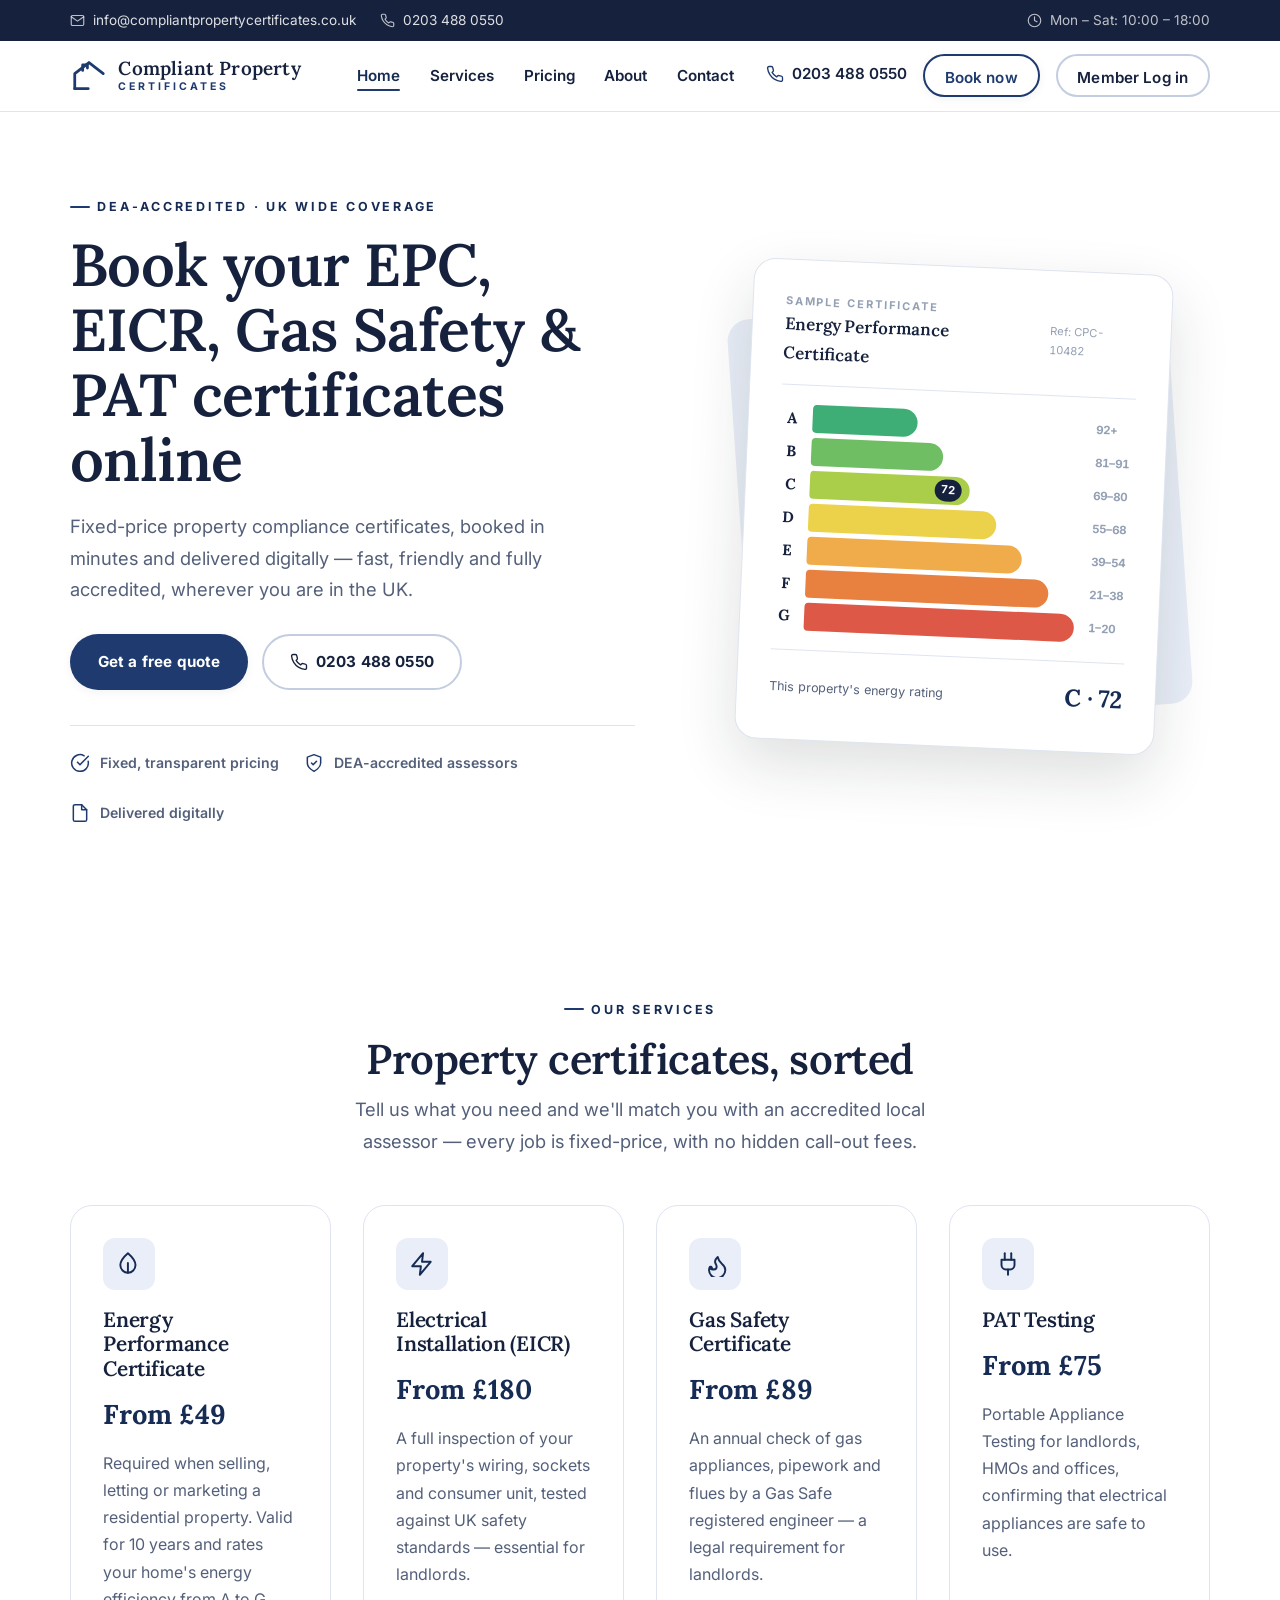
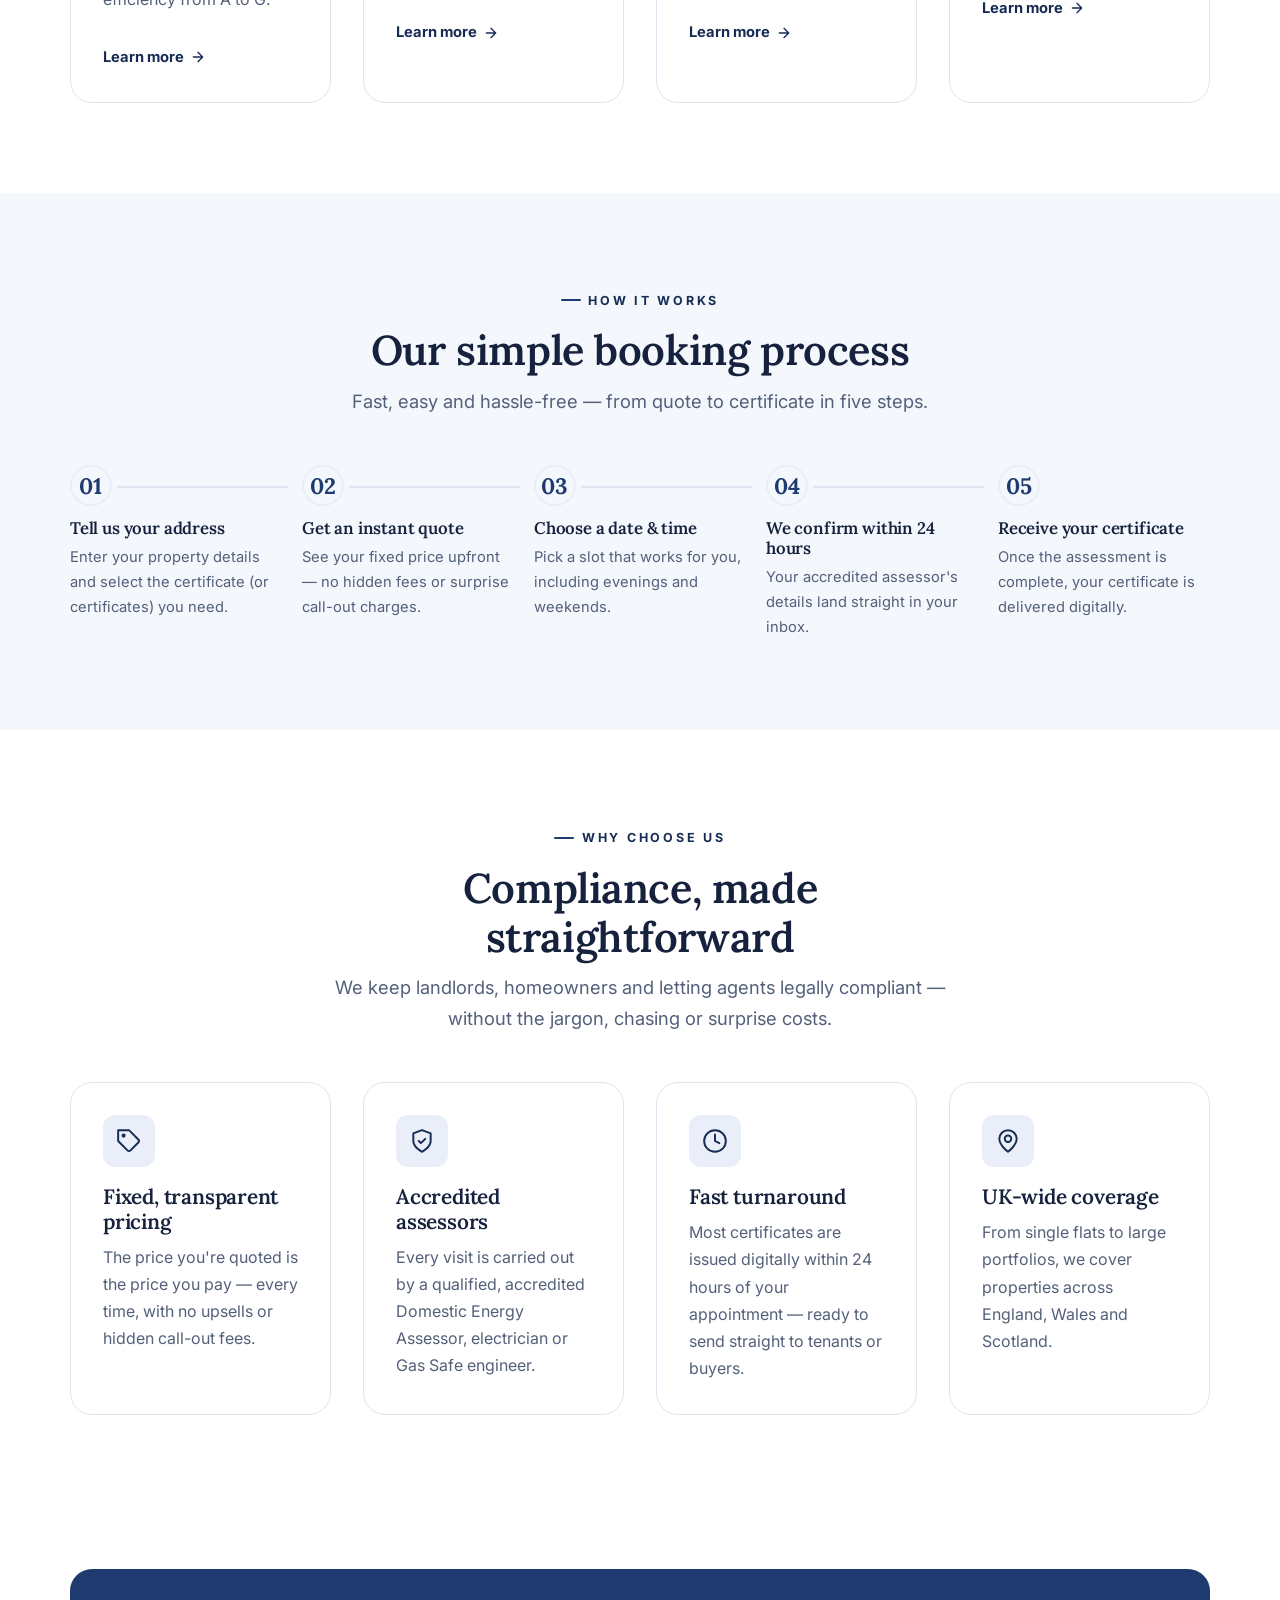
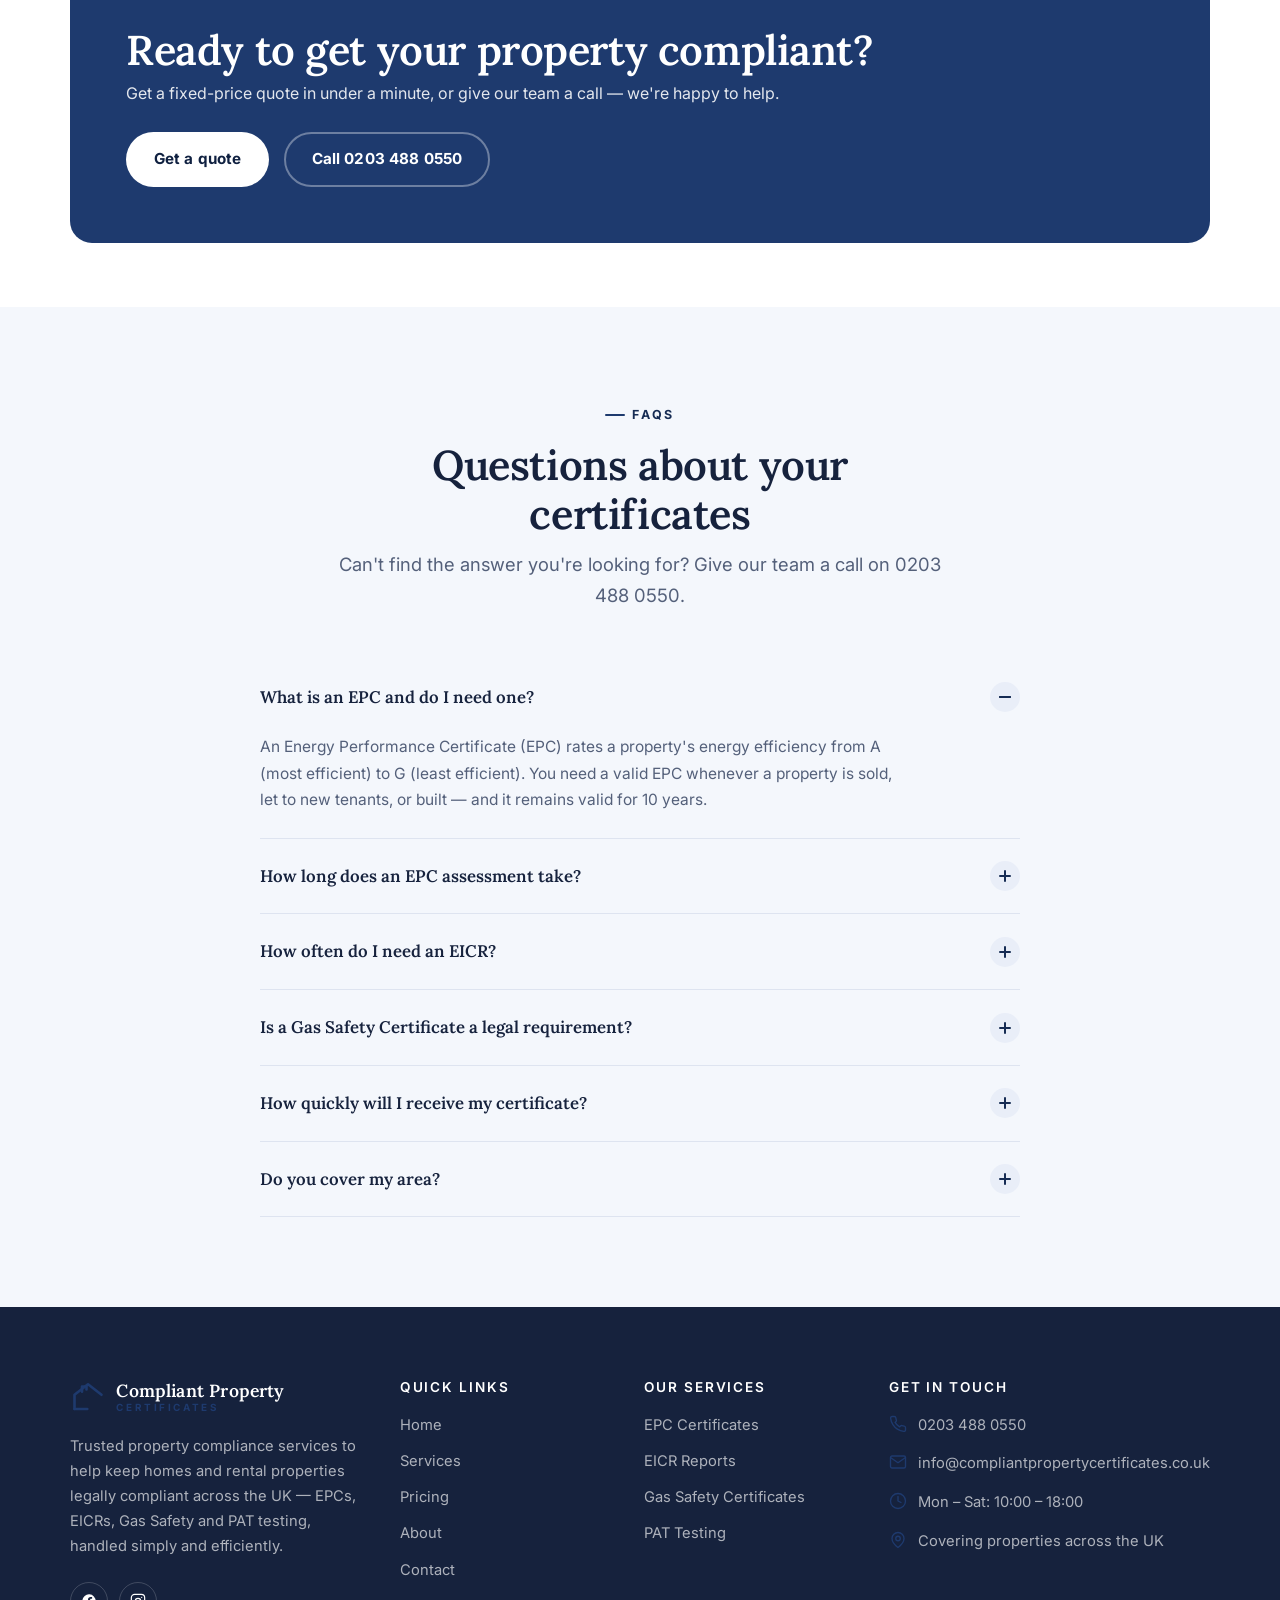
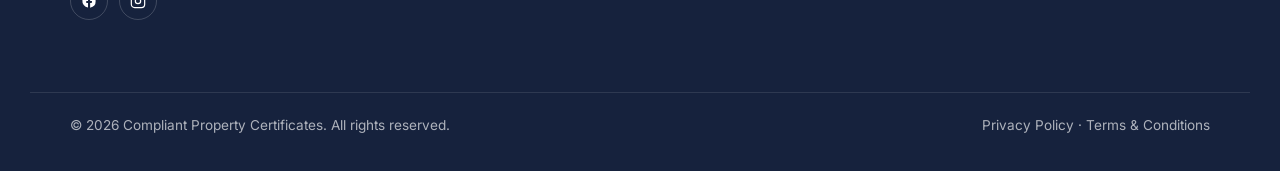
<file: index.html>
<!DOCTYPE html>
<html lang="en">
<head>
  <meta charset="UTF-8">
  <meta name="viewport" content="width=device-width, initial-scale=1.0">
  <title>Compliant Property Certificates | EPC, EICR, Gas Safety & PAT — UK</title>
  <meta name="description" content="Book fixed-price EPC, EICR, Gas Safety (CP12) and PAT testing certificates online. DEA-accredited assessors, fast digital delivery, covering properties across the UK.">

  <link rel="icon" type="image/svg+xml" href="data:image/svg+xml,%3Csvg xmlns='http://www.w3.org/2000/svg' viewBox='0 0 48 48'%3E%3Cpath d='M6 40V21L24 7l18 14' stroke='%231E3A6E' stroke-width='4' fill='none' stroke-linecap='round' stroke-linejoin='round'/%3E%3Cpath d='M16 17v-7h6v4' stroke='%231E3A6E' stroke-width='4' fill='none' stroke-linecap='round' stroke-linejoin='round'/%3E%3Cpath d='M6 40h17' stroke='%231E3A6E' stroke-width='4' fill='none' stroke-linecap='round' stroke-linejoin='round'/%3E%3C/svg%3E">

  <link rel="preconnect" href="https://fonts.googleapis.com">
  <link rel="preconnect" href="https://fonts.gstatic.com" crossorigin>
  <link href="https://fonts.googleapis.com/css2?family=Inter:wght@400;500;600;700;800&family=Lora:ital,wght@0,500;0,600;0,700;1,500&display=swap" rel="stylesheet">

  <link rel="stylesheet" href="css/style.css">
</head>
<body>

  <!-- ============ TOP BAR ============ -->
  <div class="topbar">
    <div class="container">
      <ul class="topbar-links">
        <li>
          <svg viewBox="0 0 24 24" fill="none" stroke="currentColor" stroke-width="1.8" stroke-linecap="round" stroke-linejoin="round" width="15" height="15" aria-hidden="true"><rect x="2" y="4" width="20" height="16" rx="2"/><path d="m22 6-10 7L2 6"/></svg>
          <a href="mailto:info@compliantpropertycertificates.co.uk">info@compliantpropertycertificates.co.uk</a>
        </li>
        <li>
          <svg viewBox="0 0 24 24" fill="none" stroke="currentColor" stroke-width="1.8" stroke-linecap="round" stroke-linejoin="round" width="15" height="15" aria-hidden="true"><path d="M22 16.92v3a2 2 0 0 1-2.18 2 19.79 19.79 0 0 1-8.63-3.07 19.5 19.5 0 0 1-6-6 19.79 19.79 0 0 1-3.07-8.67A2 2 0 0 1 4.11 2h3a2 2 0 0 1 2 1.72c.127.96.361 1.903.7 2.81a2 2 0 0 1-.45 2.11L8.09 9.91a16 16 0 0 0 6 6l1.27-1.27a2 2 0 0 1 2.11-.45c.907.339 1.85.573 2.81.7A2 2 0 0 1 22 16.92Z"/></svg>
          <a href="tel:02034880550">0203 488 0550</a>
        </li>
      </ul>
      <div class="topbar-schedule">
        <svg viewBox="0 0 24 24" fill="none" stroke="currentColor" stroke-width="1.8" stroke-linecap="round" stroke-linejoin="round" width="15" height="15" aria-hidden="true"><circle cx="12" cy="12" r="10"/><path d="M12 6v6l4 2"/></svg>
        Mon – Sat: 10:00 – 18:00
      </div>
    </div>
  </div>

  <!-- ============ HEADER ============ -->
  <header class="site-header">
    <div class="container">
      <a href="index.html" class="logo">
        <svg viewBox="0 0 48 48" fill="none" xmlns="http://www.w3.org/2000/svg" aria-hidden="true">
          <path d="M6 40V21L24 7l18 14" stroke="#1E3A6E" stroke-width="3.5" stroke-linecap="round" stroke-linejoin="round"/>
          <path d="M16 17v-7h6v4" stroke="#1E3A6E" stroke-width="3.5" stroke-linecap="round" stroke-linejoin="round"/>
          <path d="M6 40h17" stroke="#1E3A6E" stroke-width="3.5" stroke-linecap="round" stroke-linejoin="round"/>
        </svg>
        <span class="logo-text">
          <span class="l1">Compliant Property</span>
          <span class="l2">Certificates</span>
        </span>
      </a>

      <nav class="main-nav" id="main-nav">
        <ul>
          <li><a href="index.html" class="active">Home</a></li>
          <li><a href="services.html">Services</a></li>
          <li><a href="pricing.html">Pricing</a></li>
          <li><a href="about.html">About</a></li>
          <li><a href="contact.html">Contact</a></li>
        </ul>
        <div class="header-cta">
          <a href="tel:02034880550" class="header-phone">
            <svg viewBox="0 0 24 24" fill="none" stroke="currentColor" stroke-width="1.8" stroke-linecap="round" stroke-linejoin="round" aria-hidden="true"><path d="M22 16.92v3a2 2 0 0 1-2.18 2 19.79 19.79 0 0 1-8.63-3.07 19.5 19.5 0 0 1-6-6 19.79 19.79 0 0 1-3.07-8.67A2 2 0 0 1 4.11 2h3a2 2 0 0 1 2 1.72c.127.96.361 1.903.7 2.81a2 2 0 0 1-.45 2.11L8.09 9.91a16 16 0 0 0 6 6l1.27-1.27a2 2 0 0 1 2.11-.45c.907.339 1.85.573 2.81.7A2 2 0 0 1 22 16.92Z"/></svg>
            0203 488 0550
          </a>
          <a href="contact.html#book" class="btn btn-primary btn-sm">Book now</a>
          <a href="login.html" class="btn btn-outline btn-sm">Member Log in</a>
        </div>
      </nav>

      <button class="nav-toggle" aria-label="Toggle navigation" aria-expanded="false" aria-controls="main-nav">
        <svg class="icon-menu" viewBox="0 0 24 24" fill="none" stroke="currentColor" stroke-width="2" stroke-linecap="round" stroke-linejoin="round" aria-hidden="true"><path d="M3 12h18M3 6h18M3 18h18"/></svg>
        <svg class="icon-close" viewBox="0 0 24 24" fill="none" stroke="currentColor" stroke-width="2" stroke-linecap="round" stroke-linejoin="round" aria-hidden="true"><path d="M18 6 6 18M6 6l12 12"/></svg>
      </button>
    </div>
  </header>

  <main>
    <!-- ============ HERO ============ -->
    <section class="hero">
      <div class="container">
        <div class="hero-content">
          <p class="eyebrow">DEA-Accredited · UK Wide Coverage</p>
          <h1>Book your EPC, EICR, Gas Safety &amp; PAT certificates online</h1>
          <p class="lede">Fixed-price property compliance certificates, booked in minutes and delivered digitally — fast, friendly and fully accredited, wherever you are in the UK.</p>
          <div class="hero-actions">
            <a href="contact.html" class="btn btn-primary">Get a free quote</a>
            <a href="tel:02034880550" class="btn btn-outline">
              <svg viewBox="0 0 24 24" fill="none" stroke="currentColor" stroke-width="1.8" stroke-linecap="round" stroke-linejoin="round" width="18" height="18" aria-hidden="true"><path d="M22 16.92v3a2 2 0 0 1-2.18 2 19.79 19.79 0 0 1-8.63-3.07 19.5 19.5 0 0 1-6-6 19.79 19.79 0 0 1-3.07-8.67A2 2 0 0 1 4.11 2h3a2 2 0 0 1 2 1.72c.127.96.361 1.903.7 2.81a2 2 0 0 1-.45 2.11L8.09 9.91a16 16 0 0 0 6 6l1.27-1.27a2 2 0 0 1 2.11-.45c.907.339 1.85.573 2.81.7A2 2 0 0 1 22 16.92Z"/></svg>
              0203 488 0550
            </a>
          </div>
          <div class="hero-trust">
            <div class="item">
              <svg viewBox="0 0 24 24" fill="none" stroke="currentColor" stroke-width="1.8" stroke-linecap="round" stroke-linejoin="round" aria-hidden="true"><path d="M21.801 10A10 10 0 1 1 17 3.335"/><path d="m9 11 3 3L22 4"/></svg>
              Fixed, transparent pricing
            </div>
            <div class="item">
              <svg viewBox="0 0 24 24" fill="none" stroke="currentColor" stroke-width="1.8" stroke-linecap="round" stroke-linejoin="round" aria-hidden="true"><path d="M12 22s8-4 8-10V5l-8-3-8 3v7c0 6 8 10 8 10Z"/><path d="m9 12 2 2 4-4"/></svg>
              DEA-accredited assessors
            </div>
            <div class="item">
              <svg viewBox="0 0 24 24" fill="none" stroke="currentColor" stroke-width="1.8" stroke-linecap="round" stroke-linejoin="round" aria-hidden="true"><path d="M14 2H6a2 2 0 0 0-2 2v16a2 2 0 0 0 2 2h12a2 2 0 0 0 2-2V8Z"/><path d="M14 2v6h6"/></svg>
              Delivered digitally
            </div>
          </div>
        </div>

        <div class="epc-card-wrap">
          <div class="epc-card">
            <div class="epc-card-head">
              <div>
                <div class="tag">Sample Certificate</div>
                <div class="title">Energy Performance Certificate</div>
              </div>
              <div class="ref">Ref: CPC-10482</div>
            </div>
            <div class="epc-scale">
              <div class="epc-row" data-band="a"><span class="letter">A</span><span class="bar"></span><span class="range">92+</span></div>
              <div class="epc-row" data-band="b"><span class="letter">B</span><span class="bar"></span><span class="range">81–91</span></div>
              <div class="epc-row current" data-band="c"><span class="letter">C</span><span class="bar" data-value="72"></span><span class="range">69–80</span></div>
              <div class="epc-row" data-band="d"><span class="letter">D</span><span class="bar"></span><span class="range">55–68</span></div>
              <div class="epc-row" data-band="e"><span class="letter">E</span><span class="bar"></span><span class="range">39–54</span></div>
              <div class="epc-row" data-band="f"><span class="letter">F</span><span class="bar"></span><span class="range">21–38</span></div>
              <div class="epc-row" data-band="g"><span class="letter">G</span><span class="bar"></span><span class="range">1–20</span></div>
            </div>
            <div class="epc-card-foot">
              <span class="label">This property's energy rating</span>
              <span class="score">C · 72</span>
            </div>
          </div>
        </div>
      </div>
    </section>

    <!-- ============ SERVICES ============ -->
    <section id="services">
      <div class="container">
        <div class="section-head center">
          <p class="eyebrow">Our Services</p>
          <h2>Property certificates, sorted</h2>
          <p class="lede">Tell us what you need and we'll match you with an accredited local assessor — every job is fixed-price, with no hidden call-out fees.</p>
        </div>

        <div class="grid grid-auto">
          <div class="card reveal">
            <div class="icon-tile">
              <svg viewBox="0 0 24 24" fill="none" stroke="currentColor" stroke-width="1.8" stroke-linecap="round" stroke-linejoin="round" aria-hidden="true"><path d="M11 20A7 7 0 0 1 4 13c0-5 7-11 7-11s7 6 7 11a7 7 0 0 1-7 7Z"/><path d="M11 20v-9"/></svg>
            </div>
            <h3>Energy Performance Certificate</h3>
            <div class="price">From £49</div>
            <p>Required when selling, letting or marketing a residential property. Valid for 10 years and rates your home's energy efficiency from A to G.</p>
            <a href="services.html#epc" class="card-link">
              Learn more
              <svg viewBox="0 0 24 24" fill="none" stroke="currentColor" stroke-width="2" stroke-linecap="round" stroke-linejoin="round" aria-hidden="true"><path d="M5 12h14M12 5l7 7-7 7"/></svg>
            </a>
          </div>

          <div class="card reveal">
            <div class="icon-tile">
              <svg viewBox="0 0 24 24" fill="none" stroke="currentColor" stroke-width="1.8" stroke-linecap="round" stroke-linejoin="round" aria-hidden="true"><path d="M13 2 3 14h8l-1 8 10-12h-8z"/></svg>
            </div>
            <h3>Electrical Installation (EICR)</h3>
            <div class="price">From £180</div>
            <p>A full inspection of your property's wiring, sockets and consumer unit, tested against UK safety standards — essential for landlords.</p>
            <a href="services.html#eicr" class="card-link">
              Learn more
              <svg viewBox="0 0 24 24" fill="none" stroke="currentColor" stroke-width="2" stroke-linecap="round" stroke-linejoin="round" aria-hidden="true"><path d="M5 12h14M12 5l7 7-7 7"/></svg>
            </a>
          </div>

          <div class="card reveal">
            <div class="icon-tile">
              <svg viewBox="0 0 24 24" fill="none" stroke="currentColor" stroke-width="1.8" stroke-linecap="round" stroke-linejoin="round" aria-hidden="true"><path d="M8.5 14.5A2.5 2.5 0 0 0 11 17a2.5 2.5 0 0 0 2.5-2.5c0-1.38-.5-2-1-3-1.072-2.143-.224-4.054 2-6 .5 2.5 2 4.9 4 6.5 2 1.6 3 3.5 3 5.5a7.5 7.5 0 1 1-15 0c0-1.153.433-2.294 1-3a2.5 2.5 0 0 0 2.5 2.5z"/></svg>
            </div>
            <h3>Gas Safety Certificate</h3>
            <div class="price">From £89</div>
            <p>An annual check of gas appliances, pipework and flues by a Gas Safe registered engineer — a legal requirement for landlords.</p>
            <a href="services.html#gas-safety" class="card-link">
              Learn more
              <svg viewBox="0 0 24 24" fill="none" stroke="currentColor" stroke-width="2" stroke-linecap="round" stroke-linejoin="round" aria-hidden="true"><path d="M5 12h14M12 5l7 7-7 7"/></svg>
            </a>
          </div>

          <div class="card reveal">
            <div class="icon-tile">
              <svg viewBox="0 0 24 24" fill="none" stroke="currentColor" stroke-width="1.8" stroke-linecap="round" stroke-linejoin="round" aria-hidden="true"><path d="M12 22v-5"/><path d="M9 8V2"/><path d="M15 8V2"/><path d="M18 8v5a4 4 0 0 1-4 4h-4a4 4 0 0 1-4-4V8Z"/></svg>
            </div>
            <h3>PAT Testing</h3>
            <div class="price">From £75</div>
            <p>Portable Appliance Testing for landlords, HMOs and offices, confirming that electrical appliances are safe to use.</p>
            <a href="services.html#pat" class="card-link">
              Learn more
              <svg viewBox="0 0 24 24" fill="none" stroke="currentColor" stroke-width="2" stroke-linecap="round" stroke-linejoin="round" aria-hidden="true"><path d="M5 12h14M12 5l7 7-7 7"/></svg>
            </a>
          </div>
        </div>
      </div>
    </section>

    <!-- ============ PROCESS ============ -->
    <section class="bg-pale" id="how-it-works">
      <div class="container">
        <div class="section-head center">
          <p class="eyebrow">How It Works</p>
          <h2>Our simple booking process</h2>
          <p class="lede">Fast, easy and hassle-free — from quote to certificate in five steps.</p>
        </div>

        <div class="process-list">
          <div class="process-step reveal">
            <h3>Tell us your address</h3>
            <p>Enter your property details and select the certificate (or certificates) you need.</p>
          </div>
          <div class="process-step reveal">
            <h3>Get an instant quote</h3>
            <p>See your fixed price upfront — no hidden fees or surprise call-out charges.</p>
          </div>
          <div class="process-step reveal">
            <h3>Choose a date &amp; time</h3>
            <p>Pick a slot that works for you, including evenings and weekends.</p>
          </div>
          <div class="process-step reveal">
            <h3>We confirm within 24 hours</h3>
            <p>Your accredited assessor's details land straight in your inbox.</p>
          </div>
          <div class="process-step reveal">
            <h3>Receive your certificate</h3>
            <p>Once the assessment is complete, your certificate is delivered digitally.</p>
          </div>
        </div>
      </div>
    </section>

    <!-- ============ WHY CHOOSE US ============ -->
    <section id="why-us">
      <div class="container">
        <div class="section-head center">
          <p class="eyebrow">Why Choose Us</p>
          <h2>Compliance, made straightforward</h2>
          <p class="lede">We keep landlords, homeowners and letting agents legally compliant — without the jargon, chasing or surprise costs.</p>
        </div>

        <div class="grid grid-auto">
          <div class="card reveal">
            <div class="icon-tile">
              <svg viewBox="0 0 24 24" fill="none" stroke="currentColor" stroke-width="1.8" stroke-linecap="round" stroke-linejoin="round" aria-hidden="true"><path d="M20.59 13.41 13.41 20.6a2 2 0 0 1-2.83 0L2 12V2h10l8.59 8.59a2 2 0 0 1 0 2.82Z"/><circle cx="7" cy="7" r="1"/></svg>
            </div>
            <h3>Fixed, transparent pricing</h3>
            <p>The price you're quoted is the price you pay — every time, with no upsells or hidden call-out fees.</p>
          </div>

          <div class="card reveal">
            <div class="icon-tile">
              <svg viewBox="0 0 24 24" fill="none" stroke="currentColor" stroke-width="1.8" stroke-linecap="round" stroke-linejoin="round" aria-hidden="true"><path d="M12 22s8-4 8-10V5l-8-3-8 3v7c0 6 8 10 8 10Z"/><path d="m9 12 2 2 4-4"/></svg>
            </div>
            <h3>Accredited assessors</h3>
            <p>Every visit is carried out by a qualified, accredited Domestic Energy Assessor, electrician or Gas Safe engineer.</p>
          </div>

          <div class="card reveal">
            <div class="icon-tile">
              <svg viewBox="0 0 24 24" fill="none" stroke="currentColor" stroke-width="1.8" stroke-linecap="round" stroke-linejoin="round" aria-hidden="true"><circle cx="12" cy="12" r="10"/><path d="M12 6v6l4 2"/></svg>
            </div>
            <h3>Fast turnaround</h3>
            <p>Most certificates are issued digitally within 24 hours of your appointment — ready to send straight to tenants or buyers.</p>
          </div>

          <div class="card reveal">
            <div class="icon-tile">
              <svg viewBox="0 0 24 24" fill="none" stroke="currentColor" stroke-width="1.8" stroke-linecap="round" stroke-linejoin="round" aria-hidden="true"><path d="M20 10c0 6-8 12-8 12s-8-6-8-12a8 8 0 0 1 16 0Z"/><circle cx="12" cy="10" r="3"/></svg>
            </div>
            <h3>UK-wide coverage</h3>
            <p>From single flats to large portfolios, we cover properties across England, Wales and Scotland.</p>
          </div>
        </div>
      </div>
    </section>

    <!-- ============ CTA BAND ============ -->
    <section class="section-tight">
      <div class="container">
        <div class="cta-band reveal">
          <div>
            <h2>Ready to get your property compliant?</h2>
            <p>Get a fixed-price quote in under a minute, or give our team a call — we're happy to help.</p>
          </div>
          <div class="cta-actions">
            <a href="contact.html" class="btn btn-light">Get a quote</a>
            <a href="tel:02034880550" class="btn btn-on-dark">Call 0203 488 0550</a>
          </div>
        </div>
      </div>
    </section>

    <!-- ============ FAQ ============ -->
    <section class="bg-pale" id="faq">
      <div class="container">
        <div class="section-head center">
          <p class="eyebrow">FAQs</p>
          <h2>Questions about your certificates</h2>
          <p class="lede">Can't find the answer you're looking for? Give our team a call on 0203 488 0550.</p>
        </div>

        <div class="faq-list">
          <details class="faq-item" open>
            <summary>What is an EPC and do I need one?<span class="icon"></span></summary>
            <div class="faq-body">
              <p>An Energy Performance Certificate (EPC) rates a property's energy efficiency from A (most efficient) to G (least efficient). You need a valid EPC whenever a property is sold, let to new tenants, or built — and it remains valid for 10 years.</p>
            </div>
          </details>

          <details class="faq-item">
            <summary>How long does an EPC assessment take?<span class="icon"></span></summary>
            <div class="faq-body">
              <p>Most domestic assessments take between 30 and 60 minutes, depending on the size and layout of the property. Your assessor will look at insulation, heating, windows and lighting to calculate your rating.</p>
            </div>
          </details>

          <details class="faq-item">
            <summary>How often do I need an EICR?<span class="icon"></span></summary>
            <div class="faq-body">
              <p>Landlords in England are required to have the electrical installation in a rental property inspected at least every 5 years, or sooner if recommended in a previous report. Homeowners aren't legally required to have one, but it's good practice every 10 years.</p>
            </div>
          </details>

          <details class="faq-item">
            <summary>Is a Gas Safety Certificate a legal requirement?<span class="icon"></span></summary>
            <div class="faq-body">
              <p>Yes. If your rental property has gas appliances, pipework or a flue, landlords must have them checked every 12 months by a Gas Safe registered engineer, and provide tenants with a copy of the certificate (also known as a CP12).</p>
            </div>
          </details>

          <details class="faq-item">
            <summary>How quickly will I receive my certificate?<span class="icon"></span></summary>
            <div class="faq-body">
              <p>Once your assessment is complete, most certificates are processed and emailed to you digitally within 24 hours, ready to pass on to tenants, buyers or letting agents.</p>
            </div>
          </details>

          <details class="faq-item">
            <summary>Do you cover my area?<span class="icon"></span></summary>
            <div class="faq-body">
              <p>We work with accredited assessors across England, Wales and Scotland. Enter your postcode when you request a quote and we'll confirm availability for your area straight away.</p>
            </div>
          </details>
        </div>
      </div>
    </section>
  </main>

  <!-- ============ FOOTER ============ -->
  <footer class="site-footer">
    <div class="container footer-top">
      <div class="footer-about">
        <div class="footer-logo">
          <svg viewBox="0 0 48 48" fill="none" xmlns="http://www.w3.org/2000/svg" aria-hidden="true">
            <path d="M6 40V21L24 7l18 14" stroke="#1E3A6E" stroke-width="3.5" stroke-linecap="round" stroke-linejoin="round"/>
            <path d="M16 17v-7h6v4" stroke="#1E3A6E" stroke-width="3.5" stroke-linecap="round" stroke-linejoin="round"/>
            <path d="M6 40h17" stroke="#1E3A6E" stroke-width="3.5" stroke-linecap="round" stroke-linejoin="round"/>
          </svg>
          <span class="logo-text">
            <span class="l1">Compliant Property</span>
            <span class="l2">Certificates</span>
          </span>
        </div>
        <p>Trusted property compliance services to help keep homes and rental properties legally compliant across the UK — EPCs, EICRs, Gas Safety and PAT testing, handled simply and efficiently.</p>
        <div class="footer-social">
          <a href="#" aria-label="Facebook">
            <svg viewBox="0 0 24 24" fill="currentColor" aria-hidden="true"><path d="M22 12a10 10 0 1 0-11.5 9.87v-6.99H7.9v-2.88h2.6V9.84c0-2.57 1.53-3.99 3.87-3.99 1.12 0 2.3.2 2.3.2v2.53h-1.3c-1.27 0-1.67.79-1.67 1.6v1.92h2.85l-.46 2.88h-2.39v6.99A10 10 0 0 0 22 12Z"/></svg>
          </a>
          <a href="#" aria-label="Instagram">
            <svg viewBox="0 0 24 24" fill="none" stroke="currentColor" stroke-width="1.8" aria-hidden="true"><rect x="2" y="2" width="20" height="20" rx="5"/><circle cx="12" cy="12" r="4"/><circle cx="17.5" cy="6.5" r="1" fill="currentColor" stroke="none"/></svg>
          </a>
        </div>
      </div>

      <div>
        <h4>Quick Links</h4>
        <ul>
          <li><a href="index.html">Home</a></li>
          <li><a href="services.html">Services</a></li>
          <li><a href="pricing.html">Pricing</a></li>
          <li><a href="about.html">About</a></li>
          <li><a href="contact.html">Contact</a></li>
        </ul>
      </div>

      <div>
        <h4>Our Services</h4>
        <ul>
          <li><a href="services.html#epc">EPC Certificates</a></li>
          <li><a href="services.html#eicr">EICR Reports</a></li>
          <li><a href="services.html#gas-safety">Gas Safety Certificates</a></li>
          <li><a href="services.html#pat">PAT Testing</a></li>
        </ul>
      </div>

      <div>
        <h4>Get In Touch</h4>
        <div class="contact-line">
          <svg viewBox="0 0 24 24" fill="none" stroke="currentColor" stroke-width="1.8" stroke-linecap="round" stroke-linejoin="round" aria-hidden="true"><path d="M22 16.92v3a2 2 0 0 1-2.18 2 19.79 19.79 0 0 1-8.63-3.07 19.5 19.5 0 0 1-6-6 19.79 19.79 0 0 1-3.07-8.67A2 2 0 0 1 4.11 2h3a2 2 0 0 1 2 1.72c.127.96.361 1.903.7 2.81a2 2 0 0 1-.45 2.11L8.09 9.91a16 16 0 0 0 6 6l1.27-1.27a2 2 0 0 1 2.11-.45c.907.339 1.85.573 2.81.7A2 2 0 0 1 22 16.92Z"/></svg>
          <a href="tel:02034880550">0203 488 0550</a>
        </div>
        <div class="contact-line">
          <svg viewBox="0 0 24 24" fill="none" stroke="currentColor" stroke-width="1.8" stroke-linecap="round" stroke-linejoin="round" aria-hidden="true"><rect x="2" y="4" width="20" height="16" rx="2"/><path d="m22 6-10 7L2 6"/></svg>
          <a href="mailto:info@compliantpropertycertificates.co.uk">info@compliantpropertycertificates.co.uk</a>
        </div>
        <div class="contact-line">
          <svg viewBox="0 0 24 24" fill="none" stroke="currentColor" stroke-width="1.8" stroke-linecap="round" stroke-linejoin="round" aria-hidden="true"><circle cx="12" cy="12" r="10"/><path d="M12 6v6l4 2"/></svg>
          <span>Mon – Sat: 10:00 – 18:00</span>
        </div>
        <div class="contact-line">
          <svg viewBox="0 0 24 24" fill="none" stroke="currentColor" stroke-width="1.8" stroke-linecap="round" stroke-linejoin="round" aria-hidden="true"><path d="M20 10c0 6-8 12-8 12s-8-6-8-12a8 8 0 0 1 16 0Z"/><circle cx="12" cy="10" r="3"/></svg>
          <span>Covering properties across the UK</span>
        </div>
      </div>
    </div>

    <div class="container footer-bottom">
      <p>© <span class="current-year"></span> Compliant Property Certificates. All rights reserved.</p>
      <p><a href="privacy.html">Privacy Policy</a> · <a href="terms.html">Terms &amp; Conditions</a></p>
    </div>
  </footer>

  <script src="js/main.js"></script>
</body>
</html>
</file>
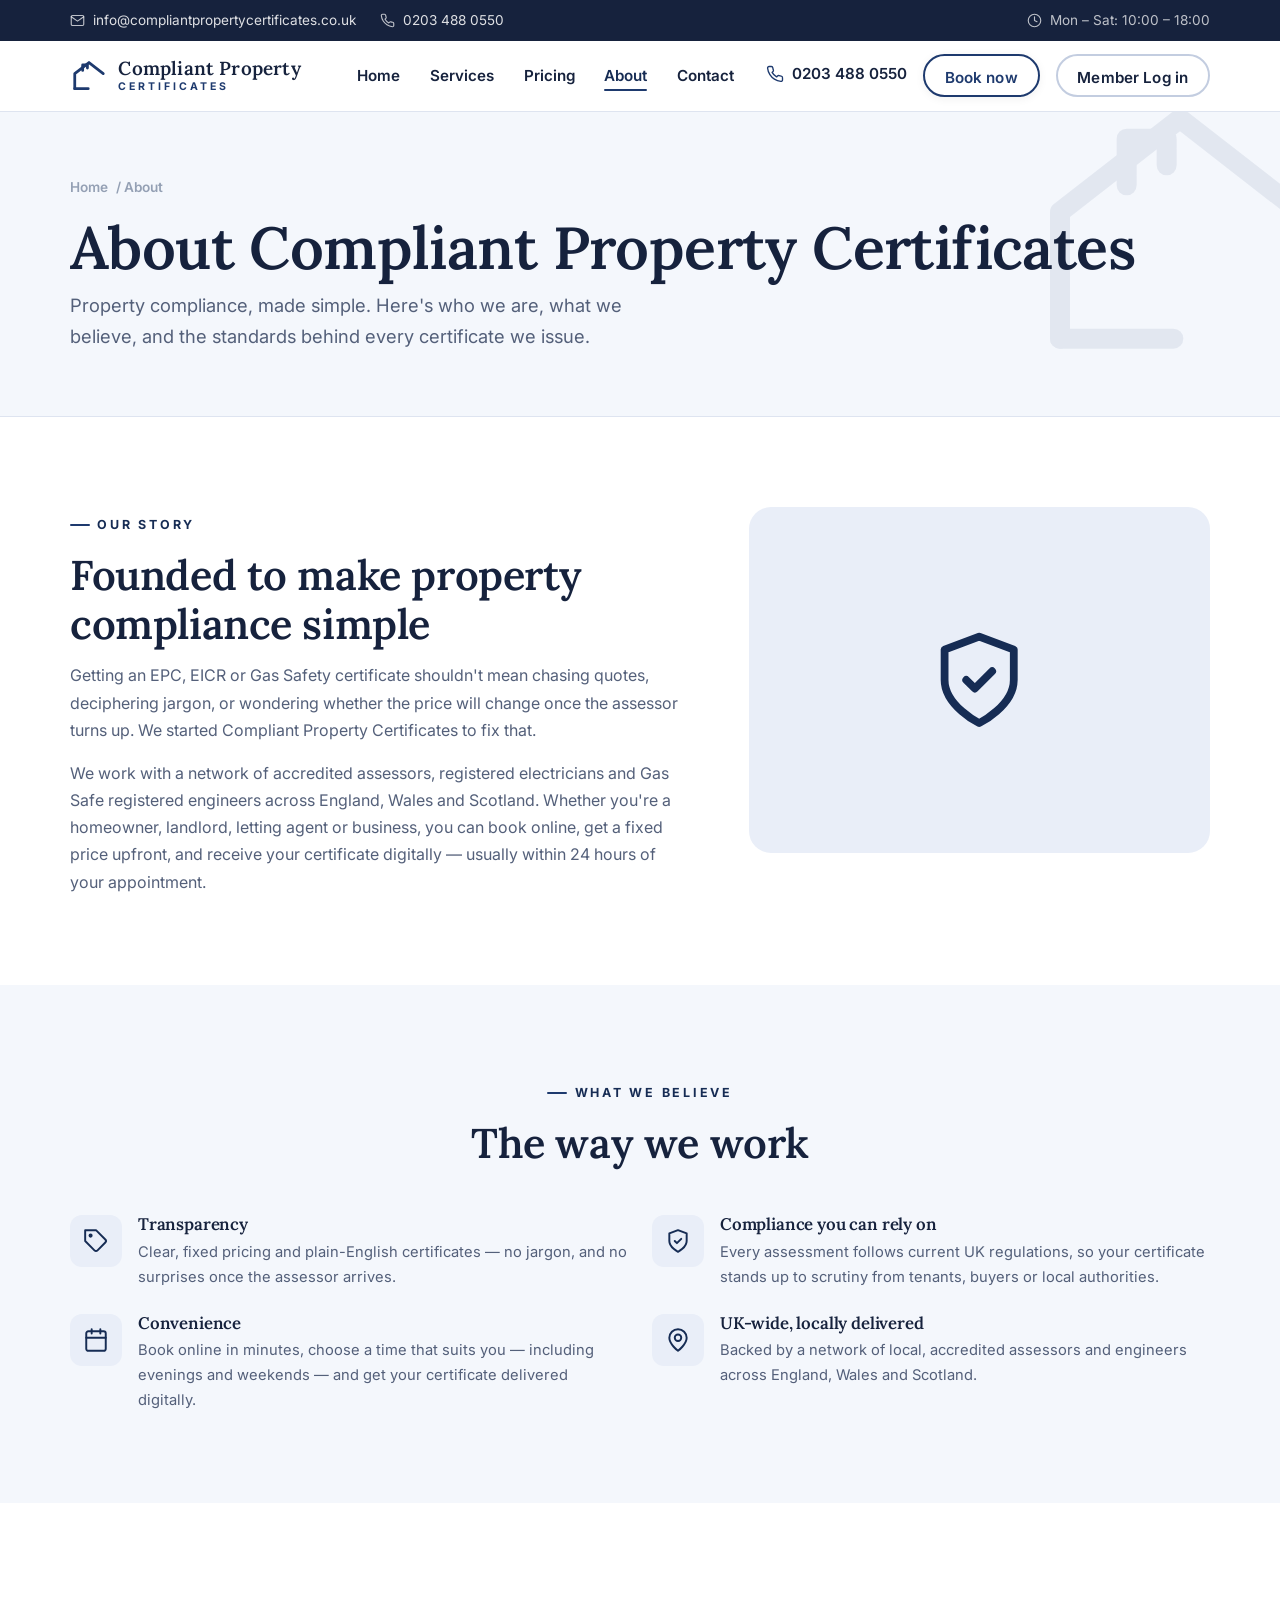
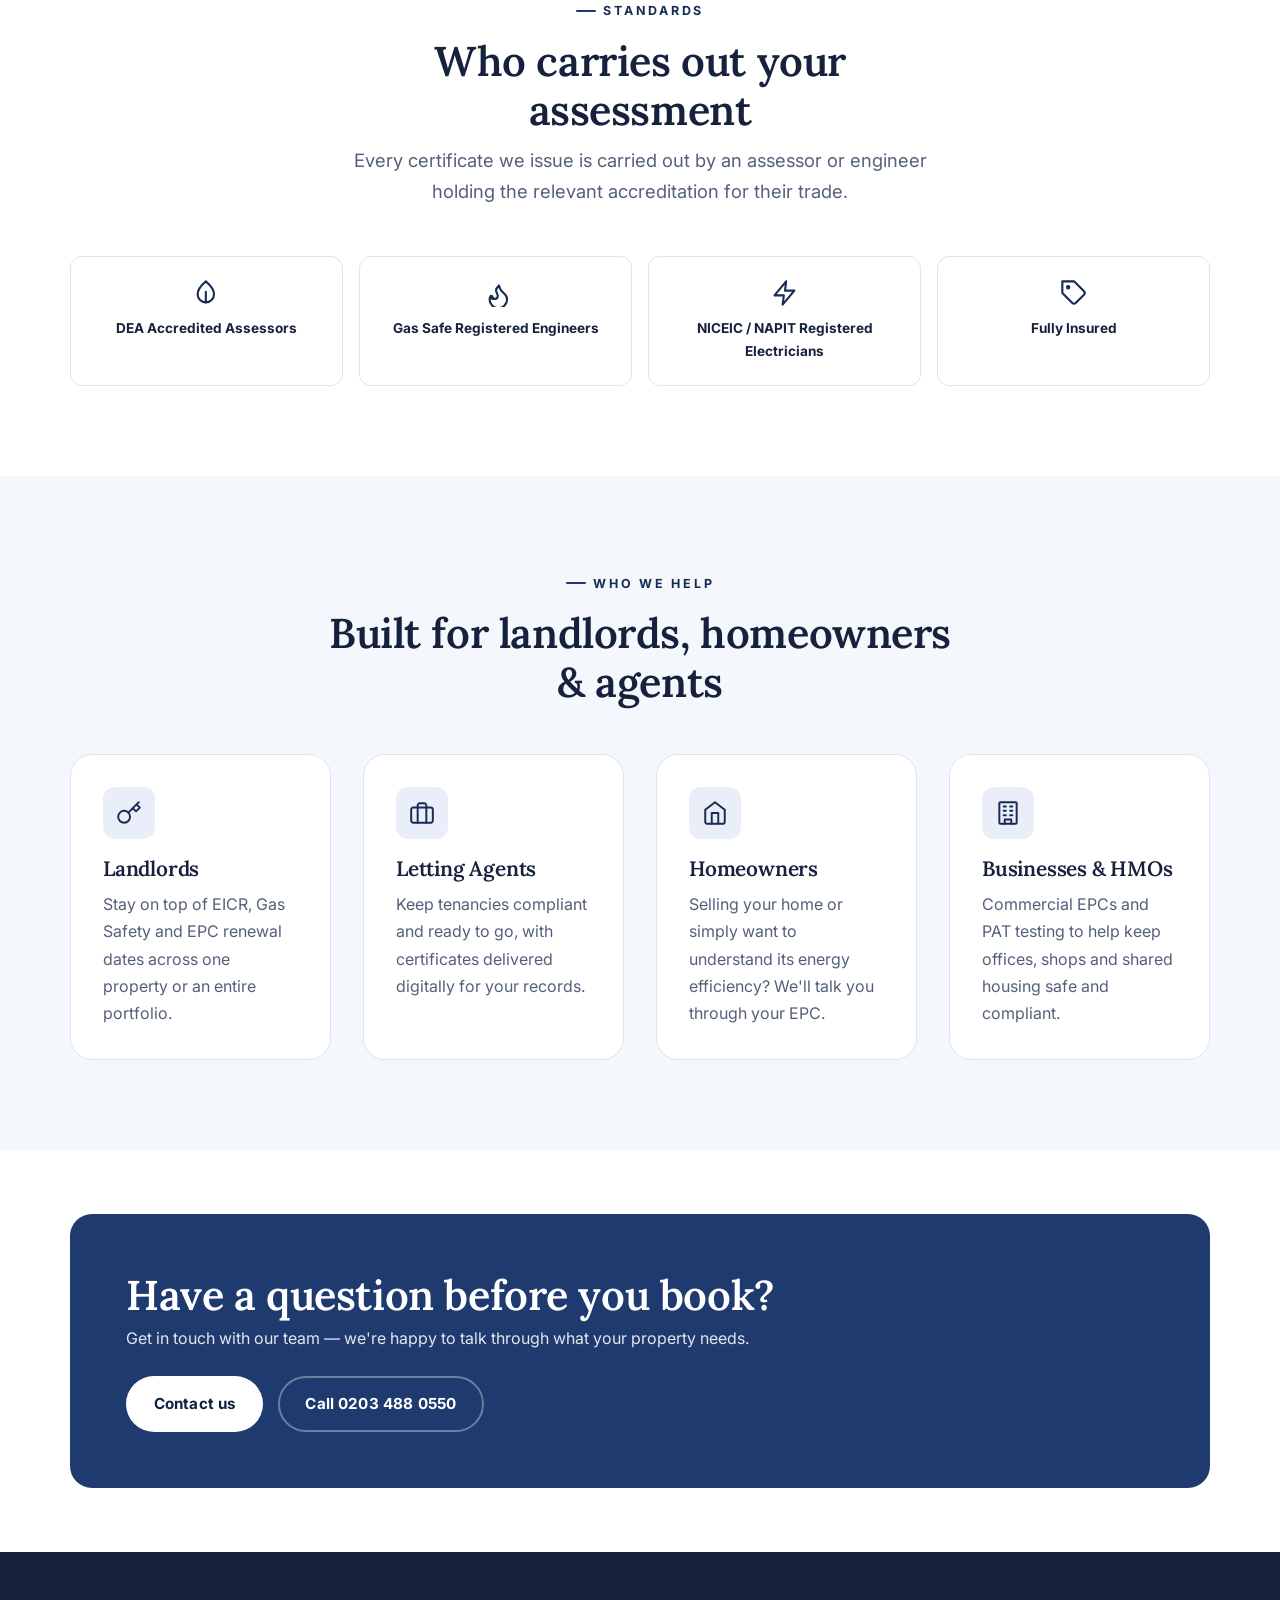
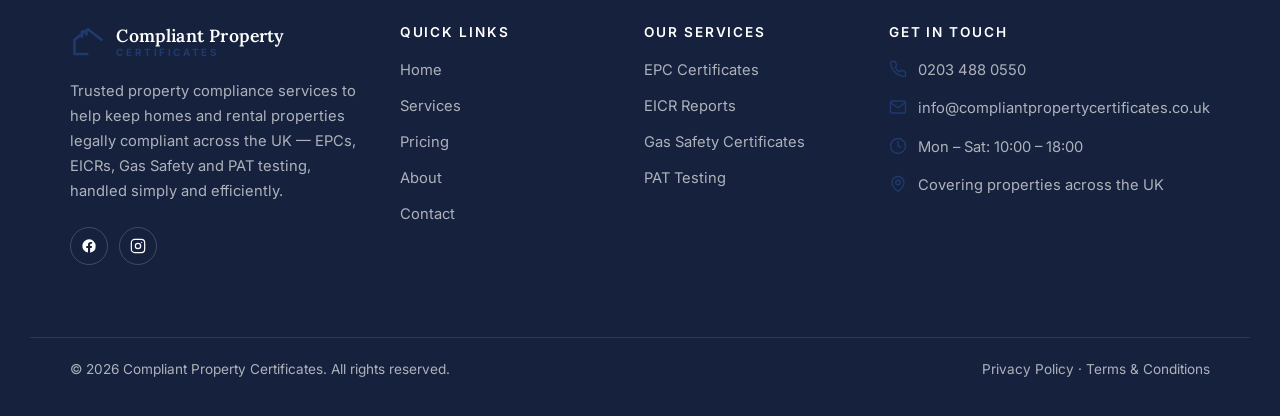
<file: about.html>
<!DOCTYPE html>
<html lang="en">
<head>
  <meta charset="UTF-8">
  <meta name="viewport" content="width=device-width, initial-scale=1.0">
  <title>About Us | Compliant Property Certificates</title>
  <meta name="description" content="Compliant Property Certificates helps landlords, homeowners and letting agents stay compliant with fixed-price EPC, EICR, Gas Safety and PAT certificates across the UK.">

  <link rel="icon" type="image/svg+xml" href="data:image/svg+xml,%3Csvg xmlns='http://www.w3.org/2000/svg' viewBox='0 0 48 48'%3E%3Cpath d='M6 40V21L24 7l18 14' stroke='%231E3A6E' stroke-width='4' fill='none' stroke-linecap='round' stroke-linejoin='round'/%3E%3Cpath d='M16 17v-7h6v4' stroke='%231E3A6E' stroke-width='4' fill='none' stroke-linecap='round' stroke-linejoin='round'/%3E%3Cpath d='M6 40h17' stroke='%231E3A6E' stroke-width='4' fill='none' stroke-linecap='round' stroke-linejoin='round'/%3E%3C/svg%3E">

  <link rel="preconnect" href="https://fonts.googleapis.com">
  <link rel="preconnect" href="https://fonts.gstatic.com" crossorigin>
  <link href="https://fonts.googleapis.com/css2?family=Inter:wght@400;500;600;700;800&family=Lora:ital,wght@0,500;0,600;0,700;1,500&display=swap" rel="stylesheet">

  <link rel="stylesheet" href="css/style.css">
</head>
<body>

  <!-- ============ TOP BAR ============ -->
  <div class="topbar">
    <div class="container">
      <ul class="topbar-links">
        <li>
          <svg viewBox="0 0 24 24" fill="none" stroke="currentColor" stroke-width="1.8" stroke-linecap="round" stroke-linejoin="round" width="15" height="15" aria-hidden="true"><rect x="2" y="4" width="20" height="16" rx="2"/><path d="m22 6-10 7L2 6"/></svg>
          <a href="mailto:info@compliantpropertycertificates.co.uk">info@compliantpropertycertificates.co.uk</a>
        </li>
        <li>
          <svg viewBox="0 0 24 24" fill="none" stroke="currentColor" stroke-width="1.8" stroke-linecap="round" stroke-linejoin="round" width="15" height="15" aria-hidden="true"><path d="M22 16.92v3a2 2 0 0 1-2.18 2 19.79 19.79 0 0 1-8.63-3.07 19.5 19.5 0 0 1-6-6 19.79 19.79 0 0 1-3.07-8.67A2 2 0 0 1 4.11 2h3a2 2 0 0 1 2 1.72c.127.96.361 1.903.7 2.81a2 2 0 0 1-.45 2.11L8.09 9.91a16 16 0 0 0 6 6l1.27-1.27a2 2 0 0 1 2.11-.45c.907.339 1.85.573 2.81.7A2 2 0 0 1 22 16.92Z"/></svg>
          <a href="tel:02034880550">0203 488 0550</a>
        </li>
      </ul>
      <div class="topbar-schedule">
        <svg viewBox="0 0 24 24" fill="none" stroke="currentColor" stroke-width="1.8" stroke-linecap="round" stroke-linejoin="round" width="15" height="15" aria-hidden="true"><circle cx="12" cy="12" r="10"/><path d="M12 6v6l4 2"/></svg>
        Mon – Sat: 10:00 – 18:00
      </div>
    </div>
  </div>

  <!-- ============ HEADER ============ -->
  <header class="site-header">
    <div class="container">
      <a href="index.html" class="logo">
        <svg viewBox="0 0 48 48" fill="none" xmlns="http://www.w3.org/2000/svg" aria-hidden="true">
          <path d="M6 40V21L24 7l18 14" stroke="#1E3A6E" stroke-width="3.5" stroke-linecap="round" stroke-linejoin="round"/>
          <path d="M16 17v-7h6v4" stroke="#1E3A6E" stroke-width="3.5" stroke-linecap="round" stroke-linejoin="round"/>
          <path d="M6 40h17" stroke="#1E3A6E" stroke-width="3.5" stroke-linecap="round" stroke-linejoin="round"/>
        </svg>
        <span class="logo-text">
          <span class="l1">Compliant Property</span>
          <span class="l2">Certificates</span>
        </span>
      </a>

      <nav class="main-nav" id="main-nav">
        <ul>
          <li><a href="index.html">Home</a></li>
          <li><a href="services.html">Services</a></li>
          <li><a href="pricing.html">Pricing</a></li>
          <li><a href="about.html" class="active">About</a></li>
          <li><a href="contact.html">Contact</a></li>
        </ul>
        <div class="header-cta">
          <a href="tel:02034880550" class="header-phone">
            <svg viewBox="0 0 24 24" fill="none" stroke="currentColor" stroke-width="1.8" stroke-linecap="round" stroke-linejoin="round" aria-hidden="true"><path d="M22 16.92v3a2 2 0 0 1-2.18 2 19.79 19.79 0 0 1-8.63-3.07 19.5 19.5 0 0 1-6-6 19.79 19.79 0 0 1-3.07-8.67A2 2 0 0 1 4.11 2h3a2 2 0 0 1 2 1.72c.127.96.361 1.903.7 2.81a2 2 0 0 1-.45 2.11L8.09 9.91a16 16 0 0 0 6 6l1.27-1.27a2 2 0 0 1 2.11-.45c.907.339 1.85.573 2.81.7A2 2 0 0 1 22 16.92Z"/></svg>
            0203 488 0550
          </a>
          <a href="contact.html#book" class="btn btn-primary btn-sm">Book now</a>
          <a href="login.html" class="btn btn-outline btn-sm">Member Log in</a>
        </div>
      </nav>

      <button class="nav-toggle" aria-label="Toggle navigation" aria-expanded="false" aria-controls="main-nav">
        <svg class="icon-menu" viewBox="0 0 24 24" fill="none" stroke="currentColor" stroke-width="2" stroke-linecap="round" stroke-linejoin="round" aria-hidden="true"><path d="M3 12h18M3 6h18M3 18h18"/></svg>
        <svg class="icon-close" viewBox="0 0 24 24" fill="none" stroke="currentColor" stroke-width="2" stroke-linecap="round" stroke-linejoin="round" aria-hidden="true"><path d="M18 6 6 18M6 6l12 12"/></svg>
      </button>
    </div>
  </header>

  <main>
    <!-- ============ PAGE HEADER ============ -->
    <div class="page-header">
      <svg class="roof-watermark" viewBox="0 0 48 48" fill="none" xmlns="http://www.w3.org/2000/svg" aria-hidden="true">
        <path d="M6 40V21L24 7l18 14" stroke="currentColor" stroke-width="3" stroke-linecap="round" stroke-linejoin="round"/>
        <path d="M16 17v-7h6v4" stroke="currentColor" stroke-width="3" stroke-linecap="round" stroke-linejoin="round"/>
        <path d="M6 40h17" stroke="currentColor" stroke-width="3" stroke-linecap="round" stroke-linejoin="round"/>
      </svg>
      <div class="container">
        <p class="breadcrumb"><a href="index.html">Home</a> / About</p>
        <h1>About Compliant Property Certificates</h1>
        <p class="lede" style="max-width: 620px;">Property compliance, made simple. Here's who we are, what we believe, and the standards behind every certificate we issue.</p>
      </div>
    </div>

    <!-- ============ OUR STORY ============ -->
    <section class="service-detail">
      <div class="container">
        <div class="service-text">
          <p class="eyebrow">Our Story</p>
          <h2>Founded to make property compliance simple</h2>
          <p>Getting an EPC, EICR or Gas Safety certificate shouldn't mean chasing quotes, deciphering jargon, or wondering whether the price will change once the assessor turns up. We started Compliant Property Certificates to fix that.</p>
          <p>We work with a network of accredited assessors, registered electricians and Gas Safe registered engineers across England, Wales and Scotland. Whether you're a homeowner, landlord, letting agent or business, you can book online, get a fixed price upfront, and receive your certificate digitally — usually within 24 hours of your appointment.</p>
        </div>
        <div class="service-visual" aria-hidden="true">
          <svg viewBox="0 0 24 24" fill="none" stroke="currentColor" stroke-width="1.8" stroke-linecap="round" stroke-linejoin="round"><path d="M12 22s8-4 8-10V5l-8-3-8 3v7c0 6 8 10 8 10Z"/><path d="m9 12 2 2 4-4"/></svg>
        </div>
      </div>
    </section>

    <!-- ============ VALUES ============ -->
    <section class="bg-pale">
      <div class="container">
        <div class="section-head center">
          <p class="eyebrow">What We Believe</p>
          <h2>The way we work</h2>
        </div>

        <div class="value-list">
          <div class="value-item reveal">
            <div class="icon-tile">
              <svg viewBox="0 0 24 24" fill="none" stroke="currentColor" stroke-width="1.8" stroke-linecap="round" stroke-linejoin="round" aria-hidden="true"><path d="M20.59 13.41 13.41 20.6a2 2 0 0 1-2.83 0L2 12V2h10l8.59 8.59a2 2 0 0 1 0 2.82Z"/><circle cx="7" cy="7" r="1"/></svg>
            </div>
            <div>
              <h3>Transparency</h3>
              <p>Clear, fixed pricing and plain-English certificates — no jargon, and no surprises once the assessor arrives.</p>
            </div>
          </div>

          <div class="value-item reveal">
            <div class="icon-tile">
              <svg viewBox="0 0 24 24" fill="none" stroke="currentColor" stroke-width="1.8" stroke-linecap="round" stroke-linejoin="round" aria-hidden="true"><path d="M12 22s8-4 8-10V5l-8-3-8 3v7c0 6 8 10 8 10Z"/><path d="m9 12 2 2 4-4"/></svg>
            </div>
            <div>
              <h3>Compliance you can rely on</h3>
              <p>Every assessment follows current UK regulations, so your certificate stands up to scrutiny from tenants, buyers or local authorities.</p>
            </div>
          </div>

          <div class="value-item reveal">
            <div class="icon-tile">
              <svg viewBox="0 0 24 24" fill="none" stroke="currentColor" stroke-width="1.8" stroke-linecap="round" stroke-linejoin="round" aria-hidden="true"><rect x="3" y="4" width="18" height="18" rx="2"/><path d="M16 2v4M8 2v4M3 10h18"/></svg>
            </div>
            <div>
              <h3>Convenience</h3>
              <p>Book online in minutes, choose a time that suits you — including evenings and weekends — and get your certificate delivered digitally.</p>
            </div>
          </div>

          <div class="value-item reveal">
            <div class="icon-tile">
              <svg viewBox="0 0 24 24" fill="none" stroke="currentColor" stroke-width="1.8" stroke-linecap="round" stroke-linejoin="round" aria-hidden="true"><path d="M20 10c0 6-8 12-8 12s-8-6-8-12a8 8 0 0 1 16 0Z"/><circle cx="12" cy="10" r="3"/></svg>
            </div>
            <div>
              <h3>UK-wide, locally delivered</h3>
              <p>Backed by a network of local, accredited assessors and engineers across England, Wales and Scotland.</p>
            </div>
          </div>
        </div>
      </div>
    </section>

    <!-- ============ STANDARDS / ACCREDITATION ============ -->
    <section>
      <div class="container">
        <div class="section-head center">
          <p class="eyebrow">Standards</p>
          <h2>Who carries out your assessment</h2>
          <p class="lede">Every certificate we issue is carried out by an assessor or engineer holding the relevant accreditation for their trade.</p>
        </div>

        <div class="accred-grid">
          <div class="accred-item reveal">
            <svg viewBox="0 0 24 24" fill="none" stroke="currentColor" stroke-width="1.8" stroke-linecap="round" stroke-linejoin="round" aria-hidden="true"><path d="M11 20A7 7 0 0 1 4 13c0-5 7-11 7-11s7 6 7 11a7 7 0 0 1-7 7Z"/><path d="M11 20v-9"/></svg>
            DEA Accredited Assessors
          </div>
          <div class="accred-item reveal">
            <svg viewBox="0 0 24 24" fill="none" stroke="currentColor" stroke-width="1.8" stroke-linecap="round" stroke-linejoin="round" aria-hidden="true"><path d="M8.5 14.5A2.5 2.5 0 0 0 11 17a2.5 2.5 0 0 0 2.5-2.5c0-1.38-.5-2-1-3-1.072-2.143-.224-4.054 2-6 .5 2.5 2 4.9 4 6.5 2 1.6 3 3.5 3 5.5a7.5 7.5 0 1 1-15 0c0-1.153.433-2.294 1-3a2.5 2.5 0 0 0 2.5 2.5z"/></svg>
            Gas Safe Registered Engineers
          </div>
          <div class="accred-item reveal">
            <svg viewBox="0 0 24 24" fill="none" stroke="currentColor" stroke-width="1.8" stroke-linecap="round" stroke-linejoin="round" aria-hidden="true"><path d="M13 2 3 14h8l-1 8 10-12h-8z"/></svg>
            NICEIC / NAPIT Registered Electricians
          </div>
          <div class="accred-item reveal">
            <svg viewBox="0 0 24 24" fill="none" stroke="currentColor" stroke-width="1.8" stroke-linecap="round" stroke-linejoin="round" aria-hidden="true"><path d="M20.59 13.41 13.41 20.6a2 2 0 0 1-2.83 0L2 12V2h10l8.59 8.59a2 2 0 0 1 0 2.82Z"/><circle cx="7" cy="7" r="1"/></svg>
            Fully Insured
          </div>
        </div>
      </div>
    </section>

    <!-- ============ WHO WE HELP ============ -->
    <section class="bg-pale">
      <div class="container">
        <div class="section-head center">
          <p class="eyebrow">Who We Help</p>
          <h2>Built for landlords, homeowners &amp; agents</h2>
        </div>

        <div class="grid grid-auto">
          <div class="card reveal">
            <div class="icon-tile">
              <svg viewBox="0 0 24 24" fill="none" stroke="currentColor" stroke-width="1.8" stroke-linecap="round" stroke-linejoin="round" aria-hidden="true"><circle cx="7.5" cy="15.5" r="5.5"/><path d="m21 2-9.6 9.6M15.5 7.5l3 3L22 7l-3-3"/></svg>
            </div>
            <h3>Landlords</h3>
            <p>Stay on top of EICR, Gas Safety and EPC renewal dates across one property or an entire portfolio.</p>
          </div>

          <div class="card reveal">
            <div class="icon-tile">
              <svg viewBox="0 0 24 24" fill="none" stroke="currentColor" stroke-width="1.8" stroke-linecap="round" stroke-linejoin="round" aria-hidden="true"><rect x="2" y="7" width="20" height="14" rx="2"/><path d="M16 21V5a2 2 0 0 0-2-2h-4a2 2 0 0 0-2 2v16"/></svg>
            </div>
            <h3>Letting Agents</h3>
            <p>Keep tenancies compliant and ready to go, with certificates delivered digitally for your records.</p>
          </div>

          <div class="card reveal">
            <div class="icon-tile">
              <svg viewBox="0 0 24 24" fill="none" stroke="currentColor" stroke-width="1.8" stroke-linecap="round" stroke-linejoin="round" aria-hidden="true"><path d="m3 9 9-7 9 7v11a2 2 0 0 1-2 2H5a2 2 0 0 1-2-2Z"/><path d="M9 22V12h6v10"/></svg>
            </div>
            <h3>Homeowners</h3>
            <p>Selling your home or simply want to understand its energy efficiency? We'll talk you through your EPC.</p>
          </div>

          <div class="card reveal">
            <div class="icon-tile">
              <svg viewBox="0 0 24 24" fill="none" stroke="currentColor" stroke-width="1.8" stroke-linecap="round" stroke-linejoin="round" aria-hidden="true"><rect x="4" y="2" width="16" height="20" rx="1"/><path d="M9 22v-4h6v4M8 6h2M8 10h2M8 14h2M14 6h2M14 10h2M14 14h2"/></svg>
            </div>
            <h3>Businesses &amp; HMOs</h3>
            <p>Commercial EPCs and PAT testing to help keep offices, shops and shared housing safe and compliant.</p>
          </div>
        </div>
      </div>
    </section>

    <!-- ============ CTA BAND ============ -->
    <section class="section-tight">
      <div class="container">
        <div class="cta-band reveal">
          <div>
            <h2>Have a question before you book?</h2>
            <p>Get in touch with our team — we're happy to talk through what your property needs.</p>
          </div>
          <div class="cta-actions">
            <a href="contact.html" class="btn btn-light">Contact us</a>
            <a href="tel:02034880550" class="btn btn-on-dark">Call 0203 488 0550</a>
          </div>
        </div>
      </div>
    </section>
  </main>

  <!-- ============ FOOTER ============ -->
  <footer class="site-footer">
    <div class="container footer-top">
      <div class="footer-about">
        <div class="footer-logo">
          <svg viewBox="0 0 48 48" fill="none" xmlns="http://www.w3.org/2000/svg" aria-hidden="true">
            <path d="M6 40V21L24 7l18 14" stroke="#1E3A6E" stroke-width="3.5" stroke-linecap="round" stroke-linejoin="round"/>
            <path d="M16 17v-7h6v4" stroke="#1E3A6E" stroke-width="3.5" stroke-linecap="round" stroke-linejoin="round"/>
            <path d="M6 40h17" stroke="#1E3A6E" stroke-width="3.5" stroke-linecap="round" stroke-linejoin="round"/>
          </svg>
          <span class="logo-text">
            <span class="l1">Compliant Property</span>
            <span class="l2">Certificates</span>
          </span>
        </div>
        <p>Trusted property compliance services to help keep homes and rental properties legally compliant across the UK — EPCs, EICRs, Gas Safety and PAT testing, handled simply and efficiently.</p>
        <div class="footer-social">
          <a href="#" aria-label="Facebook">
            <svg viewBox="0 0 24 24" fill="currentColor" aria-hidden="true"><path d="M22 12a10 10 0 1 0-11.5 9.87v-6.99H7.9v-2.88h2.6V9.84c0-2.57 1.53-3.99 3.87-3.99 1.12 0 2.3.2 2.3.2v2.53h-1.3c-1.27 0-1.67.79-1.67 1.6v1.92h2.85l-.46 2.88h-2.39v6.99A10 10 0 0 0 22 12Z"/></svg>
          </a>
          <a href="#" aria-label="Instagram">
            <svg viewBox="0 0 24 24" fill="none" stroke="currentColor" stroke-width="1.8" aria-hidden="true"><rect x="2" y="2" width="20" height="20" rx="5"/><circle cx="12" cy="12" r="4"/><circle cx="17.5" cy="6.5" r="1" fill="currentColor" stroke="none"/></svg>
          </a>
        </div>
      </div>

      <div>
        <h4>Quick Links</h4>
        <ul>
          <li><a href="index.html">Home</a></li>
          <li><a href="services.html">Services</a></li>
          <li><a href="pricing.html">Pricing</a></li>
          <li><a href="about.html">About</a></li>
          <li><a href="contact.html">Contact</a></li>
        </ul>
      </div>

      <div>
        <h4>Our Services</h4>
        <ul>
          <li><a href="services.html#epc">EPC Certificates</a></li>
          <li><a href="services.html#eicr">EICR Reports</a></li>
          <li><a href="services.html#gas-safety">Gas Safety Certificates</a></li>
          <li><a href="services.html#pat">PAT Testing</a></li>
        </ul>
      </div>

      <div>
        <h4>Get In Touch</h4>
        <div class="contact-line">
          <svg viewBox="0 0 24 24" fill="none" stroke="currentColor" stroke-width="1.8" stroke-linecap="round" stroke-linejoin="round" aria-hidden="true"><path d="M22 16.92v3a2 2 0 0 1-2.18 2 19.79 19.79 0 0 1-8.63-3.07 19.5 19.5 0 0 1-6-6 19.79 19.79 0 0 1-3.07-8.67A2 2 0 0 1 4.11 2h3a2 2 0 0 1 2 1.72c.127.96.361 1.903.7 2.81a2 2 0 0 1-.45 2.11L8.09 9.91a16 16 0 0 0 6 6l1.27-1.27a2 2 0 0 1 2.11-.45c.907.339 1.85.573 2.81.7A2 2 0 0 1 22 16.92Z"/></svg>
          <a href="tel:02034880550">0203 488 0550</a>
        </div>
        <div class="contact-line">
          <svg viewBox="0 0 24 24" fill="none" stroke="currentColor" stroke-width="1.8" stroke-linecap="round" stroke-linejoin="round" aria-hidden="true"><rect x="2" y="4" width="20" height="16" rx="2"/><path d="m22 6-10 7L2 6"/></svg>
          <a href="mailto:info@compliantpropertycertificates.co.uk">info@compliantpropertycertificates.co.uk</a>
        </div>
        <div class="contact-line">
          <svg viewBox="0 0 24 24" fill="none" stroke="currentColor" stroke-width="1.8" stroke-linecap="round" stroke-linejoin="round" aria-hidden="true"><circle cx="12" cy="12" r="10"/><path d="M12 6v6l4 2"/></svg>
          <span>Mon – Sat: 10:00 – 18:00</span>
        </div>
        <div class="contact-line">
          <svg viewBox="0 0 24 24" fill="none" stroke="currentColor" stroke-width="1.8" stroke-linecap="round" stroke-linejoin="round" aria-hidden="true"><path d="M20 10c0 6-8 12-8 12s-8-6-8-12a8 8 0 0 1 16 0Z"/><circle cx="12" cy="10" r="3"/></svg>
          <span>Covering properties across the UK</span>
        </div>
      </div>
    </div>

    <div class="container footer-bottom">
      <p>© <span class="current-year"></span> Compliant Property Certificates. All rights reserved.</p>
      <p><a href="privacy.html">Privacy Policy</a> · <a href="terms.html">Terms &amp; Conditions</a></p>
    </div>
  </footer>

  <script src="js/main.js"></script>
</body>
</html>
</file>
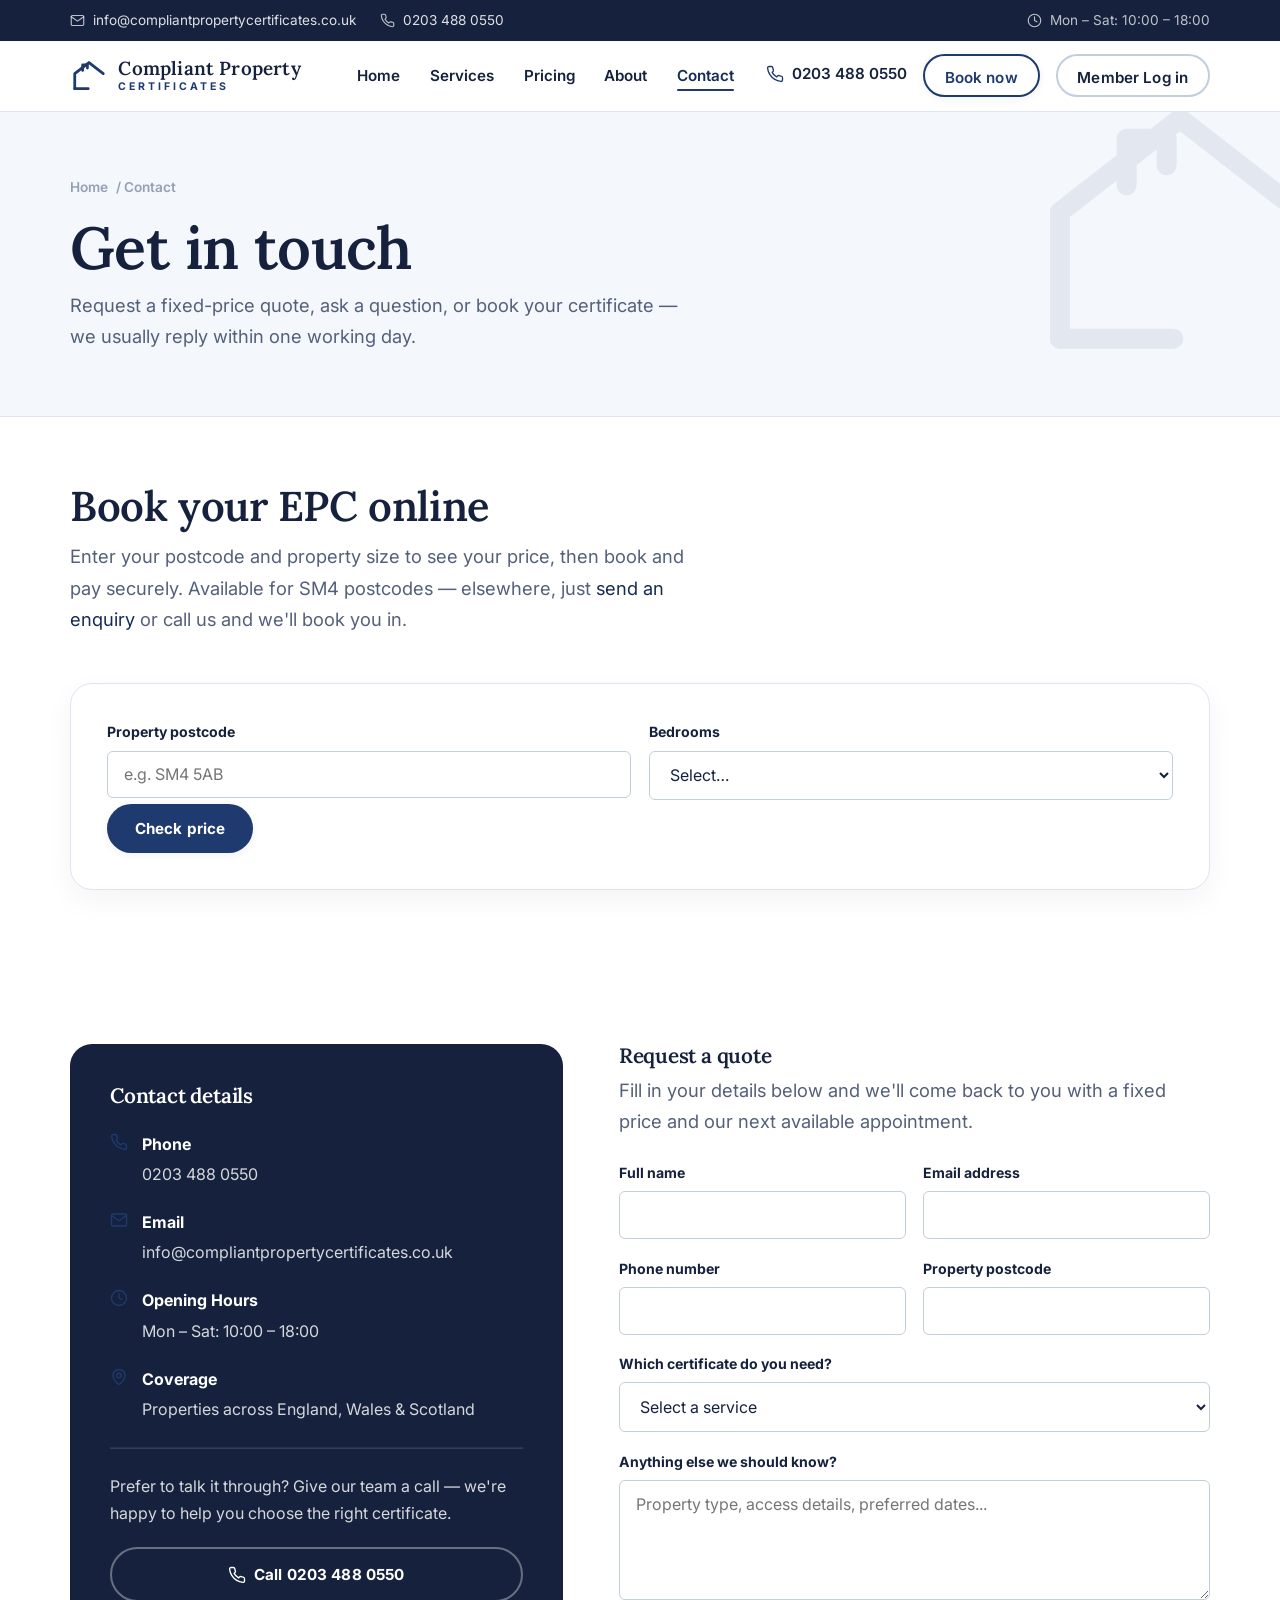
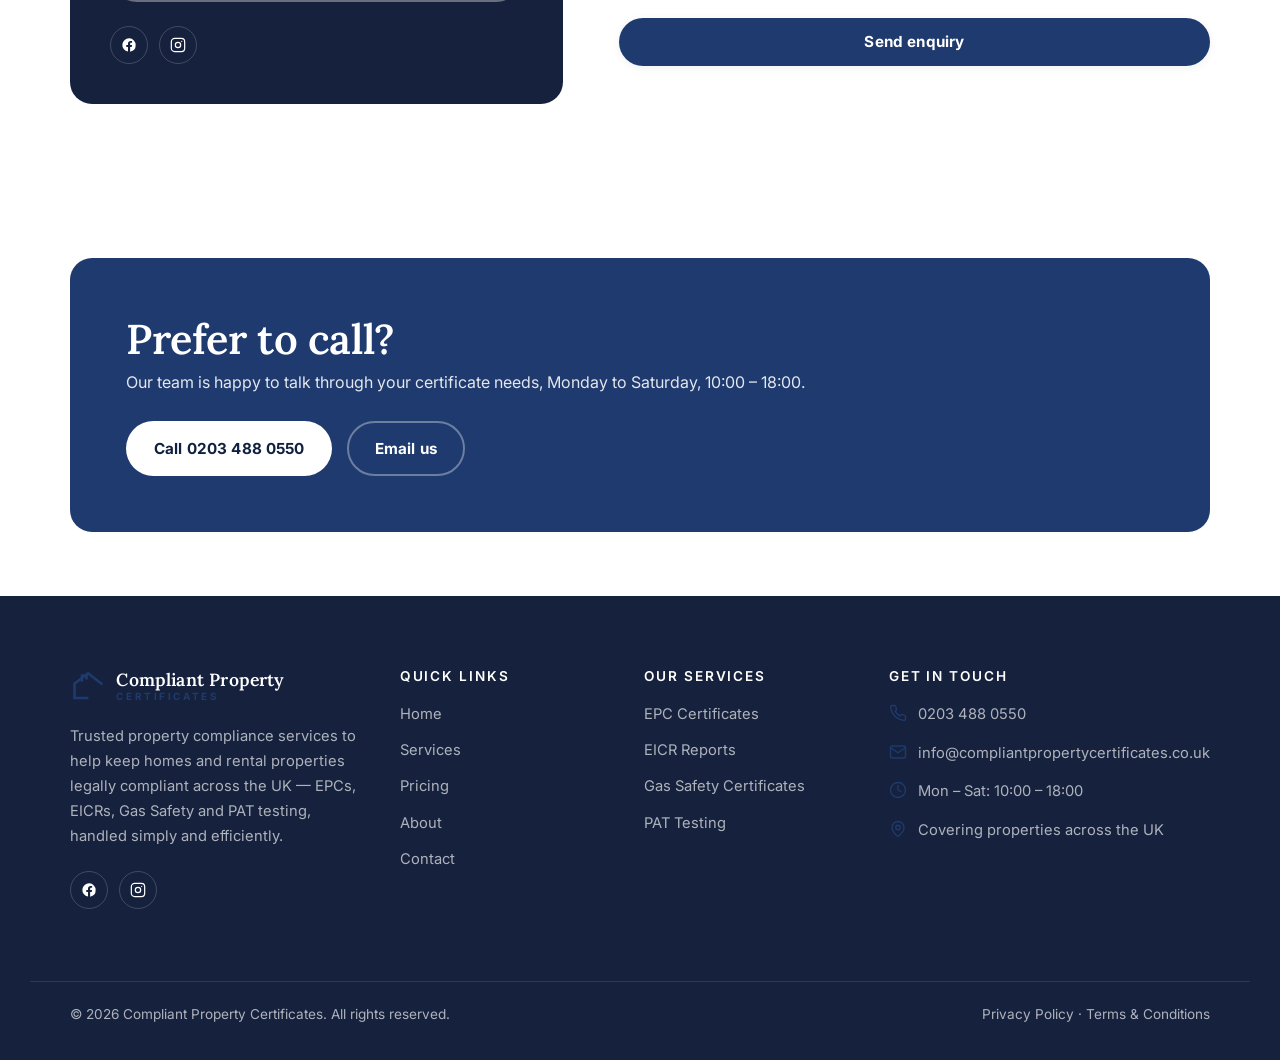
<file: contact.html>
<!DOCTYPE html>
<html lang="en">
<head>
  <meta charset="UTF-8">
  <meta name="viewport" content="width=device-width, initial-scale=1.0">
  <title>Contact Us | Compliant Property Certificates</title>
  <meta name="description" content="Get a fixed-price quote for your EPC, EICR, Gas Safety or PAT testing certificate. Call 0203 488 0550 or send us your details and we'll get back to you.">

  <link rel="icon" type="image/svg+xml" href="data:image/svg+xml,%3Csvg xmlns='http://www.w3.org/2000/svg' viewBox='0 0 48 48'%3E%3Cpath d='M6 40V21L24 7l18 14' stroke='%231E3A6E' stroke-width='4' fill='none' stroke-linecap='round' stroke-linejoin='round'/%3E%3Cpath d='M16 17v-7h6v4' stroke='%231E3A6E' stroke-width='4' fill='none' stroke-linecap='round' stroke-linejoin='round'/%3E%3Cpath d='M6 40h17' stroke='%231E3A6E' stroke-width='4' fill='none' stroke-linecap='round' stroke-linejoin='round'/%3E%3C/svg%3E">

  <link rel="preconnect" href="https://fonts.googleapis.com">
  <link rel="preconnect" href="https://fonts.gstatic.com" crossorigin>
  <link href="https://fonts.googleapis.com/css2?family=Inter:wght@400;500;600;700;800&family=Lora:ital,wght@0,500;0,600;0,700;1,500&display=swap" rel="stylesheet">

  <link rel="stylesheet" href="css/style.css">
</head>
<body>

  <!-- ============ TOP BAR ============ -->
  <div class="topbar">
    <div class="container">
      <ul class="topbar-links">
        <li>
          <svg viewBox="0 0 24 24" fill="none" stroke="currentColor" stroke-width="1.8" stroke-linecap="round" stroke-linejoin="round" width="15" height="15" aria-hidden="true"><rect x="2" y="4" width="20" height="16" rx="2"/><path d="m22 6-10 7L2 6"/></svg>
          <a href="mailto:info@compliantpropertycertificates.co.uk">info@compliantpropertycertificates.co.uk</a>
        </li>
        <li>
          <svg viewBox="0 0 24 24" fill="none" stroke="currentColor" stroke-width="1.8" stroke-linecap="round" stroke-linejoin="round" width="15" height="15" aria-hidden="true"><path d="M22 16.92v3a2 2 0 0 1-2.18 2 19.79 19.79 0 0 1-8.63-3.07 19.5 19.5 0 0 1-6-6 19.79 19.79 0 0 1-3.07-8.67A2 2 0 0 1 4.11 2h3a2 2 0 0 1 2 1.72c.127.96.361 1.903.7 2.81a2 2 0 0 1-.45 2.11L8.09 9.91a16 16 0 0 0 6 6l1.27-1.27a2 2 0 0 1 2.11-.45c.907.339 1.85.573 2.81.7A2 2 0 0 1 22 16.92Z"/></svg>
          <a href="tel:02034880550">0203 488 0550</a>
        </li>
      </ul>
      <div class="topbar-schedule">
        <svg viewBox="0 0 24 24" fill="none" stroke="currentColor" stroke-width="1.8" stroke-linecap="round" stroke-linejoin="round" width="15" height="15" aria-hidden="true"><circle cx="12" cy="12" r="10"/><path d="M12 6v6l4 2"/></svg>
        Mon – Sat: 10:00 – 18:00
      </div>
    </div>
  </div>

  <!-- ============ HEADER ============ -->
  <header class="site-header">
    <div class="container">
      <a href="index.html" class="logo">
        <svg viewBox="0 0 48 48" fill="none" xmlns="http://www.w3.org/2000/svg" aria-hidden="true">
          <path d="M6 40V21L24 7l18 14" stroke="#1E3A6E" stroke-width="3.5" stroke-linecap="round" stroke-linejoin="round"/>
          <path d="M16 17v-7h6v4" stroke="#1E3A6E" stroke-width="3.5" stroke-linecap="round" stroke-linejoin="round"/>
          <path d="M6 40h17" stroke="#1E3A6E" stroke-width="3.5" stroke-linecap="round" stroke-linejoin="round"/>
        </svg>
        <span class="logo-text">
          <span class="l1">Compliant Property</span>
          <span class="l2">Certificates</span>
        </span>
      </a>

      <nav class="main-nav" id="main-nav">
        <ul>
          <li><a href="index.html">Home</a></li>
          <li><a href="services.html">Services</a></li>
          <li><a href="pricing.html">Pricing</a></li>
          <li><a href="about.html">About</a></li>
          <li><a href="contact.html" class="active">Contact</a></li>
        </ul>
        <div class="header-cta">
          <a href="tel:02034880550" class="header-phone">
            <svg viewBox="0 0 24 24" fill="none" stroke="currentColor" stroke-width="1.8" stroke-linecap="round" stroke-linejoin="round" aria-hidden="true"><path d="M22 16.92v3a2 2 0 0 1-2.18 2 19.79 19.79 0 0 1-8.63-3.07 19.5 19.5 0 0 1-6-6 19.79 19.79 0 0 1-3.07-8.67A2 2 0 0 1 4.11 2h3a2 2 0 0 1 2 1.72c.127.96.361 1.903.7 2.81a2 2 0 0 1-.45 2.11L8.09 9.91a16 16 0 0 0 6 6l1.27-1.27a2 2 0 0 1 2.11-.45c.907.339 1.85.573 2.81.7A2 2 0 0 1 22 16.92Z"/></svg>
            0203 488 0550
          </a>
          <a href="contact.html#book" class="btn btn-primary btn-sm">Book now</a>
          <a href="login.html" class="btn btn-outline btn-sm">Member Log in</a>
        </div>
      </nav>

      <button class="nav-toggle" aria-label="Toggle navigation" aria-expanded="false" aria-controls="main-nav">
        <svg class="icon-menu" viewBox="0 0 24 24" fill="none" stroke="currentColor" stroke-width="2" stroke-linecap="round" stroke-linejoin="round" aria-hidden="true"><path d="M3 12h18M3 6h18M3 18h18"/></svg>
        <svg class="icon-close" viewBox="0 0 24 24" fill="none" stroke="currentColor" stroke-width="2" stroke-linecap="round" stroke-linejoin="round" aria-hidden="true"><path d="M18 6 6 18M6 6l12 12"/></svg>
      </button>
    </div>
  </header>

  <main>
    <!-- ============ PAGE HEADER ============ -->
    <div class="page-header">
      <svg class="roof-watermark" viewBox="0 0 48 48" fill="none" xmlns="http://www.w3.org/2000/svg" aria-hidden="true">
        <path d="M6 40V21L24 7l18 14" stroke="currentColor" stroke-width="3" stroke-linecap="round" stroke-linejoin="round"/>
        <path d="M16 17v-7h6v4" stroke="currentColor" stroke-width="3" stroke-linecap="round" stroke-linejoin="round"/>
        <path d="M6 40h17" stroke="currentColor" stroke-width="3" stroke-linecap="round" stroke-linejoin="round"/>
      </svg>
      <div class="container">
        <p class="breadcrumb"><a href="index.html">Home</a> / Contact</p>
        <h1>Get in touch</h1>
        <p class="lede" style="max-width: 620px;">Request a fixed-price quote, ask a question, or book your certificate — we usually reply within one working day.</p>
      </div>
    </div>

    <!-- ============ BOOK ONLINE ============ -->
    <section id="book" class="section-tight">
      <div class="container">
        <div class="section-head reveal">
          <h2>Book your EPC online</h2>
          <p class="lede">Enter your postcode and property size to see your price, then book and pay securely. Available for SM4 postcodes — elsewhere, just <a href="#enquiry">send an enquiry</a> or call us and we'll book you in.</p>
        </div>

        <div class="booking-card reveal">
          <!-- Step 1: postcode + bedrooms -->
          <form id="booking-check" novalidate>
            <div class="form-grid cols-2">
              <div class="field">
                <label for="b-postcode">Property postcode</label>
                <input type="text" id="b-postcode" name="postcode" autocomplete="off" autocapitalize="characters" spellcheck="false" placeholder="e.g. SM4 5AB" required>
              </div>
              <div class="field">
                <label for="b-bedrooms">Bedrooms</label>
                <select id="b-bedrooms" name="bedrooms" required>
                  <option value="">Select…</option>
                  <option value="0-1">0–1 bedrooms</option>
                  <option value="2-3">2–3 bedrooms</option>
                  <option value="4-5">4–5 bedrooms</option>
                  <option value="6+">6+ bedrooms</option>
                </select>
              </div>
            </div>
            <button type="submit" class="btn btn-primary">Check price</button>
          </form>

          <p class="booking-msg" id="booking-msg" role="status"></p>

          <!-- Step 2: details + pay (revealed when eligible) -->
          <form id="booking-details" hidden>
            <div class="booking-price" id="booking-price"></div>
            <div class="form-grid cols-2">
              <div class="field">
                <label for="b-name">Full name</label>
                <input type="text" id="b-name" name="name" autocomplete="name" required>
              </div>
              <div class="field">
                <label for="b-email">Email address</label>
                <input type="email" id="b-email" name="email" autocomplete="email" required>
              </div>
              <div class="field">
                <label for="b-phone">Phone number</label>
                <input type="tel" id="b-phone" name="phone" autocomplete="tel">
              </div>
              <div class="field">
                <label for="b-address">Property address</label>
                <input type="text" id="b-address" name="address" placeholder="House / flat, street">
              </div>
              <div class="field">
                <label for="b-date">Preferred date</label>
                <input type="date" id="b-date" name="job_date" required>
              </div>
              <div class="field">
                <label for="b-time">Preferred time</label>
                <input type="time" id="b-time" name="job_time">
              </div>
              <div class="field span-2">
                <label for="b-notes">Anything else we should know?</label>
                <textarea id="b-notes" name="notes" placeholder="Access details, parking, etc."></textarea>
              </div>
            </div>
            <button type="submit" class="btn btn-primary btn-block" id="b-pay">Book &amp; pay</button>
            <p class="booking-msg" id="booking-pay-msg" role="status"></p>
            <p class="booking-secure">
              <svg viewBox="0 0 24 24" fill="none" stroke="currentColor" stroke-width="1.8" stroke-linecap="round" stroke-linejoin="round" width="15" height="15" aria-hidden="true"><rect x="3" y="11" width="18" height="11" rx="2"/><path d="M7 11V7a5 5 0 0 1 10 0v4"/></svg>
              Payments are processed securely by Stripe. We never see your card details.
            </p>
          </form>
        </div>
      </div>
    </section>

    <!-- ============ CONTACT GRID ============ -->
    <section>
      <div class="container">
        <div class="contact-grid">

          <div class="contact-info-card reveal">
            <h3>Contact details</h3>
            <div class="contact-line">
              <svg viewBox="0 0 24 24" fill="none" stroke="currentColor" stroke-width="1.8" stroke-linecap="round" stroke-linejoin="round" aria-hidden="true"><path d="M22 16.92v3a2 2 0 0 1-2.18 2 19.79 19.79 0 0 1-8.63-3.07 19.5 19.5 0 0 1-6-6 19.79 19.79 0 0 1-3.07-8.67A2 2 0 0 1 4.11 2h3a2 2 0 0 1 2 1.72c.127.96.361 1.903.7 2.81a2 2 0 0 1-.45 2.11L8.09 9.91a16 16 0 0 0 6 6l1.27-1.27a2 2 0 0 1 2.11-.45c.907.339 1.85.573 2.81.7A2 2 0 0 1 22 16.92Z"/></svg>
              <div>
                <strong style="color:#fff; display:block; margin-bottom:0.2rem;">Phone</strong>
                <a href="tel:02034880550">0203 488 0550</a>
              </div>
            </div>
            <div class="contact-line">
              <svg viewBox="0 0 24 24" fill="none" stroke="currentColor" stroke-width="1.8" stroke-linecap="round" stroke-linejoin="round" aria-hidden="true"><rect x="2" y="4" width="20" height="16" rx="2"/><path d="m22 6-10 7L2 6"/></svg>
              <div>
                <strong style="color:#fff; display:block; margin-bottom:0.2rem;">Email</strong>
                <a href="mailto:info@compliantpropertycertificates.co.uk">info@compliantpropertycertificates.co.uk</a>
              </div>
            </div>
            <div class="contact-line">
              <svg viewBox="0 0 24 24" fill="none" stroke="currentColor" stroke-width="1.8" stroke-linecap="round" stroke-linejoin="round" aria-hidden="true"><circle cx="12" cy="12" r="10"/><path d="M12 6v6l4 2"/></svg>
              <div>
                <strong style="color:#fff; display:block; margin-bottom:0.2rem;">Opening Hours</strong>
                <span>Mon – Sat: 10:00 – 18:00</span>
              </div>
            </div>
            <div class="contact-line">
              <svg viewBox="0 0 24 24" fill="none" stroke="currentColor" stroke-width="1.8" stroke-linecap="round" stroke-linejoin="round" aria-hidden="true"><path d="M20 10c0 6-8 12-8 12s-8-6-8-12a8 8 0 0 1 16 0Z"/><circle cx="12" cy="10" r="3"/></svg>
              <div>
                <strong style="color:#fff; display:block; margin-bottom:0.2rem;">Coverage</strong>
                <span>Properties across England, Wales &amp; Scotland</span>
              </div>
            </div>

            <hr>

            <p style="margin-bottom: 1.2rem;">Prefer to talk it through? Give our team a call — we're happy to help you choose the right certificate.</p>
            <a href="tel:02034880550" class="btn btn-on-dark btn-block">
              <svg viewBox="0 0 24 24" fill="none" stroke="currentColor" stroke-width="1.8" stroke-linecap="round" stroke-linejoin="round" width="18" height="18" aria-hidden="true"><path d="M22 16.92v3a2 2 0 0 1-2.18 2 19.79 19.79 0 0 1-8.63-3.07 19.5 19.5 0 0 1-6-6 19.79 19.79 0 0 1-3.07-8.67A2 2 0 0 1 4.11 2h3a2 2 0 0 1 2 1.72c.127.96.361 1.903.7 2.81a2 2 0 0 1-.45 2.11L8.09 9.91a16 16 0 0 0 6 6l1.27-1.27a2 2 0 0 1 2.11-.45c.907.339 1.85.573 2.81.7A2 2 0 0 1 22 16.92Z"/></svg>
              Call 0203 488 0550
            </a>

            <div class="footer-social" style="margin-top: 1.5rem;">
              <a href="#" aria-label="Facebook">
                <svg viewBox="0 0 24 24" fill="currentColor" aria-hidden="true"><path d="M22 12a10 10 0 1 0-11.5 9.87v-6.99H7.9v-2.88h2.6V9.84c0-2.57 1.53-3.99 3.87-3.99 1.12 0 2.3.2 2.3.2v2.53h-1.3c-1.27 0-1.67.79-1.67 1.6v1.92h2.85l-.46 2.88h-2.39v6.99A10 10 0 0 0 22 12Z"/></svg>
              </a>
              <a href="#" aria-label="Instagram">
                <svg viewBox="0 0 24 24" fill="none" stroke="currentColor" stroke-width="1.8" aria-hidden="true"><rect x="2" y="2" width="20" height="20" rx="5"/><circle cx="12" cy="12" r="4"/><circle cx="17.5" cy="6.5" r="1" fill="currentColor" stroke="none"/></svg>
              </a>
            </div>
          </div>

          <div class="reveal">
            <h3 style="margin-bottom: 0.4rem;">Request a quote</h3>
            <p class="lede" style="margin-bottom: 1.5rem;">Fill in your details below and we'll come back to you with a fixed price and our next available appointment.</p>

            <form id="contact-form">
              <div class="form-grid cols-2">
                <div class="field">
                  <label for="name">Full name</label>
                  <input type="text" id="name" name="name" required>
                </div>
                <div class="field">
                  <label for="email">Email address</label>
                  <input type="email" id="email" name="email" required>
                </div>
                <div class="field">
                  <label for="phone">Phone number</label>
                  <input type="tel" id="phone" name="phone">
                </div>
                <div class="field">
                  <label for="postcode">Property postcode</label>
                  <input type="text" id="postcode" name="postcode">
                </div>
                <div class="field span-2">
                  <label for="service">Which certificate do you need?</label>
                  <select id="service" name="service">
                    <option value="">Select a service</option>
                    <option value="epc">EPC Certificate</option>
                    <option value="eicr">EICR (Electrical)</option>
                    <option value="gas-safety">Gas Safety Certificate</option>
                    <option value="pat">PAT Testing</option>
                    <option value="multiple">More than one / not sure</option>
                  </select>
                </div>
                <div class="field span-2">
                  <label for="message">Anything else we should know?</label>
                  <textarea id="message" name="message" placeholder="Property type, access details, preferred dates..."></textarea>
                </div>
                <div class="span-2">
                  <button type="submit" class="btn btn-primary btn-block">Send enquiry</button>
                  <p class="form-note" role="status"></p>
                </div>
              </div>
            </form>
          </div>

        </div>
      </div>
    </section>

    <!-- ============ CTA BAND ============ -->
    <section class="section-tight">
      <div class="container">
        <div class="cta-band reveal">
          <div>
            <h2>Prefer to call?</h2>
            <p>Our team is happy to talk through your certificate needs, Monday to Saturday, 10:00 – 18:00.</p>
          </div>
          <div class="cta-actions">
            <a href="tel:02034880550" class="btn btn-light">Call 0203 488 0550</a>
            <a href="mailto:info@compliantpropertycertificates.co.uk" class="btn btn-on-dark">Email us</a>
          </div>
        </div>
      </div>
    </section>
  </main>

  <!-- ============ FOOTER ============ -->
  <footer class="site-footer">
    <div class="container footer-top">
      <div class="footer-about">
        <div class="footer-logo">
          <svg viewBox="0 0 48 48" fill="none" xmlns="http://www.w3.org/2000/svg" aria-hidden="true">
            <path d="M6 40V21L24 7l18 14" stroke="#1E3A6E" stroke-width="3.5" stroke-linecap="round" stroke-linejoin="round"/>
            <path d="M16 17v-7h6v4" stroke="#1E3A6E" stroke-width="3.5" stroke-linecap="round" stroke-linejoin="round"/>
            <path d="M6 40h17" stroke="#1E3A6E" stroke-width="3.5" stroke-linecap="round" stroke-linejoin="round"/>
          </svg>
          <span class="logo-text">
            <span class="l1">Compliant Property</span>
            <span class="l2">Certificates</span>
          </span>
        </div>
        <p>Trusted property compliance services to help keep homes and rental properties legally compliant across the UK — EPCs, EICRs, Gas Safety and PAT testing, handled simply and efficiently.</p>
        <div class="footer-social">
          <a href="#" aria-label="Facebook">
            <svg viewBox="0 0 24 24" fill="currentColor" aria-hidden="true"><path d="M22 12a10 10 0 1 0-11.5 9.87v-6.99H7.9v-2.88h2.6V9.84c0-2.57 1.53-3.99 3.87-3.99 1.12 0 2.3.2 2.3.2v2.53h-1.3c-1.27 0-1.67.79-1.67 1.6v1.92h2.85l-.46 2.88h-2.39v6.99A10 10 0 0 0 22 12Z"/></svg>
          </a>
          <a href="#" aria-label="Instagram">
            <svg viewBox="0 0 24 24" fill="none" stroke="currentColor" stroke-width="1.8" aria-hidden="true"><rect x="2" y="2" width="20" height="20" rx="5"/><circle cx="12" cy="12" r="4"/><circle cx="17.5" cy="6.5" r="1" fill="currentColor" stroke="none"/></svg>
          </a>
        </div>
      </div>

      <div>
        <h4>Quick Links</h4>
        <ul>
          <li><a href="index.html">Home</a></li>
          <li><a href="services.html">Services</a></li>
          <li><a href="pricing.html">Pricing</a></li>
          <li><a href="about.html">About</a></li>
          <li><a href="contact.html">Contact</a></li>
        </ul>
      </div>

      <div>
        <h4>Our Services</h4>
        <ul>
          <li><a href="services.html#epc">EPC Certificates</a></li>
          <li><a href="services.html#eicr">EICR Reports</a></li>
          <li><a href="services.html#gas-safety">Gas Safety Certificates</a></li>
          <li><a href="services.html#pat">PAT Testing</a></li>
        </ul>
      </div>

      <div>
        <h4>Get In Touch</h4>
        <div class="contact-line">
          <svg viewBox="0 0 24 24" fill="none" stroke="currentColor" stroke-width="1.8" stroke-linecap="round" stroke-linejoin="round" aria-hidden="true"><path d="M22 16.92v3a2 2 0 0 1-2.18 2 19.79 19.79 0 0 1-8.63-3.07 19.5 19.5 0 0 1-6-6 19.79 19.79 0 0 1-3.07-8.67A2 2 0 0 1 4.11 2h3a2 2 0 0 1 2 1.72c.127.96.361 1.903.7 2.81a2 2 0 0 1-.45 2.11L8.09 9.91a16 16 0 0 0 6 6l1.27-1.27a2 2 0 0 1 2.11-.45c.907.339 1.85.573 2.81.7A2 2 0 0 1 22 16.92Z"/></svg>
          <a href="tel:02034880550">0203 488 0550</a>
        </div>
        <div class="contact-line">
          <svg viewBox="0 0 24 24" fill="none" stroke="currentColor" stroke-width="1.8" stroke-linecap="round" stroke-linejoin="round" aria-hidden="true"><rect x="2" y="4" width="20" height="16" rx="2"/><path d="m22 6-10 7L2 6"/></svg>
          <a href="mailto:info@compliantpropertycertificates.co.uk">info@compliantpropertycertificates.co.uk</a>
        </div>
        <div class="contact-line">
          <svg viewBox="0 0 24 24" fill="none" stroke="currentColor" stroke-width="1.8" stroke-linecap="round" stroke-linejoin="round" aria-hidden="true"><circle cx="12" cy="12" r="10"/><path d="M12 6v6l4 2"/></svg>
          <span>Mon – Sat: 10:00 – 18:00</span>
        </div>
        <div class="contact-line">
          <svg viewBox="0 0 24 24" fill="none" stroke="currentColor" stroke-width="1.8" stroke-linecap="round" stroke-linejoin="round" aria-hidden="true"><path d="M20 10c0 6-8 12-8 12s-8-6-8-12a8 8 0 0 1 16 0Z"/><circle cx="12" cy="10" r="3"/></svg>
          <span>Covering properties across the UK</span>
        </div>
      </div>
    </div>

    <div class="container footer-bottom">
      <p>© <span class="current-year"></span> Compliant Property Certificates. All rights reserved.</p>
      <p><a href="privacy.html">Privacy Policy</a> · <a href="terms.html">Terms &amp; Conditions</a></p>
    </div>
  </footer>

  <script src="js/main.js"></script>
  <script src="js/booking.js"></script>
</body>
</html>
</file>
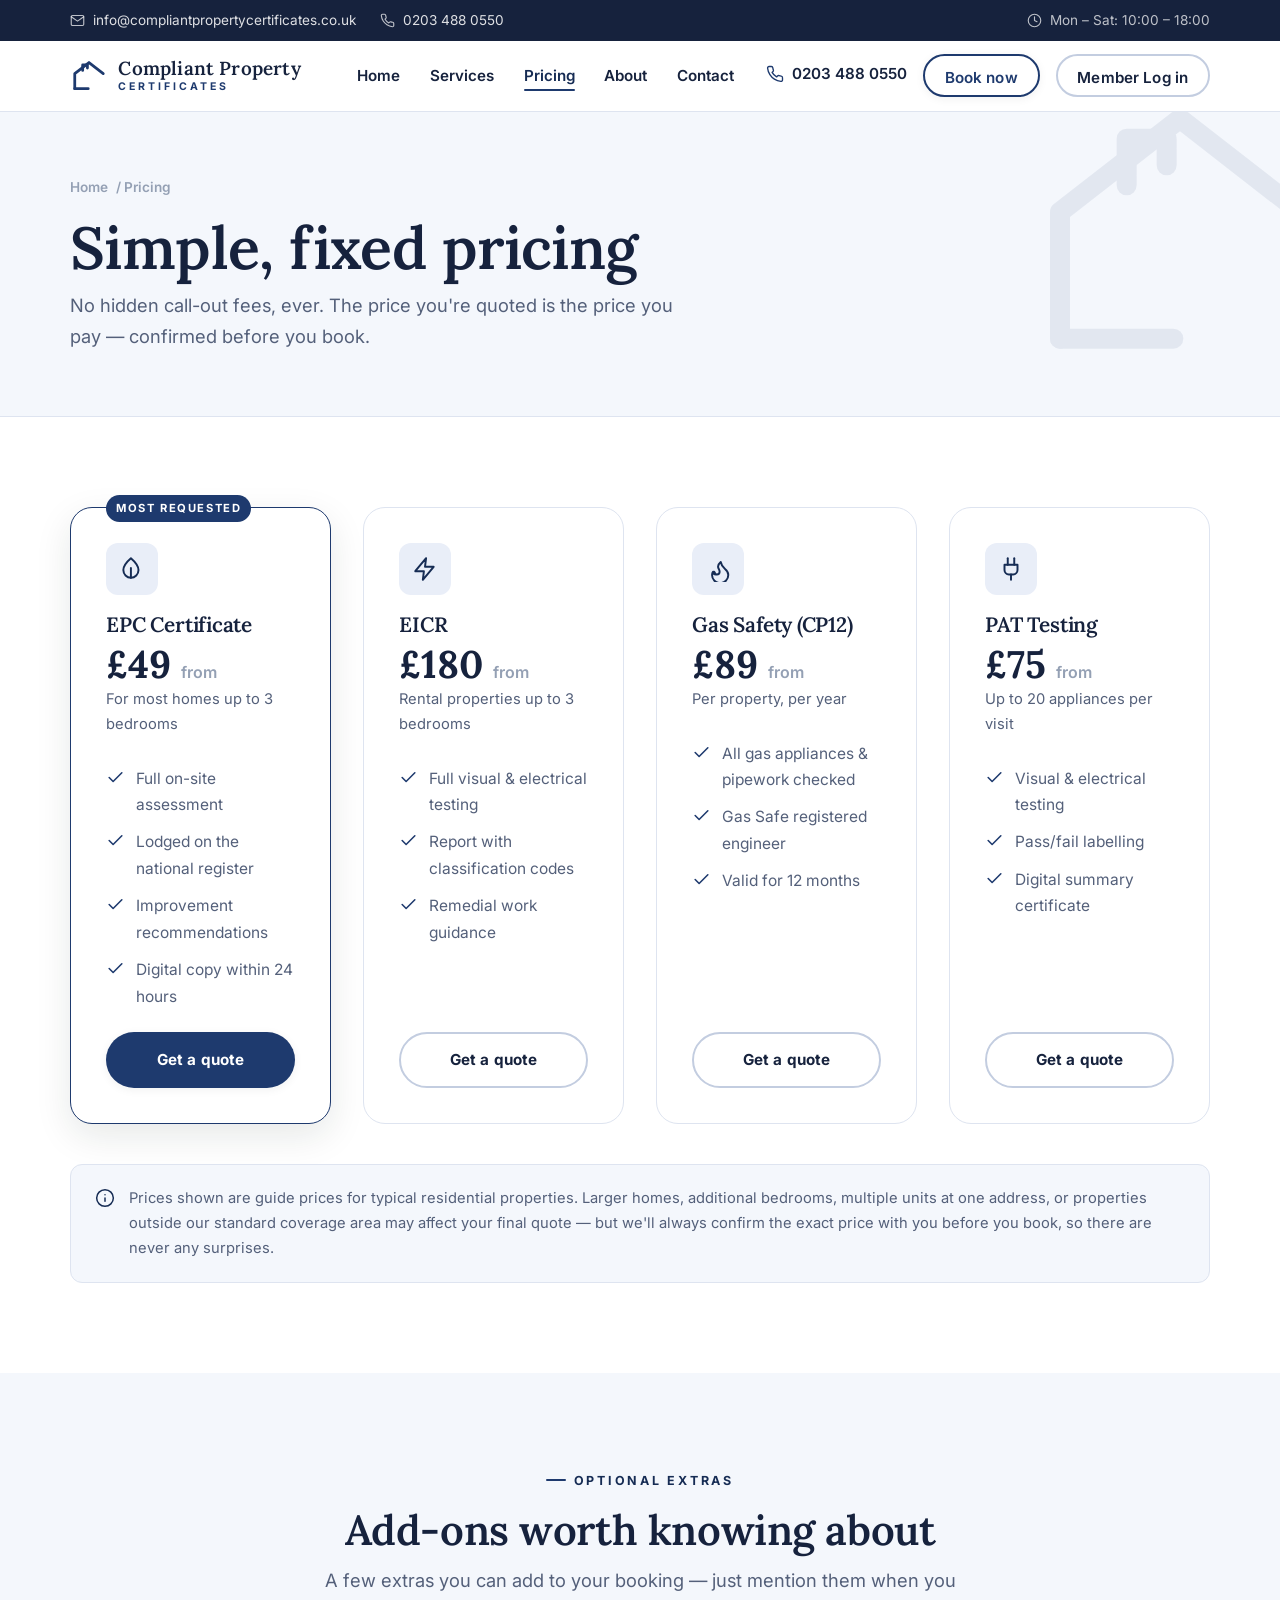
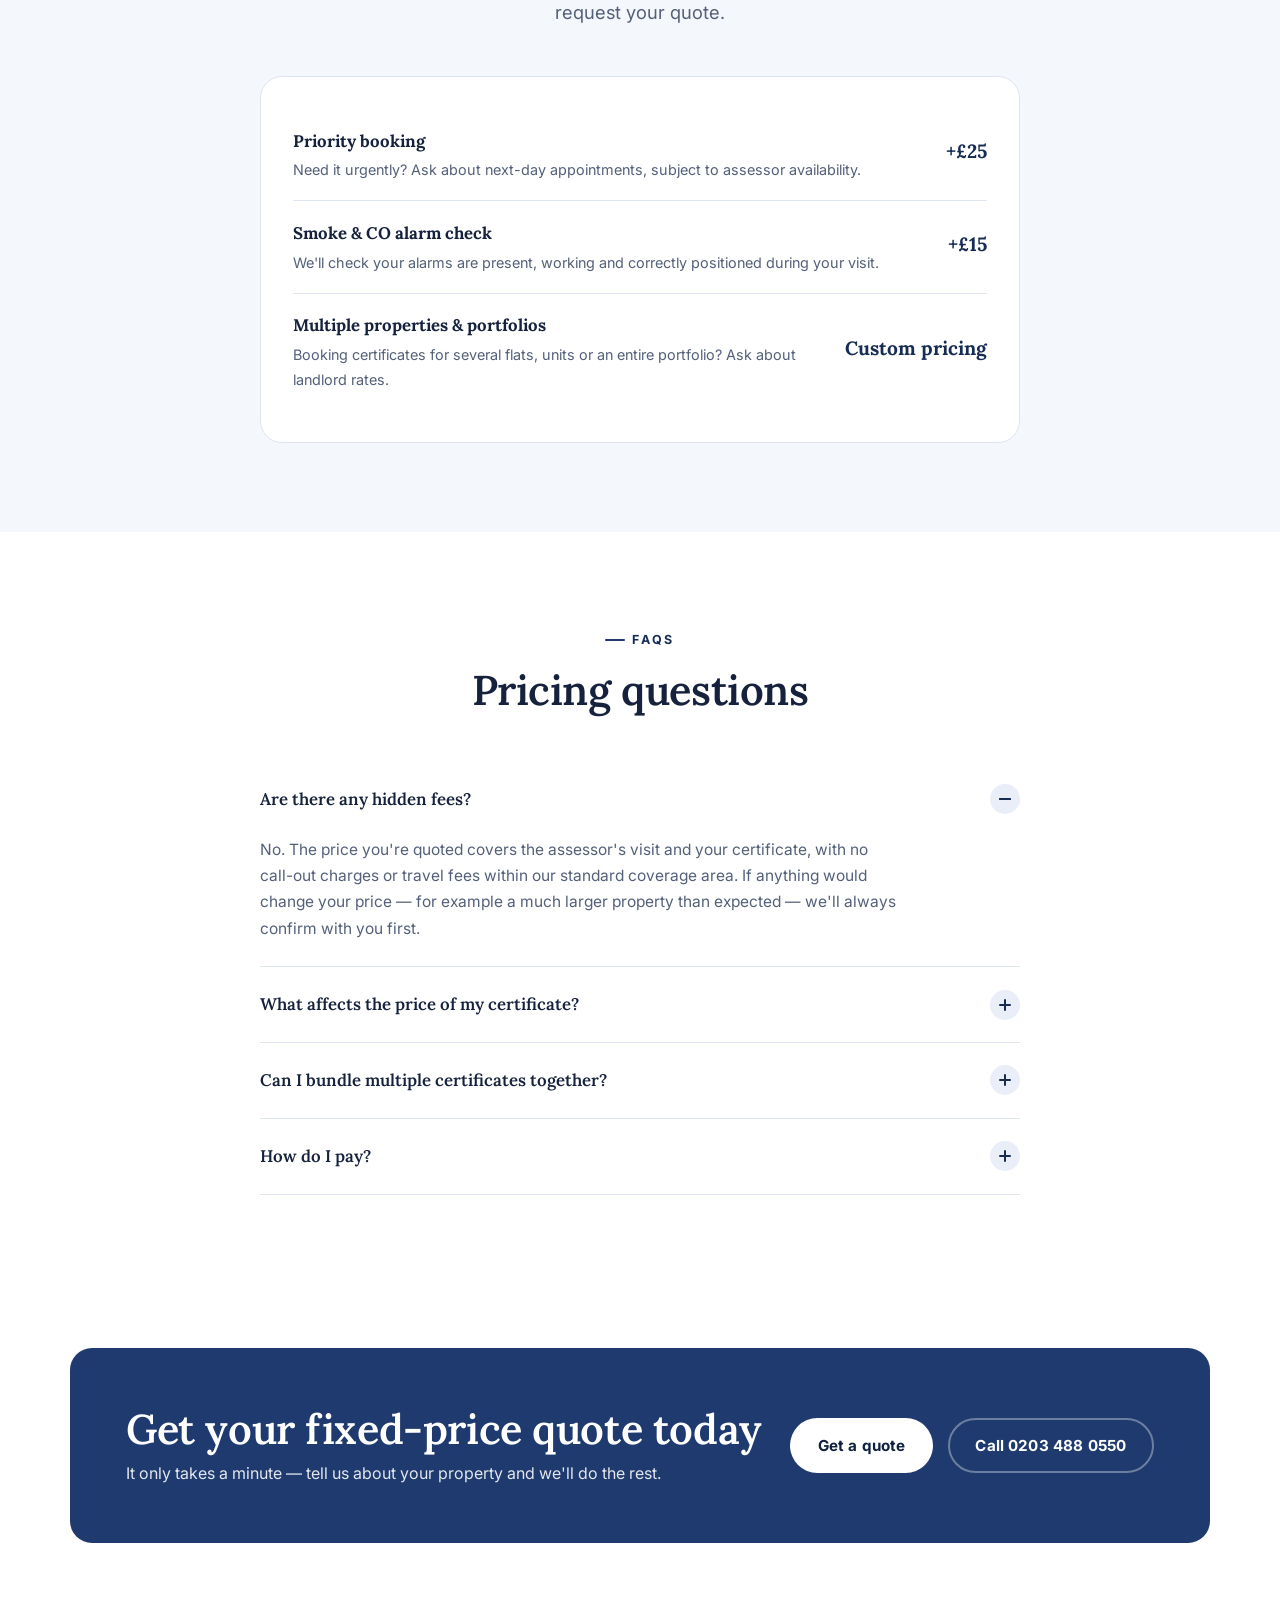
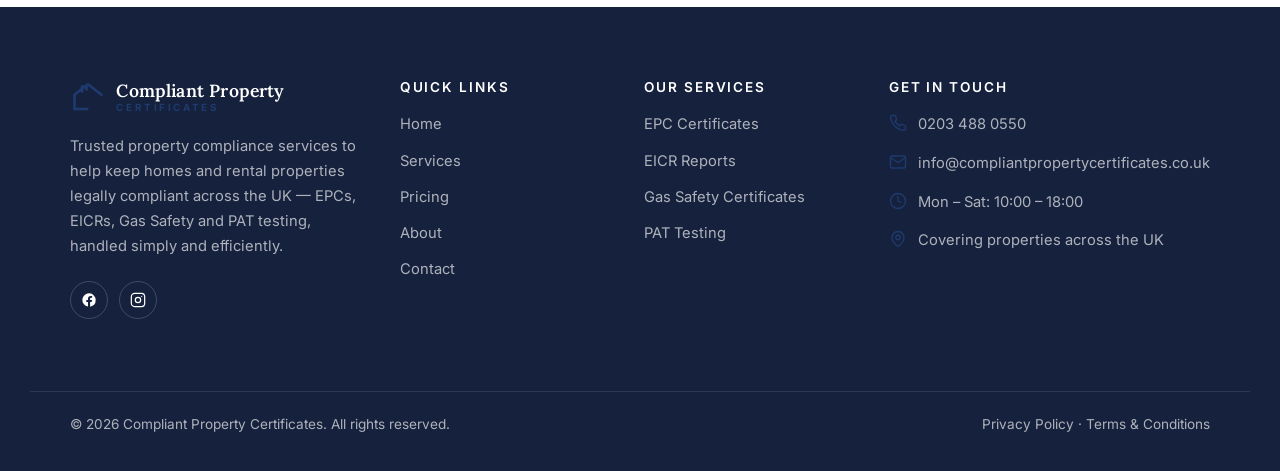
<file: pricing.html>
<!DOCTYPE html>
<html lang="en">
<head>
  <meta charset="UTF-8">
  <meta name="viewport" content="width=device-width, initial-scale=1.0">
  <title>Pricing | Compliant Property Certificates</title>
  <meta name="description" content="Fixed, transparent pricing for EPC, EICR, Gas Safety and PAT testing certificates. No hidden call-out fees — see your price before you book.">

  <link rel="icon" type="image/svg+xml" href="data:image/svg+xml,%3Csvg xmlns='http://www.w3.org/2000/svg' viewBox='0 0 48 48'%3E%3Cpath d='M6 40V21L24 7l18 14' stroke='%231E3A6E' stroke-width='4' fill='none' stroke-linecap='round' stroke-linejoin='round'/%3E%3Cpath d='M16 17v-7h6v4' stroke='%231E3A6E' stroke-width='4' fill='none' stroke-linecap='round' stroke-linejoin='round'/%3E%3Cpath d='M6 40h17' stroke='%231E3A6E' stroke-width='4' fill='none' stroke-linecap='round' stroke-linejoin='round'/%3E%3C/svg%3E">

  <link rel="preconnect" href="https://fonts.googleapis.com">
  <link rel="preconnect" href="https://fonts.gstatic.com" crossorigin>
  <link href="https://fonts.googleapis.com/css2?family=Inter:wght@400;500;600;700;800&family=Lora:ital,wght@0,500;0,600;0,700;1,500&display=swap" rel="stylesheet">

  <link rel="stylesheet" href="css/style.css">
</head>
<body>

  <!-- ============ TOP BAR ============ -->
  <div class="topbar">
    <div class="container">
      <ul class="topbar-links">
        <li>
          <svg viewBox="0 0 24 24" fill="none" stroke="currentColor" stroke-width="1.8" stroke-linecap="round" stroke-linejoin="round" width="15" height="15" aria-hidden="true"><rect x="2" y="4" width="20" height="16" rx="2"/><path d="m22 6-10 7L2 6"/></svg>
          <a href="mailto:info@compliantpropertycertificates.co.uk">info@compliantpropertycertificates.co.uk</a>
        </li>
        <li>
          <svg viewBox="0 0 24 24" fill="none" stroke="currentColor" stroke-width="1.8" stroke-linecap="round" stroke-linejoin="round" width="15" height="15" aria-hidden="true"><path d="M22 16.92v3a2 2 0 0 1-2.18 2 19.79 19.79 0 0 1-8.63-3.07 19.5 19.5 0 0 1-6-6 19.79 19.79 0 0 1-3.07-8.67A2 2 0 0 1 4.11 2h3a2 2 0 0 1 2 1.72c.127.96.361 1.903.7 2.81a2 2 0 0 1-.45 2.11L8.09 9.91a16 16 0 0 0 6 6l1.27-1.27a2 2 0 0 1 2.11-.45c.907.339 1.85.573 2.81.7A2 2 0 0 1 22 16.92Z"/></svg>
          <a href="tel:02034880550">0203 488 0550</a>
        </li>
      </ul>
      <div class="topbar-schedule">
        <svg viewBox="0 0 24 24" fill="none" stroke="currentColor" stroke-width="1.8" stroke-linecap="round" stroke-linejoin="round" width="15" height="15" aria-hidden="true"><circle cx="12" cy="12" r="10"/><path d="M12 6v6l4 2"/></svg>
        Mon – Sat: 10:00 – 18:00
      </div>
    </div>
  </div>

  <!-- ============ HEADER ============ -->
  <header class="site-header">
    <div class="container">
      <a href="index.html" class="logo">
        <svg viewBox="0 0 48 48" fill="none" xmlns="http://www.w3.org/2000/svg" aria-hidden="true">
          <path d="M6 40V21L24 7l18 14" stroke="#1E3A6E" stroke-width="3.5" stroke-linecap="round" stroke-linejoin="round"/>
          <path d="M16 17v-7h6v4" stroke="#1E3A6E" stroke-width="3.5" stroke-linecap="round" stroke-linejoin="round"/>
          <path d="M6 40h17" stroke="#1E3A6E" stroke-width="3.5" stroke-linecap="round" stroke-linejoin="round"/>
        </svg>
        <span class="logo-text">
          <span class="l1">Compliant Property</span>
          <span class="l2">Certificates</span>
        </span>
      </a>

      <nav class="main-nav" id="main-nav">
        <ul>
          <li><a href="index.html">Home</a></li>
          <li><a href="services.html">Services</a></li>
          <li><a href="pricing.html" class="active">Pricing</a></li>
          <li><a href="about.html">About</a></li>
          <li><a href="contact.html">Contact</a></li>
        </ul>
        <div class="header-cta">
          <a href="tel:02034880550" class="header-phone">
            <svg viewBox="0 0 24 24" fill="none" stroke="currentColor" stroke-width="1.8" stroke-linecap="round" stroke-linejoin="round" aria-hidden="true"><path d="M22 16.92v3a2 2 0 0 1-2.18 2 19.79 19.79 0 0 1-8.63-3.07 19.5 19.5 0 0 1-6-6 19.79 19.79 0 0 1-3.07-8.67A2 2 0 0 1 4.11 2h3a2 2 0 0 1 2 1.72c.127.96.361 1.903.7 2.81a2 2 0 0 1-.45 2.11L8.09 9.91a16 16 0 0 0 6 6l1.27-1.27a2 2 0 0 1 2.11-.45c.907.339 1.85.573 2.81.7A2 2 0 0 1 22 16.92Z"/></svg>
            0203 488 0550
          </a>
          <a href="contact.html#book" class="btn btn-primary btn-sm">Book now</a>
          <a href="login.html" class="btn btn-outline btn-sm">Member Log in</a>
        </div>
      </nav>

      <button class="nav-toggle" aria-label="Toggle navigation" aria-expanded="false" aria-controls="main-nav">
        <svg class="icon-menu" viewBox="0 0 24 24" fill="none" stroke="currentColor" stroke-width="2" stroke-linecap="round" stroke-linejoin="round" aria-hidden="true"><path d="M3 12h18M3 6h18M3 18h18"/></svg>
        <svg class="icon-close" viewBox="0 0 24 24" fill="none" stroke="currentColor" stroke-width="2" stroke-linecap="round" stroke-linejoin="round" aria-hidden="true"><path d="M18 6 6 18M6 6l12 12"/></svg>
      </button>
    </div>
  </header>

  <main>
    <!-- ============ PAGE HEADER ============ -->
    <div class="page-header">
      <svg class="roof-watermark" viewBox="0 0 48 48" fill="none" xmlns="http://www.w3.org/2000/svg" aria-hidden="true">
        <path d="M6 40V21L24 7l18 14" stroke="currentColor" stroke-width="3" stroke-linecap="round" stroke-linejoin="round"/>
        <path d="M16 17v-7h6v4" stroke="currentColor" stroke-width="3" stroke-linecap="round" stroke-linejoin="round"/>
        <path d="M6 40h17" stroke="currentColor" stroke-width="3" stroke-linecap="round" stroke-linejoin="round"/>
      </svg>
      <div class="container">
        <p class="breadcrumb"><a href="index.html">Home</a> / Pricing</p>
        <h1>Simple, fixed pricing</h1>
        <p class="lede" style="max-width: 620px;">No hidden call-out fees, ever. The price you're quoted is the price you pay — confirmed before you book.</p>
      </div>
    </div>

    <!-- ============ PRICING CARDS ============ -->
    <section>
      <div class="container">
        <div class="grid grid-auto">

          <div class="pricing-card featured reveal">
            <span class="badge">Most requested</span>
            <div class="icon-tile">
              <svg viewBox="0 0 24 24" fill="none" stroke="currentColor" stroke-width="1.8" stroke-linecap="round" stroke-linejoin="round" aria-hidden="true"><path d="M11 20A7 7 0 0 1 4 13c0-5 7-11 7-11s7 6 7 11a7 7 0 0 1-7 7Z"/><path d="M11 20v-9"/></svg>
            </div>
            <h3>EPC Certificate</h3>
            <div class="amount">£49 <span>from</span></div>
            <p class="desc">For most homes up to 3 bedrooms</p>
            <ul class="check-list">
              <li><svg viewBox="0 0 24 24" fill="none" stroke="currentColor" stroke-width="2" stroke-linecap="round" stroke-linejoin="round" aria-hidden="true"><path d="M20 6 9 17l-5-5"/></svg>Full on-site assessment</li>
              <li><svg viewBox="0 0 24 24" fill="none" stroke="currentColor" stroke-width="2" stroke-linecap="round" stroke-linejoin="round" aria-hidden="true"><path d="M20 6 9 17l-5-5"/></svg>Lodged on the national register</li>
              <li><svg viewBox="0 0 24 24" fill="none" stroke="currentColor" stroke-width="2" stroke-linecap="round" stroke-linejoin="round" aria-hidden="true"><path d="M20 6 9 17l-5-5"/></svg>Improvement recommendations</li>
              <li><svg viewBox="0 0 24 24" fill="none" stroke="currentColor" stroke-width="2" stroke-linecap="round" stroke-linejoin="round" aria-hidden="true"><path d="M20 6 9 17l-5-5"/></svg>Digital copy within 24 hours</li>
            </ul>
            <a href="contact.html" class="btn btn-primary btn-block">Get a quote</a>
          </div>

          <div class="pricing-card reveal">
            <div class="icon-tile">
              <svg viewBox="0 0 24 24" fill="none" stroke="currentColor" stroke-width="1.8" stroke-linecap="round" stroke-linejoin="round" aria-hidden="true"><path d="M13 2 3 14h8l-1 8 10-12h-8z"/></svg>
            </div>
            <h3>EICR</h3>
            <div class="amount">£180 <span>from</span></div>
            <p class="desc">Rental properties up to 3 bedrooms</p>
            <ul class="check-list">
              <li><svg viewBox="0 0 24 24" fill="none" stroke="currentColor" stroke-width="2" stroke-linecap="round" stroke-linejoin="round" aria-hidden="true"><path d="M20 6 9 17l-5-5"/></svg>Full visual &amp; electrical testing</li>
              <li><svg viewBox="0 0 24 24" fill="none" stroke="currentColor" stroke-width="2" stroke-linecap="round" stroke-linejoin="round" aria-hidden="true"><path d="M20 6 9 17l-5-5"/></svg>Report with classification codes</li>
              <li><svg viewBox="0 0 24 24" fill="none" stroke="currentColor" stroke-width="2" stroke-linecap="round" stroke-linejoin="round" aria-hidden="true"><path d="M20 6 9 17l-5-5"/></svg>Remedial work guidance</li>
            </ul>
            <a href="contact.html" class="btn btn-outline btn-block">Get a quote</a>
          </div>

          <div class="pricing-card reveal">
            <div class="icon-tile">
              <svg viewBox="0 0 24 24" fill="none" stroke="currentColor" stroke-width="1.8" stroke-linecap="round" stroke-linejoin="round" aria-hidden="true"><path d="M8.5 14.5A2.5 2.5 0 0 0 11 17a2.5 2.5 0 0 0 2.5-2.5c0-1.38-.5-2-1-3-1.072-2.143-.224-4.054 2-6 .5 2.5 2 4.9 4 6.5 2 1.6 3 3.5 3 5.5a7.5 7.5 0 1 1-15 0c0-1.153.433-2.294 1-3a2.5 2.5 0 0 0 2.5 2.5z"/></svg>
            </div>
            <h3>Gas Safety (CP12)</h3>
            <div class="amount">£89 <span>from</span></div>
            <p class="desc">Per property, per year</p>
            <ul class="check-list">
              <li><svg viewBox="0 0 24 24" fill="none" stroke="currentColor" stroke-width="2" stroke-linecap="round" stroke-linejoin="round" aria-hidden="true"><path d="M20 6 9 17l-5-5"/></svg>All gas appliances &amp; pipework checked</li>
              <li><svg viewBox="0 0 24 24" fill="none" stroke="currentColor" stroke-width="2" stroke-linecap="round" stroke-linejoin="round" aria-hidden="true"><path d="M20 6 9 17l-5-5"/></svg>Gas Safe registered engineer</li>
              <li><svg viewBox="0 0 24 24" fill="none" stroke="currentColor" stroke-width="2" stroke-linecap="round" stroke-linejoin="round" aria-hidden="true"><path d="M20 6 9 17l-5-5"/></svg>Valid for 12 months</li>
            </ul>
            <a href="contact.html" class="btn btn-outline btn-block">Get a quote</a>
          </div>

          <div class="pricing-card reveal">
            <div class="icon-tile">
              <svg viewBox="0 0 24 24" fill="none" stroke="currentColor" stroke-width="1.8" stroke-linecap="round" stroke-linejoin="round" aria-hidden="true"><path d="M12 22v-5"/><path d="M9 8V2"/><path d="M15 8V2"/><path d="M18 8v5a4 4 0 0 1-4 4h-4a4 4 0 0 1-4-4V8Z"/></svg>
            </div>
            <h3>PAT Testing</h3>
            <div class="amount">£75 <span>from</span></div>
            <p class="desc">Up to 20 appliances per visit</p>
            <ul class="check-list">
              <li><svg viewBox="0 0 24 24" fill="none" stroke="currentColor" stroke-width="2" stroke-linecap="round" stroke-linejoin="round" aria-hidden="true"><path d="M20 6 9 17l-5-5"/></svg>Visual &amp; electrical testing</li>
              <li><svg viewBox="0 0 24 24" fill="none" stroke="currentColor" stroke-width="2" stroke-linecap="round" stroke-linejoin="round" aria-hidden="true"><path d="M20 6 9 17l-5-5"/></svg>Pass/fail labelling</li>
              <li><svg viewBox="0 0 24 24" fill="none" stroke="currentColor" stroke-width="2" stroke-linecap="round" stroke-linejoin="round" aria-hidden="true"><path d="M20 6 9 17l-5-5"/></svg>Digital summary certificate</li>
            </ul>
            <a href="contact.html" class="btn btn-outline btn-block">Get a quote</a>
          </div>

        </div>

        <div class="note-box reveal" style="margin-top: 2.5rem;">
          <svg viewBox="0 0 24 24" fill="none" stroke="currentColor" stroke-width="1.8" stroke-linecap="round" stroke-linejoin="round" aria-hidden="true"><circle cx="12" cy="12" r="10"/><path d="M12 16v-4M12 8h.01"/></svg>
          <p>Prices shown are guide prices for typical residential properties. Larger homes, additional bedrooms, multiple units at one address, or properties outside our standard coverage area may affect your final quote — but we'll always confirm the exact price with you before you book, so there are never any surprises.</p>
        </div>
      </div>
    </section>

    <!-- ============ ADD-ONS ============ -->
    <section class="bg-pale">
      <div class="container">
        <div class="section-head center">
          <p class="eyebrow">Optional Extras</p>
          <h2>Add-ons worth knowing about</h2>
          <p class="lede">A few extras you can add to your booking — just mention them when you request your quote.</p>
        </div>

        <div class="container-narrow" style="padding: 0;">
          <div class="card">
            <div class="addon-row">
              <div>
                <div class="name">Priority booking</div>
                <div class="desc">Need it urgently? Ask about next-day appointments, subject to assessor availability.</div>
              </div>
              <div class="price">+£25</div>
            </div>
            <div class="addon-row">
              <div>
                <div class="name">Smoke &amp; CO alarm check</div>
                <div class="desc">We'll check your alarms are present, working and correctly positioned during your visit.</div>
              </div>
              <div class="price">+£15</div>
            </div>
            <div class="addon-row">
              <div>
                <div class="name">Multiple properties &amp; portfolios</div>
                <div class="desc">Booking certificates for several flats, units or an entire portfolio? Ask about landlord rates.</div>
              </div>
              <div class="price">Custom pricing</div>
            </div>
          </div>
        </div>
      </div>
    </section>

    <!-- ============ PRICING FAQ ============ -->
    <section id="faq">
      <div class="container">
        <div class="section-head center">
          <p class="eyebrow">FAQs</p>
          <h2>Pricing questions</h2>
        </div>

        <div class="faq-list">
          <details class="faq-item" open>
            <summary>Are there any hidden fees?<span class="icon"></span></summary>
            <div class="faq-body">
              <p>No. The price you're quoted covers the assessor's visit and your certificate, with no call-out charges or travel fees within our standard coverage area. If anything would change your price — for example a much larger property than expected — we'll always confirm with you first.</p>
            </div>
          </details>

          <details class="faq-item">
            <summary>What affects the price of my certificate?<span class="icon"></span></summary>
            <div class="faq-body">
              <p>For EPCs and EICRs, the main factors are the size of the property and the number of bedrooms or circuits. For Gas Safety and PAT testing, the number of appliances being checked makes the biggest difference. Tell us a bit about your property when you request a quote and we'll give you an accurate price upfront.</p>
            </div>
          </details>

          <details class="faq-item">
            <summary>Can I bundle multiple certificates together?<span class="icon"></span></summary>
            <div class="faq-body">
              <p>Yes — if you need more than one certificate for the same property, such as an EPC and an EICR, let us know when you request your quote. Where possible, we'll arrange for the same assessor to cover everything in a single visit.</p>
            </div>
          </details>

          <details class="faq-item">
            <summary>How do I pay?<span class="icon"></span></summary>
            <div class="faq-body">
              <p>We'll talk you through payment options when you confirm your booking. Get in touch with the team and we're happy to answer any questions.</p>
            </div>
          </details>
        </div>
      </div>
    </section>

    <!-- ============ CTA BAND ============ -->
    <section class="section-tight">
      <div class="container">
        <div class="cta-band reveal">
          <div>
            <h2>Get your fixed-price quote today</h2>
            <p>It only takes a minute — tell us about your property and we'll do the rest.</p>
          </div>
          <div class="cta-actions">
            <a href="contact.html" class="btn btn-light">Get a quote</a>
            <a href="tel:02034880550" class="btn btn-on-dark">Call 0203 488 0550</a>
          </div>
        </div>
      </div>
    </section>
  </main>

  <!-- ============ FOOTER ============ -->
  <footer class="site-footer">
    <div class="container footer-top">
      <div class="footer-about">
        <div class="footer-logo">
          <svg viewBox="0 0 48 48" fill="none" xmlns="http://www.w3.org/2000/svg" aria-hidden="true">
            <path d="M6 40V21L24 7l18 14" stroke="#1E3A6E" stroke-width="3.5" stroke-linecap="round" stroke-linejoin="round"/>
            <path d="M16 17v-7h6v4" stroke="#1E3A6E" stroke-width="3.5" stroke-linecap="round" stroke-linejoin="round"/>
            <path d="M6 40h17" stroke="#1E3A6E" stroke-width="3.5" stroke-linecap="round" stroke-linejoin="round"/>
          </svg>
          <span class="logo-text">
            <span class="l1">Compliant Property</span>
            <span class="l2">Certificates</span>
          </span>
        </div>
        <p>Trusted property compliance services to help keep homes and rental properties legally compliant across the UK — EPCs, EICRs, Gas Safety and PAT testing, handled simply and efficiently.</p>
        <div class="footer-social">
          <a href="#" aria-label="Facebook">
            <svg viewBox="0 0 24 24" fill="currentColor" aria-hidden="true"><path d="M22 12a10 10 0 1 0-11.5 9.87v-6.99H7.9v-2.88h2.6V9.84c0-2.57 1.53-3.99 3.87-3.99 1.12 0 2.3.2 2.3.2v2.53h-1.3c-1.27 0-1.67.79-1.67 1.6v1.92h2.85l-.46 2.88h-2.39v6.99A10 10 0 0 0 22 12Z"/></svg>
          </a>
          <a href="#" aria-label="Instagram">
            <svg viewBox="0 0 24 24" fill="none" stroke="currentColor" stroke-width="1.8" aria-hidden="true"><rect x="2" y="2" width="20" height="20" rx="5"/><circle cx="12" cy="12" r="4"/><circle cx="17.5" cy="6.5" r="1" fill="currentColor" stroke="none"/></svg>
          </a>
        </div>
      </div>

      <div>
        <h4>Quick Links</h4>
        <ul>
          <li><a href="index.html">Home</a></li>
          <li><a href="services.html">Services</a></li>
          <li><a href="pricing.html">Pricing</a></li>
          <li><a href="about.html">About</a></li>
          <li><a href="contact.html">Contact</a></li>
        </ul>
      </div>

      <div>
        <h4>Our Services</h4>
        <ul>
          <li><a href="services.html#epc">EPC Certificates</a></li>
          <li><a href="services.html#eicr">EICR Reports</a></li>
          <li><a href="services.html#gas-safety">Gas Safety Certificates</a></li>
          <li><a href="services.html#pat">PAT Testing</a></li>
        </ul>
      </div>

      <div>
        <h4>Get In Touch</h4>
        <div class="contact-line">
          <svg viewBox="0 0 24 24" fill="none" stroke="currentColor" stroke-width="1.8" stroke-linecap="round" stroke-linejoin="round" aria-hidden="true"><path d="M22 16.92v3a2 2 0 0 1-2.18 2 19.79 19.79 0 0 1-8.63-3.07 19.5 19.5 0 0 1-6-6 19.79 19.79 0 0 1-3.07-8.67A2 2 0 0 1 4.11 2h3a2 2 0 0 1 2 1.72c.127.96.361 1.903.7 2.81a2 2 0 0 1-.45 2.11L8.09 9.91a16 16 0 0 0 6 6l1.27-1.27a2 2 0 0 1 2.11-.45c.907.339 1.85.573 2.81.7A2 2 0 0 1 22 16.92Z"/></svg>
          <a href="tel:02034880550">0203 488 0550</a>
        </div>
        <div class="contact-line">
          <svg viewBox="0 0 24 24" fill="none" stroke="currentColor" stroke-width="1.8" stroke-linecap="round" stroke-linejoin="round" aria-hidden="true"><rect x="2" y="4" width="20" height="16" rx="2"/><path d="m22 6-10 7L2 6"/></svg>
          <a href="mailto:info@compliantpropertycertificates.co.uk">info@compliantpropertycertificates.co.uk</a>
        </div>
        <div class="contact-line">
          <svg viewBox="0 0 24 24" fill="none" stroke="currentColor" stroke-width="1.8" stroke-linecap="round" stroke-linejoin="round" aria-hidden="true"><circle cx="12" cy="12" r="10"/><path d="M12 6v6l4 2"/></svg>
          <span>Mon – Sat: 10:00 – 18:00</span>
        </div>
        <div class="contact-line">
          <svg viewBox="0 0 24 24" fill="none" stroke="currentColor" stroke-width="1.8" stroke-linecap="round" stroke-linejoin="round" aria-hidden="true"><path d="M20 10c0 6-8 12-8 12s-8-6-8-12a8 8 0 0 1 16 0Z"/><circle cx="12" cy="10" r="3"/></svg>
          <span>Covering properties across the UK</span>
        </div>
      </div>
    </div>

    <div class="container footer-bottom">
      <p>© <span class="current-year"></span> Compliant Property Certificates. All rights reserved.</p>
      <p><a href="privacy.html">Privacy Policy</a> · <a href="terms.html">Terms &amp; Conditions</a></p>
    </div>
  </footer>

  <script src="js/main.js"></script>
</body>
</html>
</file>
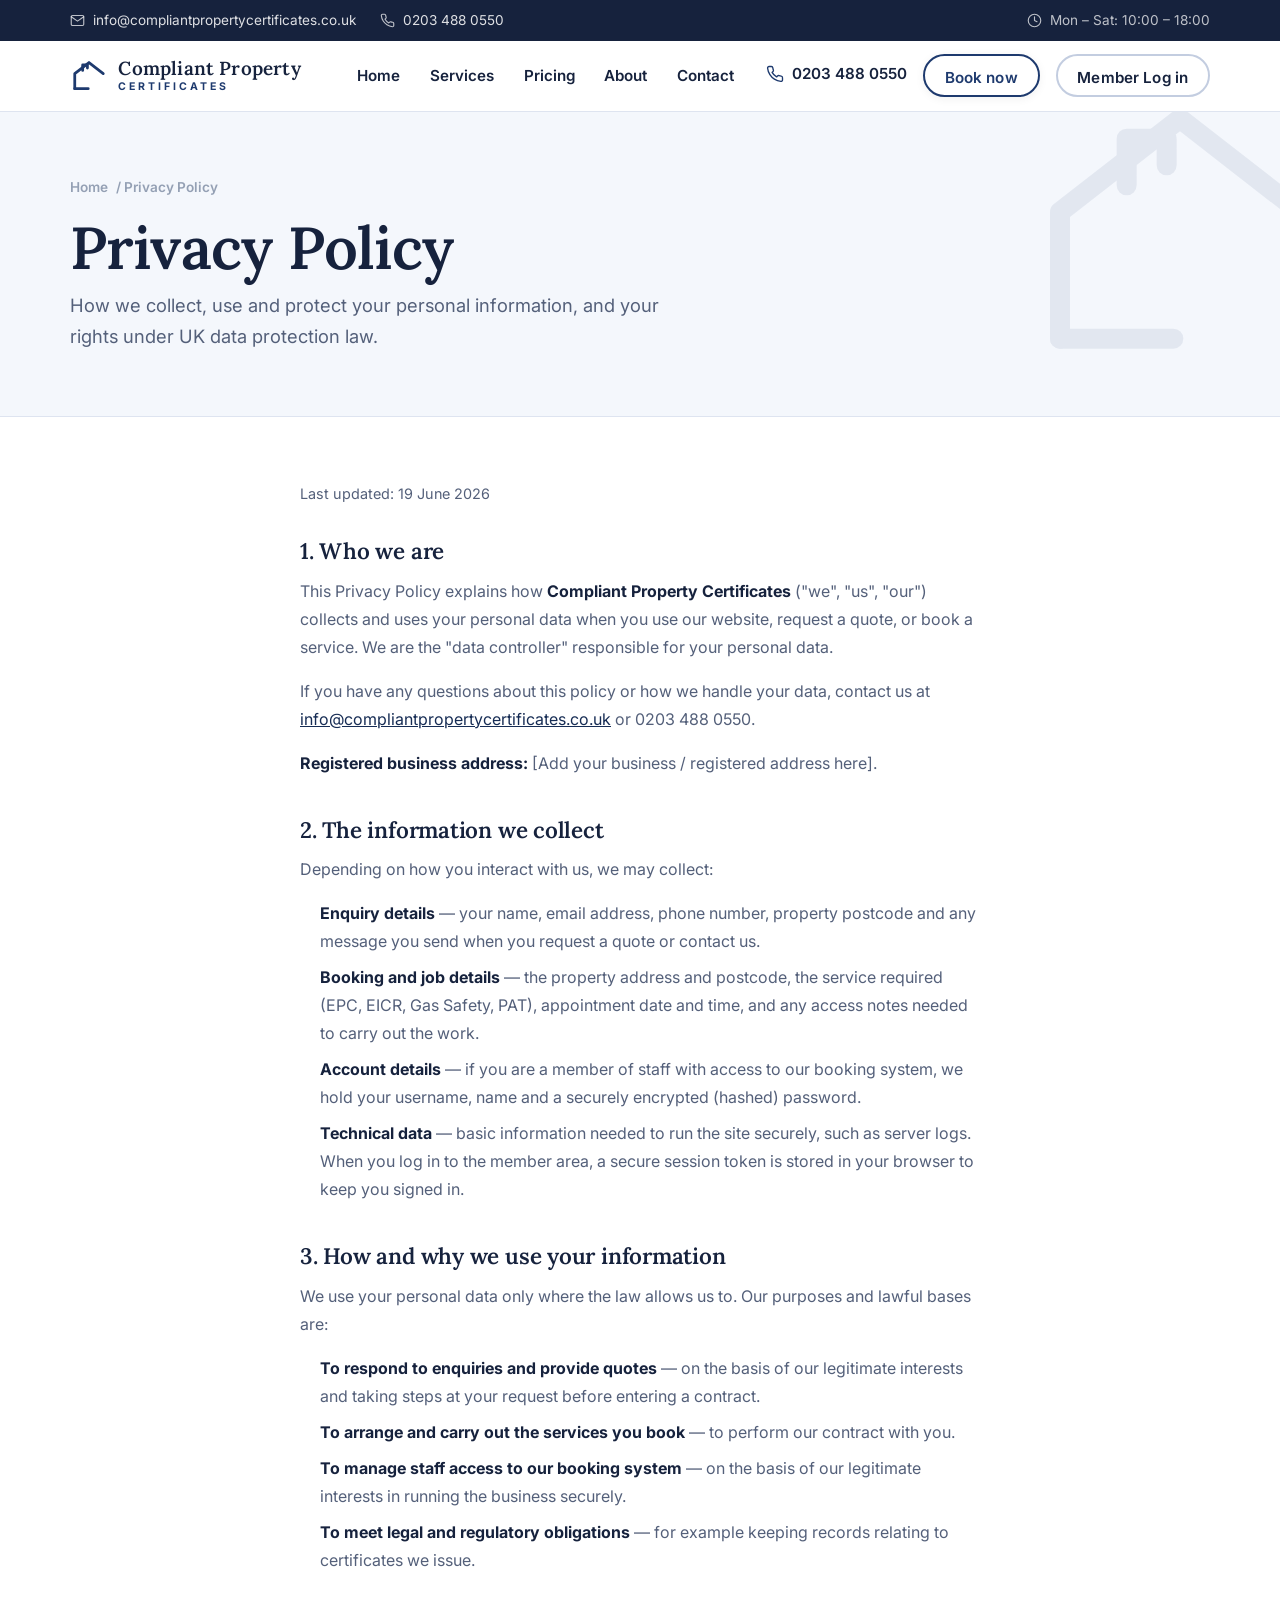
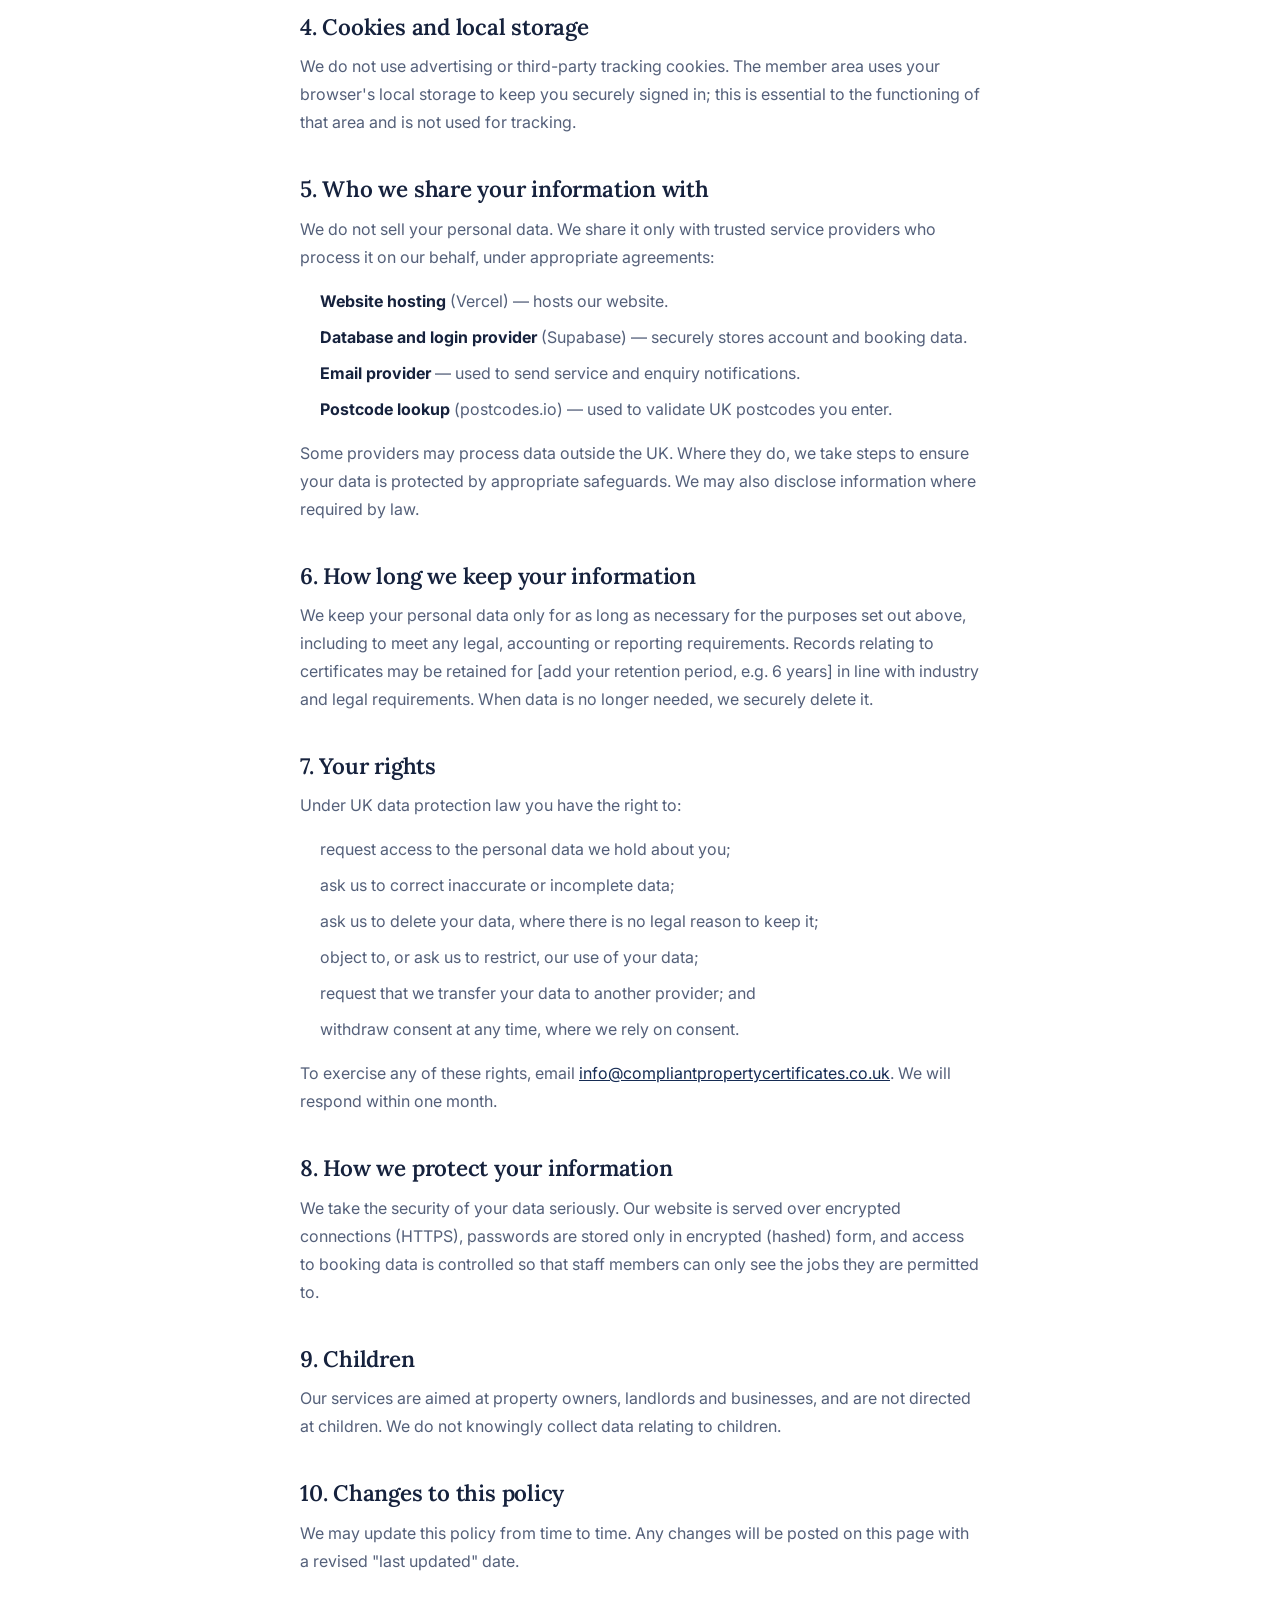
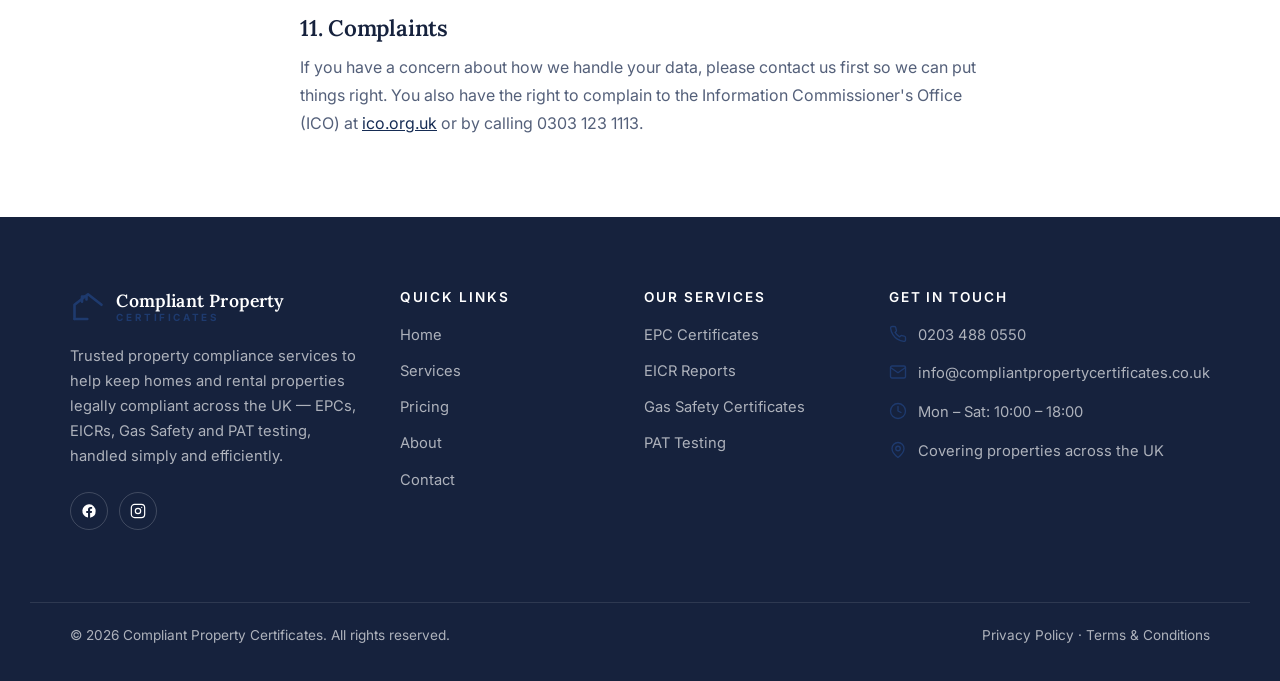
<file: privacy.html>
<!DOCTYPE html>
<html lang="en">
<head>
  <meta charset="UTF-8">
  <meta name="viewport" content="width=device-width, initial-scale=1.0">
  <title>Privacy Policy | Compliant Property Certificates</title>
  <meta name="description" content="How Compliant Property Certificates collects, uses and protects your personal data, and your rights under UK GDPR.">

  <link rel="icon" type="image/svg+xml" href="data:image/svg+xml,%3Csvg xmlns='http://www.w3.org/2000/svg' viewBox='0 0 48 48'%3E%3Cpath d='M6 40V21L24 7l18 14' stroke='%231E3A6E' stroke-width='4' fill='none' stroke-linecap='round' stroke-linejoin='round'/%3E%3Cpath d='M16 17v-7h6v4' stroke='%231E3A6E' stroke-width='4' fill='none' stroke-linecap='round' stroke-linejoin='round'/%3E%3Cpath d='M6 40h17' stroke='%231E3A6E' stroke-width='4' fill='none' stroke-linecap='round' stroke-linejoin='round'/%3E%3C/svg%3E">

  <link rel="preconnect" href="https://fonts.googleapis.com">
  <link rel="preconnect" href="https://fonts.gstatic.com" crossorigin>
  <link href="https://fonts.googleapis.com/css2?family=Inter:wght@400;500;600;700;800&family=Lora:ital,wght@0,500;0,600;0,700;1,500&display=swap" rel="stylesheet">

  <link rel="stylesheet" href="css/style.css">
</head>
<body>

  <!-- ============ TOP BAR ============ -->
  <div class="topbar">
    <div class="container">
      <ul class="topbar-links">
        <li>
          <svg viewBox="0 0 24 24" fill="none" stroke="currentColor" stroke-width="1.8" stroke-linecap="round" stroke-linejoin="round" width="15" height="15" aria-hidden="true"><rect x="2" y="4" width="20" height="16" rx="2"/><path d="m22 6-10 7L2 6"/></svg>
          <a href="mailto:info@compliantpropertycertificates.co.uk">info@compliantpropertycertificates.co.uk</a>
        </li>
        <li>
          <svg viewBox="0 0 24 24" fill="none" stroke="currentColor" stroke-width="1.8" stroke-linecap="round" stroke-linejoin="round" width="15" height="15" aria-hidden="true"><path d="M22 16.92v3a2 2 0 0 1-2.18 2 19.79 19.79 0 0 1-8.63-3.07 19.5 19.5 0 0 1-6-6 19.79 19.79 0 0 1-3.07-8.67A2 2 0 0 1 4.11 2h3a2 2 0 0 1 2 1.72c.127.96.361 1.903.7 2.81a2 2 0 0 1-.45 2.11L8.09 9.91a16 16 0 0 0 6 6l1.27-1.27a2 2 0 0 1 2.11-.45c.907.339 1.85.573 2.81.7A2 2 0 0 1 22 16.92Z"/></svg>
          <a href="tel:02034880550">0203 488 0550</a>
        </li>
      </ul>
      <div class="topbar-schedule">
        <svg viewBox="0 0 24 24" fill="none" stroke="currentColor" stroke-width="1.8" stroke-linecap="round" stroke-linejoin="round" width="15" height="15" aria-hidden="true"><circle cx="12" cy="12" r="10"/><path d="M12 6v6l4 2"/></svg>
        Mon – Sat: 10:00 – 18:00
      </div>
    </div>
  </div>

  <!-- ============ HEADER ============ -->
  <header class="site-header">
    <div class="container">
      <a href="index.html" class="logo">
        <svg viewBox="0 0 48 48" fill="none" xmlns="http://www.w3.org/2000/svg" aria-hidden="true">
          <path d="M6 40V21L24 7l18 14" stroke="#1E3A6E" stroke-width="3.5" stroke-linecap="round" stroke-linejoin="round"/>
          <path d="M16 17v-7h6v4" stroke="#1E3A6E" stroke-width="3.5" stroke-linecap="round" stroke-linejoin="round"/>
          <path d="M6 40h17" stroke="#1E3A6E" stroke-width="3.5" stroke-linecap="round" stroke-linejoin="round"/>
        </svg>
        <span class="logo-text">
          <span class="l1">Compliant Property</span>
          <span class="l2">Certificates</span>
        </span>
      </a>

      <nav class="main-nav" id="main-nav">
        <ul>
          <li><a href="index.html">Home</a></li>
          <li><a href="services.html">Services</a></li>
          <li><a href="pricing.html">Pricing</a></li>
          <li><a href="about.html">About</a></li>
          <li><a href="contact.html">Contact</a></li>
        </ul>
        <div class="header-cta">
          <a href="tel:02034880550" class="header-phone">
            <svg viewBox="0 0 24 24" fill="none" stroke="currentColor" stroke-width="1.8" stroke-linecap="round" stroke-linejoin="round" aria-hidden="true"><path d="M22 16.92v3a2 2 0 0 1-2.18 2 19.79 19.79 0 0 1-8.63-3.07 19.5 19.5 0 0 1-6-6 19.79 19.79 0 0 1-3.07-8.67A2 2 0 0 1 4.11 2h3a2 2 0 0 1 2 1.72c.127.96.361 1.903.7 2.81a2 2 0 0 1-.45 2.11L8.09 9.91a16 16 0 0 0 6 6l1.27-1.27a2 2 0 0 1 2.11-.45c.907.339 1.85.573 2.81.7A2 2 0 0 1 22 16.92Z"/></svg>
            0203 488 0550
          </a>
          <a href="contact.html#book" class="btn btn-primary btn-sm">Book now</a>
          <a href="login.html" class="btn btn-outline btn-sm">Member Log in</a>
        </div>
      </nav>

      <button class="nav-toggle" aria-label="Toggle navigation" aria-expanded="false" aria-controls="main-nav">
        <svg class="icon-menu" viewBox="0 0 24 24" fill="none" stroke="currentColor" stroke-width="2" stroke-linecap="round" stroke-linejoin="round" aria-hidden="true"><path d="M3 12h18M3 6h18M3 18h18"/></svg>
        <svg class="icon-close" viewBox="0 0 24 24" fill="none" stroke="currentColor" stroke-width="2" stroke-linecap="round" stroke-linejoin="round" aria-hidden="true"><path d="M18 6 6 18M6 6l12 12"/></svg>
      </button>
    </div>
  </header>

  <main>
    <!-- ============ PAGE HEADER ============ -->
    <div class="page-header">
      <svg class="roof-watermark" viewBox="0 0 48 48" fill="none" xmlns="http://www.w3.org/2000/svg" aria-hidden="true">
        <path d="M6 40V21L24 7l18 14" stroke="currentColor" stroke-width="3" stroke-linecap="round" stroke-linejoin="round"/>
        <path d="M16 17v-7h6v4" stroke="currentColor" stroke-width="3" stroke-linecap="round" stroke-linejoin="round"/>
        <path d="M6 40h17" stroke="currentColor" stroke-width="3" stroke-linecap="round" stroke-linejoin="round"/>
      </svg>
      <div class="container">
        <p class="breadcrumb"><a href="index.html">Home</a> / Privacy Policy</p>
        <h1>Privacy Policy</h1>
        <p class="lede" style="max-width: 620px;">How we collect, use and protect your personal information, and your rights under UK data protection law.</p>
      </div>
    </div>

    <section class="legal">
      <div class="container-narrow">
        <p class="updated">Last updated: 19 June 2026</p>

        <h2>1. Who we are</h2>
        <p>This Privacy Policy explains how <strong>Compliant Property Certificates</strong> ("we", "us", "our") collects and uses your personal data when you use our website, request a quote, or book a service. We are the "data controller" responsible for your personal data.</p>
        <p>If you have any questions about this policy or how we handle your data, contact us at <a href="mailto:info@compliantpropertycertificates.co.uk">info@compliantpropertycertificates.co.uk</a> or 0203 488 0550.</p>
        <p><strong>Registered business address:</strong> [Add your business / registered address here].</p>

        <h2>2. The information we collect</h2>
        <p>Depending on how you interact with us, we may collect:</p>
        <ul>
          <li><strong>Enquiry details</strong> — your name, email address, phone number, property postcode and any message you send when you request a quote or contact us.</li>
          <li><strong>Booking and job details</strong> — the property address and postcode, the service required (EPC, EICR, Gas Safety, PAT), appointment date and time, and any access notes needed to carry out the work.</li>
          <li><strong>Account details</strong> — if you are a member of staff with access to our booking system, we hold your username, name and a securely encrypted (hashed) password.</li>
          <li><strong>Technical data</strong> — basic information needed to run the site securely, such as server logs. When you log in to the member area, a secure session token is stored in your browser to keep you signed in.</li>
        </ul>

        <h2>3. How and why we use your information</h2>
        <p>We use your personal data only where the law allows us to. Our purposes and lawful bases are:</p>
        <ul>
          <li><strong>To respond to enquiries and provide quotes</strong> — on the basis of our legitimate interests and taking steps at your request before entering a contract.</li>
          <li><strong>To arrange and carry out the services you book</strong> — to perform our contract with you.</li>
          <li><strong>To manage staff access to our booking system</strong> — on the basis of our legitimate interests in running the business securely.</li>
          <li><strong>To meet legal and regulatory obligations</strong> — for example keeping records relating to certificates we issue.</li>
        </ul>

        <h2>4. Cookies and local storage</h2>
        <p>We do not use advertising or third-party tracking cookies. The member area uses your browser's local storage to keep you securely signed in; this is essential to the functioning of that area and is not used for tracking.</p>

        <h2>5. Who we share your information with</h2>
        <p>We do not sell your personal data. We share it only with trusted service providers who process it on our behalf, under appropriate agreements:</p>
        <ul>
          <li><strong>Website hosting</strong> (Vercel) — hosts our website.</li>
          <li><strong>Database and login provider</strong> (Supabase) — securely stores account and booking data.</li>
          <li><strong>Email provider</strong> — used to send service and enquiry notifications.</li>
          <li><strong>Postcode lookup</strong> (postcodes.io) — used to validate UK postcodes you enter.</li>
        </ul>
        <p>Some providers may process data outside the UK. Where they do, we take steps to ensure your data is protected by appropriate safeguards. We may also disclose information where required by law.</p>

        <h2>6. How long we keep your information</h2>
        <p>We keep your personal data only for as long as necessary for the purposes set out above, including to meet any legal, accounting or reporting requirements. Records relating to certificates may be retained for [add your retention period, e.g. 6 years] in line with industry and legal requirements. When data is no longer needed, we securely delete it.</p>

        <h2>7. Your rights</h2>
        <p>Under UK data protection law you have the right to:</p>
        <ul>
          <li>request access to the personal data we hold about you;</li>
          <li>ask us to correct inaccurate or incomplete data;</li>
          <li>ask us to delete your data, where there is no legal reason to keep it;</li>
          <li>object to, or ask us to restrict, our use of your data;</li>
          <li>request that we transfer your data to another provider; and</li>
          <li>withdraw consent at any time, where we rely on consent.</li>
        </ul>
        <p>To exercise any of these rights, email <a href="mailto:info@compliantpropertycertificates.co.uk">info@compliantpropertycertificates.co.uk</a>. We will respond within one month.</p>

        <h2>8. How we protect your information</h2>
        <p>We take the security of your data seriously. Our website is served over encrypted connections (HTTPS), passwords are stored only in encrypted (hashed) form, and access to booking data is controlled so that staff members can only see the jobs they are permitted to.</p>

        <h2>9. Children</h2>
        <p>Our services are aimed at property owners, landlords and businesses, and are not directed at children. We do not knowingly collect data relating to children.</p>

        <h2>10. Changes to this policy</h2>
        <p>We may update this policy from time to time. Any changes will be posted on this page with a revised "last updated" date.</p>

        <h2>11. Complaints</h2>
        <p>If you have a concern about how we handle your data, please contact us first so we can put things right. You also have the right to complain to the Information Commissioner's Office (ICO) at <a href="https://ico.org.uk" rel="noopener noreferrer" target="_blank">ico.org.uk</a> or by calling 0303 123 1113.</p>
      </div>
    </section>
  </main>

  <!-- ============ FOOTER ============ -->
  <footer class="site-footer">
    <div class="container footer-top">
      <div class="footer-about">
        <div class="footer-logo">
          <svg viewBox="0 0 48 48" fill="none" xmlns="http://www.w3.org/2000/svg" aria-hidden="true">
            <path d="M6 40V21L24 7l18 14" stroke="#1E3A6E" stroke-width="3.5" stroke-linecap="round" stroke-linejoin="round"/>
            <path d="M16 17v-7h6v4" stroke="#1E3A6E" stroke-width="3.5" stroke-linecap="round" stroke-linejoin="round"/>
            <path d="M6 40h17" stroke="#1E3A6E" stroke-width="3.5" stroke-linecap="round" stroke-linejoin="round"/>
          </svg>
          <span class="logo-text">
            <span class="l1">Compliant Property</span>
            <span class="l2">Certificates</span>
          </span>
        </div>
        <p>Trusted property compliance services to help keep homes and rental properties legally compliant across the UK — EPCs, EICRs, Gas Safety and PAT testing, handled simply and efficiently.</p>
        <div class="footer-social">
          <a href="#" aria-label="Facebook">
            <svg viewBox="0 0 24 24" fill="currentColor" aria-hidden="true"><path d="M22 12a10 10 0 1 0-11.5 9.87v-6.99H7.9v-2.88h2.6V9.84c0-2.57 1.53-3.99 3.87-3.99 1.12 0 2.3.2 2.3.2v2.53h-1.3c-1.27 0-1.67.79-1.67 1.6v1.92h2.85l-.46 2.88h-2.39v6.99A10 10 0 0 0 22 12Z"/></svg>
          </a>
          <a href="#" aria-label="Instagram">
            <svg viewBox="0 0 24 24" fill="none" stroke="currentColor" stroke-width="1.8" aria-hidden="true"><rect x="2" y="2" width="20" height="20" rx="5"/><circle cx="12" cy="12" r="4"/><circle cx="17.5" cy="6.5" r="1" fill="currentColor" stroke="none"/></svg>
          </a>
        </div>
      </div>

      <div>
        <h4>Quick Links</h4>
        <ul>
          <li><a href="index.html">Home</a></li>
          <li><a href="services.html">Services</a></li>
          <li><a href="pricing.html">Pricing</a></li>
          <li><a href="about.html">About</a></li>
          <li><a href="contact.html">Contact</a></li>
        </ul>
      </div>

      <div>
        <h4>Our Services</h4>
        <ul>
          <li><a href="services.html#epc">EPC Certificates</a></li>
          <li><a href="services.html#eicr">EICR Reports</a></li>
          <li><a href="services.html#gas-safety">Gas Safety Certificates</a></li>
          <li><a href="services.html#pat">PAT Testing</a></li>
        </ul>
      </div>

      <div>
        <h4>Get In Touch</h4>
        <div class="contact-line">
          <svg viewBox="0 0 24 24" fill="none" stroke="currentColor" stroke-width="1.8" stroke-linecap="round" stroke-linejoin="round" aria-hidden="true"><path d="M22 16.92v3a2 2 0 0 1-2.18 2 19.79 19.79 0 0 1-8.63-3.07 19.5 19.5 0 0 1-6-6 19.79 19.79 0 0 1-3.07-8.67A2 2 0 0 1 4.11 2h3a2 2 0 0 1 2 1.72c.127.96.361 1.903.7 2.81a2 2 0 0 1-.45 2.11L8.09 9.91a16 16 0 0 0 6 6l1.27-1.27a2 2 0 0 1 2.11-.45c.907.339 1.85.573 2.81.7A2 2 0 0 1 22 16.92Z"/></svg>
          <a href="tel:02034880550">0203 488 0550</a>
        </div>
        <div class="contact-line">
          <svg viewBox="0 0 24 24" fill="none" stroke="currentColor" stroke-width="1.8" stroke-linecap="round" stroke-linejoin="round" aria-hidden="true"><rect x="2" y="4" width="20" height="16" rx="2"/><path d="m22 6-10 7L2 6"/></svg>
          <a href="mailto:info@compliantpropertycertificates.co.uk">info@compliantpropertycertificates.co.uk</a>
        </div>
        <div class="contact-line">
          <svg viewBox="0 0 24 24" fill="none" stroke="currentColor" stroke-width="1.8" stroke-linecap="round" stroke-linejoin="round" aria-hidden="true"><circle cx="12" cy="12" r="10"/><path d="M12 6v6l4 2"/></svg>
          <span>Mon – Sat: 10:00 – 18:00</span>
        </div>
        <div class="contact-line">
          <svg viewBox="0 0 24 24" fill="none" stroke="currentColor" stroke-width="1.8" stroke-linecap="round" stroke-linejoin="round" aria-hidden="true"><path d="M20 10c0 6-8 12-8 12s-8-6-8-12a8 8 0 0 1 16 0Z"/><circle cx="12" cy="10" r="3"/></svg>
          <span>Covering properties across the UK</span>
        </div>
      </div>
    </div>

    <div class="container footer-bottom">
      <p>© <span class="current-year"></span> Compliant Property Certificates. All rights reserved.</p>
      <p><a href="privacy.html">Privacy Policy</a> · <a href="terms.html">Terms &amp; Conditions</a></p>
    </div>
  </footer>

  <script src="js/main.js"></script>
</body>
</html>
</file>
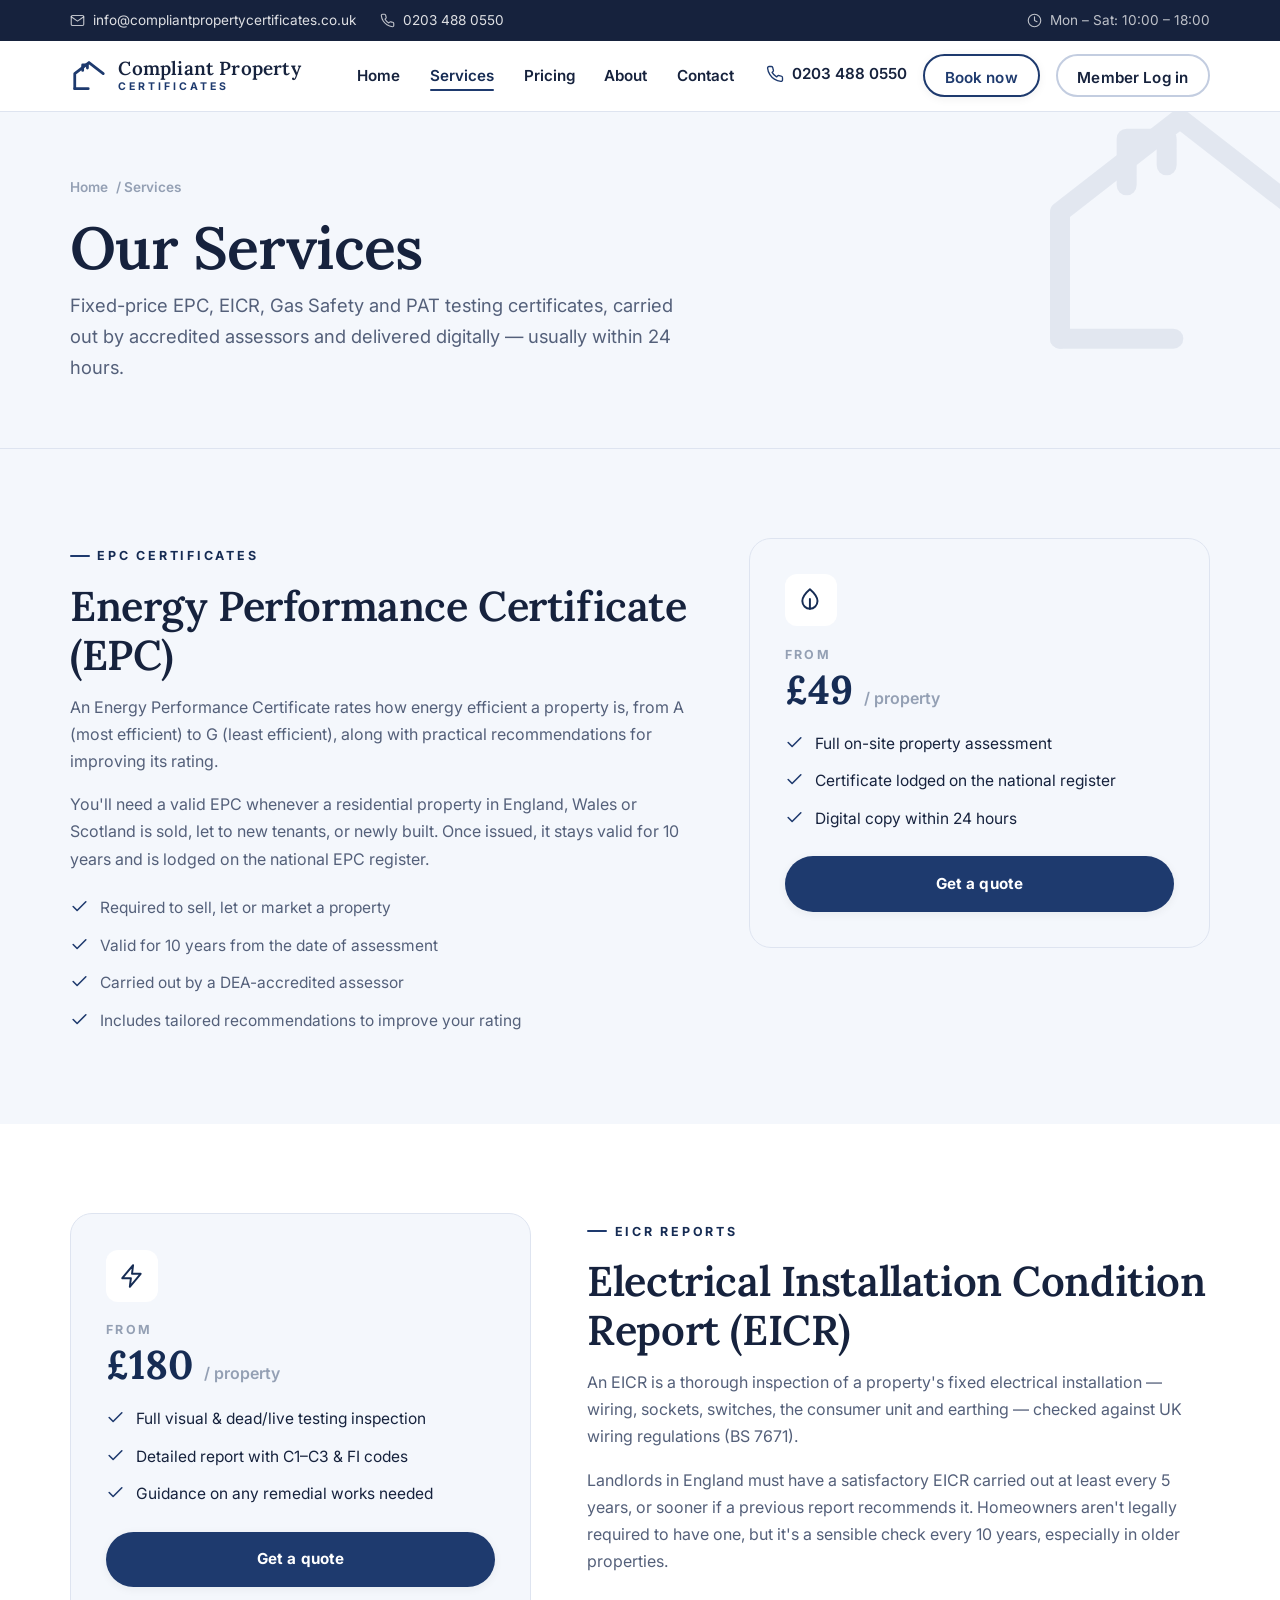
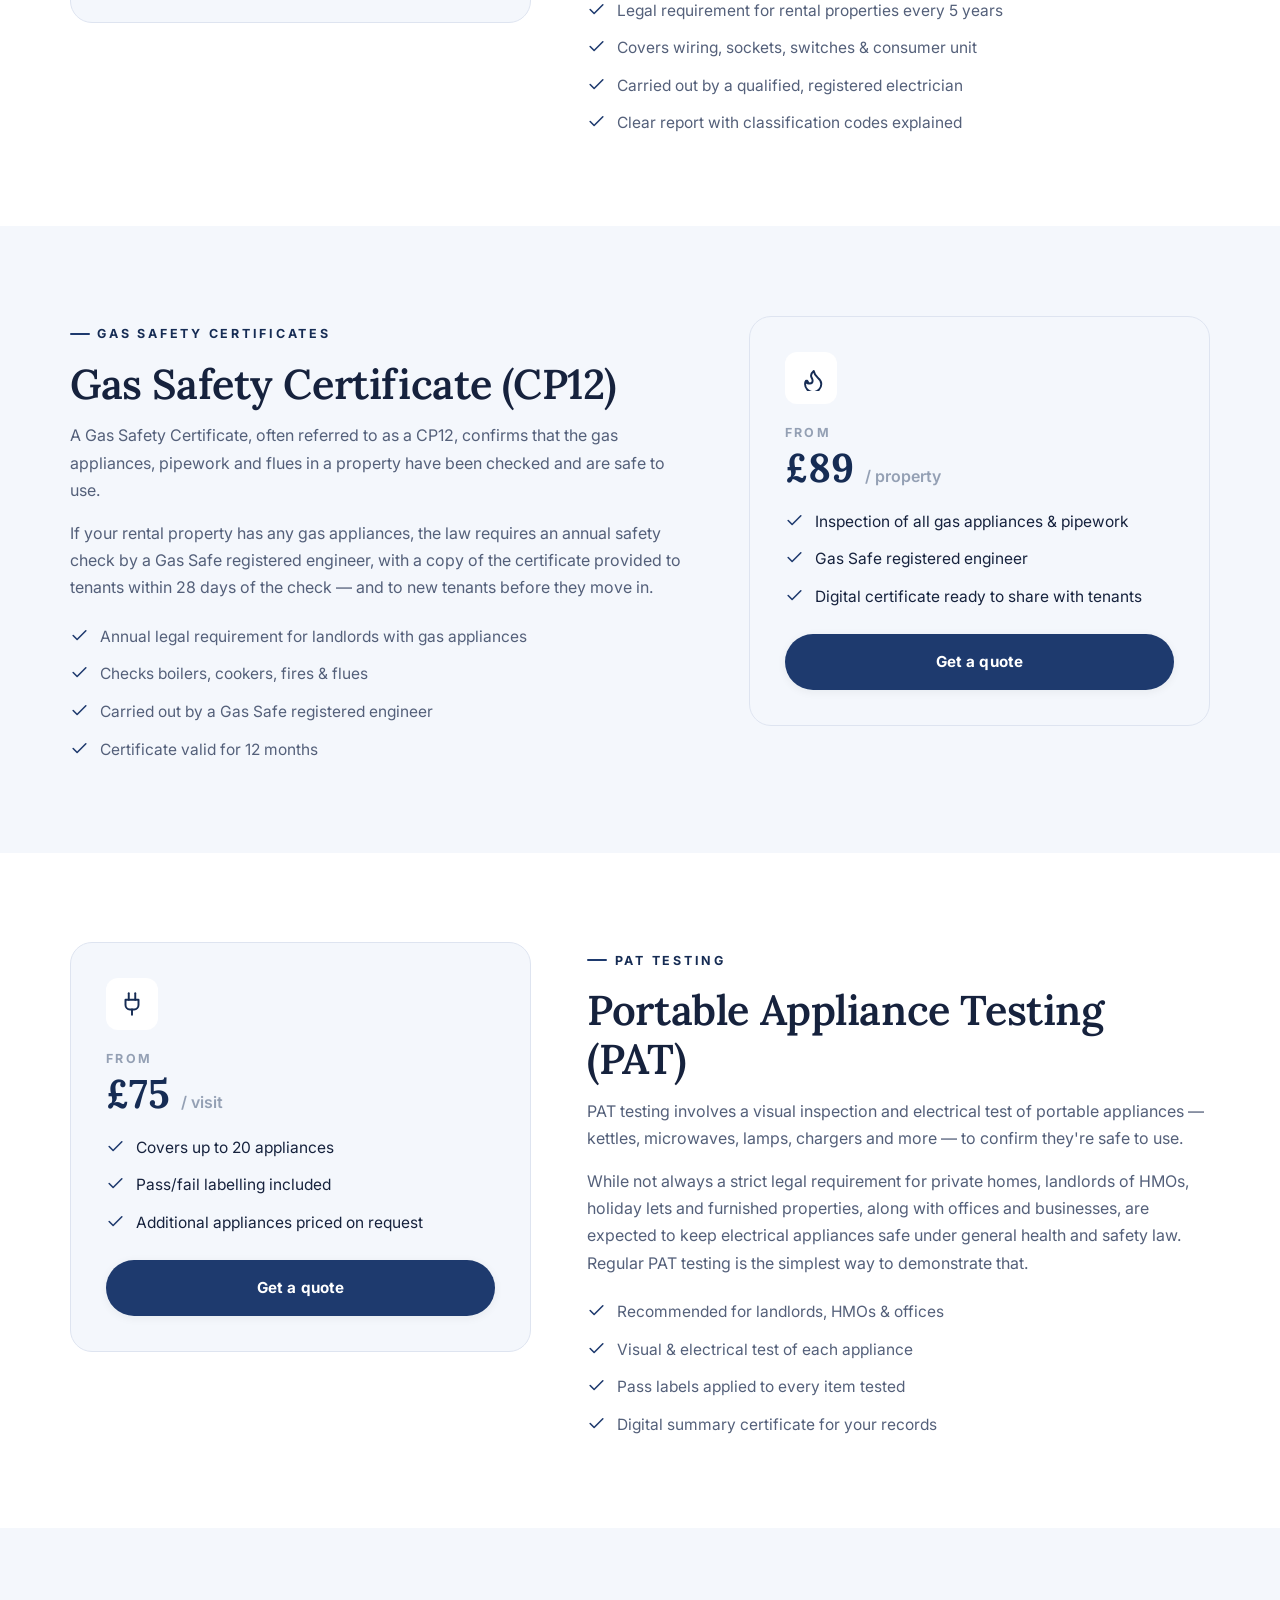
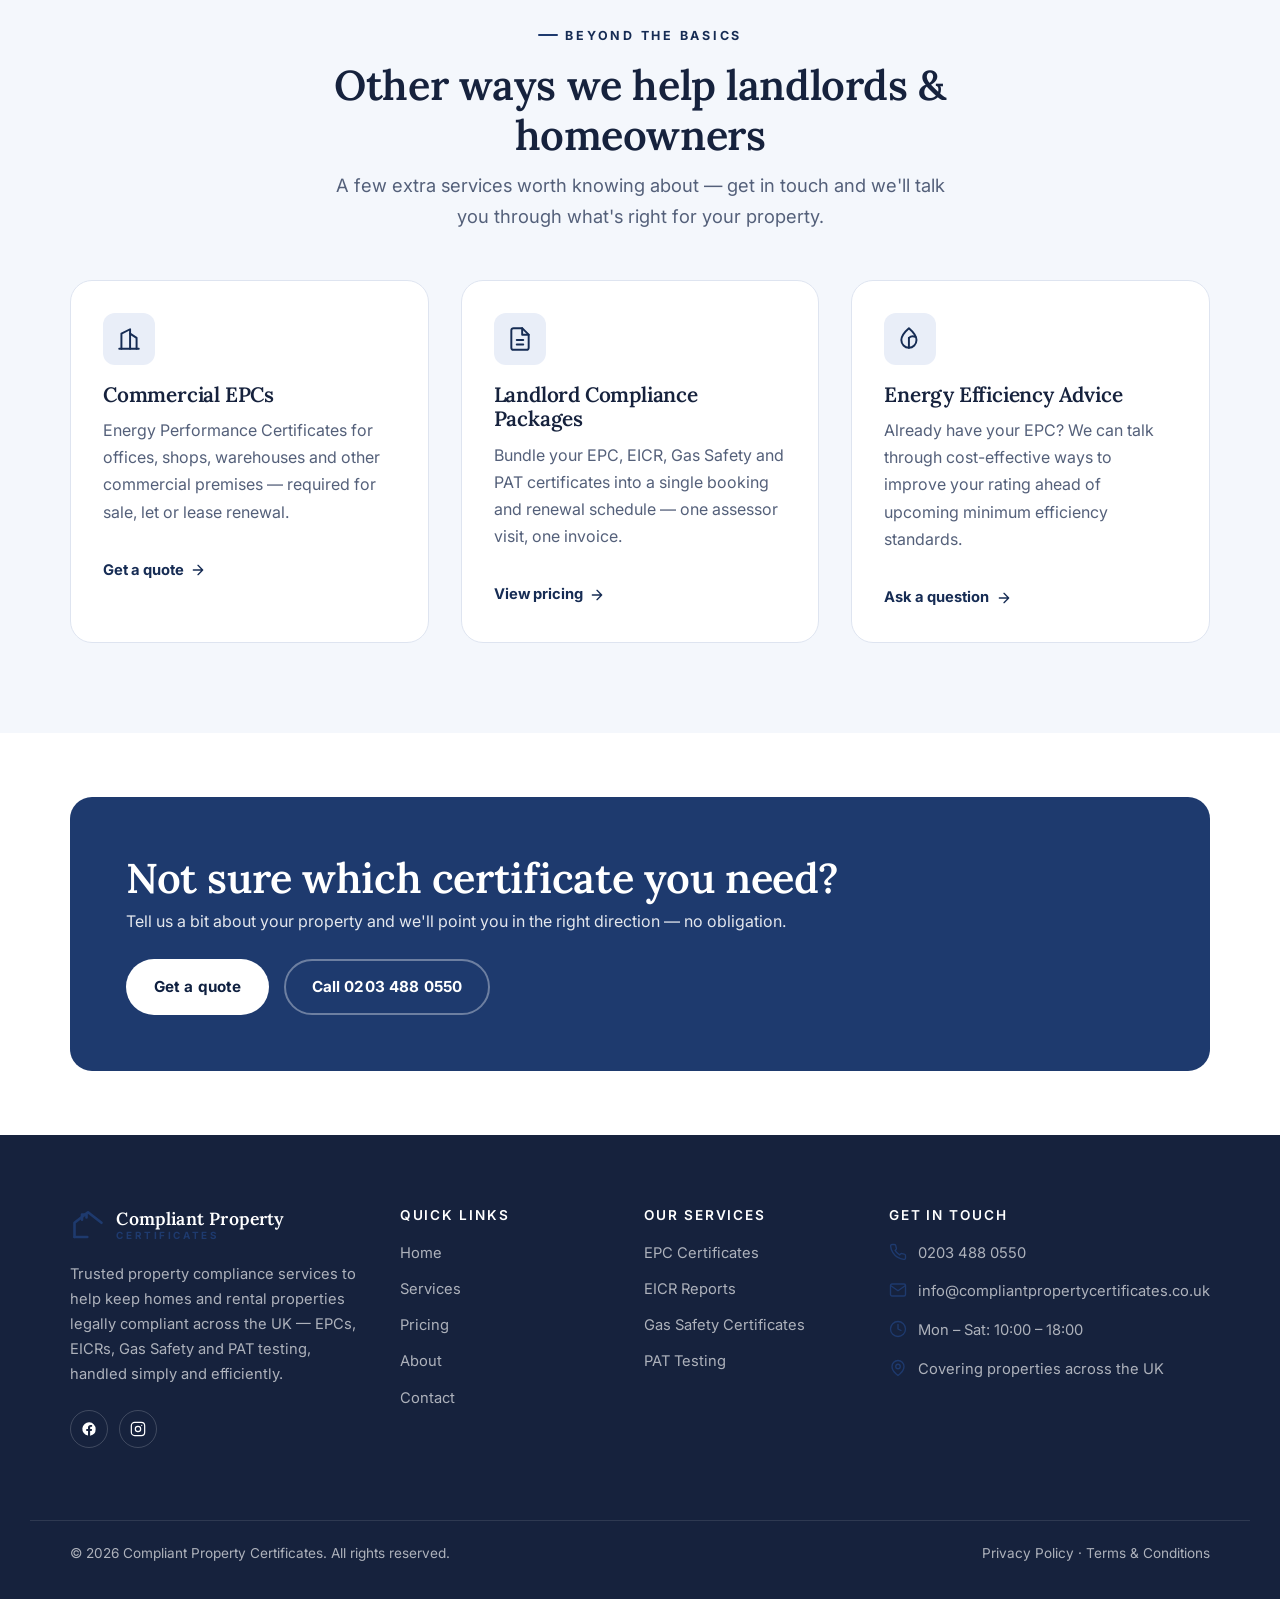
<file: services.html>
<!DOCTYPE html>
<html lang="en">
<head>
  <meta charset="UTF-8">
  <meta name="viewport" content="width=device-width, initial-scale=1.0">
  <title>Services | Compliant Property Certificates</title>
  <meta name="description" content="EPC, EICR, Gas Safety (CP12) and PAT testing certificates — fixed prices, accredited assessors, fast digital delivery across the UK.">

  <link rel="icon" type="image/svg+xml" href="data:image/svg+xml,%3Csvg xmlns='http://www.w3.org/2000/svg' viewBox='0 0 48 48'%3E%3Cpath d='M6 40V21L24 7l18 14' stroke='%231E3A6E' stroke-width='4' fill='none' stroke-linecap='round' stroke-linejoin='round'/%3E%3Cpath d='M16 17v-7h6v4' stroke='%231E3A6E' stroke-width='4' fill='none' stroke-linecap='round' stroke-linejoin='round'/%3E%3Cpath d='M6 40h17' stroke='%231E3A6E' stroke-width='4' fill='none' stroke-linecap='round' stroke-linejoin='round'/%3E%3C/svg%3E">

  <link rel="preconnect" href="https://fonts.googleapis.com">
  <link rel="preconnect" href="https://fonts.gstatic.com" crossorigin>
  <link href="https://fonts.googleapis.com/css2?family=Inter:wght@400;500;600;700;800&family=Lora:ital,wght@0,500;0,600;0,700;1,500&display=swap" rel="stylesheet">

  <link rel="stylesheet" href="css/style.css">
</head>
<body>

  <!-- ============ TOP BAR ============ -->
  <div class="topbar">
    <div class="container">
      <ul class="topbar-links">
        <li>
          <svg viewBox="0 0 24 24" fill="none" stroke="currentColor" stroke-width="1.8" stroke-linecap="round" stroke-linejoin="round" width="15" height="15" aria-hidden="true"><rect x="2" y="4" width="20" height="16" rx="2"/><path d="m22 6-10 7L2 6"/></svg>
          <a href="mailto:info@compliantpropertycertificates.co.uk">info@compliantpropertycertificates.co.uk</a>
        </li>
        <li>
          <svg viewBox="0 0 24 24" fill="none" stroke="currentColor" stroke-width="1.8" stroke-linecap="round" stroke-linejoin="round" width="15" height="15" aria-hidden="true"><path d="M22 16.92v3a2 2 0 0 1-2.18 2 19.79 19.79 0 0 1-8.63-3.07 19.5 19.5 0 0 1-6-6 19.79 19.79 0 0 1-3.07-8.67A2 2 0 0 1 4.11 2h3a2 2 0 0 1 2 1.72c.127.96.361 1.903.7 2.81a2 2 0 0 1-.45 2.11L8.09 9.91a16 16 0 0 0 6 6l1.27-1.27a2 2 0 0 1 2.11-.45c.907.339 1.85.573 2.81.7A2 2 0 0 1 22 16.92Z"/></svg>
          <a href="tel:02034880550">0203 488 0550</a>
        </li>
      </ul>
      <div class="topbar-schedule">
        <svg viewBox="0 0 24 24" fill="none" stroke="currentColor" stroke-width="1.8" stroke-linecap="round" stroke-linejoin="round" width="15" height="15" aria-hidden="true"><circle cx="12" cy="12" r="10"/><path d="M12 6v6l4 2"/></svg>
        Mon – Sat: 10:00 – 18:00
      </div>
    </div>
  </div>

  <!-- ============ HEADER ============ -->
  <header class="site-header">
    <div class="container">
      <a href="index.html" class="logo">
        <svg viewBox="0 0 48 48" fill="none" xmlns="http://www.w3.org/2000/svg" aria-hidden="true">
          <path d="M6 40V21L24 7l18 14" stroke="#1E3A6E" stroke-width="3.5" stroke-linecap="round" stroke-linejoin="round"/>
          <path d="M16 17v-7h6v4" stroke="#1E3A6E" stroke-width="3.5" stroke-linecap="round" stroke-linejoin="round"/>
          <path d="M6 40h17" stroke="#1E3A6E" stroke-width="3.5" stroke-linecap="round" stroke-linejoin="round"/>
        </svg>
        <span class="logo-text">
          <span class="l1">Compliant Property</span>
          <span class="l2">Certificates</span>
        </span>
      </a>

      <nav class="main-nav" id="main-nav">
        <ul>
          <li><a href="index.html">Home</a></li>
          <li><a href="services.html" class="active">Services</a></li>
          <li><a href="pricing.html">Pricing</a></li>
          <li><a href="about.html">About</a></li>
          <li><a href="contact.html">Contact</a></li>
        </ul>
        <div class="header-cta">
          <a href="tel:02034880550" class="header-phone">
            <svg viewBox="0 0 24 24" fill="none" stroke="currentColor" stroke-width="1.8" stroke-linecap="round" stroke-linejoin="round" aria-hidden="true"><path d="M22 16.92v3a2 2 0 0 1-2.18 2 19.79 19.79 0 0 1-8.63-3.07 19.5 19.5 0 0 1-6-6 19.79 19.79 0 0 1-3.07-8.67A2 2 0 0 1 4.11 2h3a2 2 0 0 1 2 1.72c.127.96.361 1.903.7 2.81a2 2 0 0 1-.45 2.11L8.09 9.91a16 16 0 0 0 6 6l1.27-1.27a2 2 0 0 1 2.11-.45c.907.339 1.85.573 2.81.7A2 2 0 0 1 22 16.92Z"/></svg>
            0203 488 0550
          </a>
          <a href="contact.html#book" class="btn btn-primary btn-sm">Book now</a>
          <a href="login.html" class="btn btn-outline btn-sm">Member Log in</a>
        </div>
      </nav>

      <button class="nav-toggle" aria-label="Toggle navigation" aria-expanded="false" aria-controls="main-nav">
        <svg class="icon-menu" viewBox="0 0 24 24" fill="none" stroke="currentColor" stroke-width="2" stroke-linecap="round" stroke-linejoin="round" aria-hidden="true"><path d="M3 12h18M3 6h18M3 18h18"/></svg>
        <svg class="icon-close" viewBox="0 0 24 24" fill="none" stroke="currentColor" stroke-width="2" stroke-linecap="round" stroke-linejoin="round" aria-hidden="true"><path d="M18 6 6 18M6 6l12 12"/></svg>
      </button>
    </div>
  </header>

  <main>
    <!-- ============ PAGE HEADER ============ -->
    <div class="page-header">
      <svg class="roof-watermark" viewBox="0 0 48 48" fill="none" xmlns="http://www.w3.org/2000/svg" aria-hidden="true">
        <path d="M6 40V21L24 7l18 14" stroke="currentColor" stroke-width="3" stroke-linecap="round" stroke-linejoin="round"/>
        <path d="M16 17v-7h6v4" stroke="currentColor" stroke-width="3" stroke-linecap="round" stroke-linejoin="round"/>
        <path d="M6 40h17" stroke="currentColor" stroke-width="3" stroke-linecap="round" stroke-linejoin="round"/>
      </svg>
      <div class="container">
        <p class="breadcrumb"><a href="index.html">Home</a> / Services</p>
        <h1>Our Services</h1>
        <p class="lede" style="max-width: 620px;">Fixed-price EPC, EICR, Gas Safety and PAT testing certificates, carried out by accredited assessors and delivered digitally — usually within 24 hours.</p>
      </div>
    </div>

    <!-- ============ EPC ============ -->
    <section class="service-detail anchor-offset bg-pale" id="epc">
      <div class="container">
        <div class="service-text">
          <p class="eyebrow">EPC Certificates</p>
          <h2>Energy Performance Certificate (EPC)</h2>
          <p>An Energy Performance Certificate rates how energy efficient a property is, from A (most efficient) to G (least efficient), along with practical recommendations for improving its rating.</p>
          <p>You'll need a valid EPC whenever a residential property in England, Wales or Scotland is sold, let to new tenants, or newly built. Once issued, it stays valid for 10 years and is lodged on the national EPC register.</p>
          <ul class="check-list">
            <li>
              <svg viewBox="0 0 24 24" fill="none" stroke="currentColor" stroke-width="2" stroke-linecap="round" stroke-linejoin="round" aria-hidden="true"><path d="M20 6 9 17l-5-5"/></svg>
              Required to sell, let or market a property
            </li>
            <li>
              <svg viewBox="0 0 24 24" fill="none" stroke="currentColor" stroke-width="2" stroke-linecap="round" stroke-linejoin="round" aria-hidden="true"><path d="M20 6 9 17l-5-5"/></svg>
              Valid for 10 years from the date of assessment
            </li>
            <li>
              <svg viewBox="0 0 24 24" fill="none" stroke="currentColor" stroke-width="2" stroke-linecap="round" stroke-linejoin="round" aria-hidden="true"><path d="M20 6 9 17l-5-5"/></svg>
              Carried out by a DEA-accredited assessor
            </li>
            <li>
              <svg viewBox="0 0 24 24" fill="none" stroke="currentColor" stroke-width="2" stroke-linecap="round" stroke-linejoin="round" aria-hidden="true"><path d="M20 6 9 17l-5-5"/></svg>
              Includes tailored recommendations to improve your rating
            </li>
          </ul>
        </div>

        <div class="price-card">
          <div class="icon-tile">
            <svg viewBox="0 0 24 24" fill="none" stroke="currentColor" stroke-width="1.8" stroke-linecap="round" stroke-linejoin="round" aria-hidden="true"><path d="M11 20A7 7 0 0 1 4 13c0-5 7-11 7-11s7 6 7 11a7 7 0 0 1-7 7Z"/><path d="M11 20v-9"/></svg>
          </div>
          <div class="from">From</div>
          <div class="amount">£49 <span>/ property</span></div>
          <ul class="check-list">
            <li>
              <svg viewBox="0 0 24 24" fill="none" stroke="currentColor" stroke-width="2" stroke-linecap="round" stroke-linejoin="round" aria-hidden="true"><path d="M20 6 9 17l-5-5"/></svg>
              Full on-site property assessment
            </li>
            <li>
              <svg viewBox="0 0 24 24" fill="none" stroke="currentColor" stroke-width="2" stroke-linecap="round" stroke-linejoin="round" aria-hidden="true"><path d="M20 6 9 17l-5-5"/></svg>
              Certificate lodged on the national register
            </li>
            <li>
              <svg viewBox="0 0 24 24" fill="none" stroke="currentColor" stroke-width="2" stroke-linecap="round" stroke-linejoin="round" aria-hidden="true"><path d="M20 6 9 17l-5-5"/></svg>
              Digital copy within 24 hours
            </li>
          </ul>
          <a href="contact.html" class="btn btn-primary btn-block">Get a quote</a>
        </div>
      </div>
    </section>

    <!-- ============ EICR ============ -->
    <section class="service-detail flip anchor-offset" id="eicr">
      <div class="container">
        <div class="service-text">
          <p class="eyebrow">EICR Reports</p>
          <h2>Electrical Installation Condition Report (EICR)</h2>
          <p>An EICR is a thorough inspection of a property's fixed electrical installation — wiring, sockets, switches, the consumer unit and earthing — checked against UK wiring regulations (BS 7671).</p>
          <p>Landlords in England must have a satisfactory EICR carried out at least every 5 years, or sooner if a previous report recommends it. Homeowners aren't legally required to have one, but it's a sensible check every 10 years, especially in older properties.</p>
          <ul class="check-list">
            <li>
              <svg viewBox="0 0 24 24" fill="none" stroke="currentColor" stroke-width="2" stroke-linecap="round" stroke-linejoin="round" aria-hidden="true"><path d="M20 6 9 17l-5-5"/></svg>
              Legal requirement for rental properties every 5 years
            </li>
            <li>
              <svg viewBox="0 0 24 24" fill="none" stroke="currentColor" stroke-width="2" stroke-linecap="round" stroke-linejoin="round" aria-hidden="true"><path d="M20 6 9 17l-5-5"/></svg>
              Covers wiring, sockets, switches &amp; consumer unit
            </li>
            <li>
              <svg viewBox="0 0 24 24" fill="none" stroke="currentColor" stroke-width="2" stroke-linecap="round" stroke-linejoin="round" aria-hidden="true"><path d="M20 6 9 17l-5-5"/></svg>
              Carried out by a qualified, registered electrician
            </li>
            <li>
              <svg viewBox="0 0 24 24" fill="none" stroke="currentColor" stroke-width="2" stroke-linecap="round" stroke-linejoin="round" aria-hidden="true"><path d="M20 6 9 17l-5-5"/></svg>
              Clear report with classification codes explained
            </li>
          </ul>
        </div>

        <div class="price-card">
          <div class="icon-tile">
            <svg viewBox="0 0 24 24" fill="none" stroke="currentColor" stroke-width="1.8" stroke-linecap="round" stroke-linejoin="round" aria-hidden="true"><path d="M13 2 3 14h8l-1 8 10-12h-8z"/></svg>
          </div>
          <div class="from">From</div>
          <div class="amount">£180 <span>/ property</span></div>
          <ul class="check-list">
            <li>
              <svg viewBox="0 0 24 24" fill="none" stroke="currentColor" stroke-width="2" stroke-linecap="round" stroke-linejoin="round" aria-hidden="true"><path d="M20 6 9 17l-5-5"/></svg>
              Full visual &amp; dead/live testing inspection
            </li>
            <li>
              <svg viewBox="0 0 24 24" fill="none" stroke="currentColor" stroke-width="2" stroke-linecap="round" stroke-linejoin="round" aria-hidden="true"><path d="M20 6 9 17l-5-5"/></svg>
              Detailed report with C1–C3 &amp; FI codes
            </li>
            <li>
              <svg viewBox="0 0 24 24" fill="none" stroke="currentColor" stroke-width="2" stroke-linecap="round" stroke-linejoin="round" aria-hidden="true"><path d="M20 6 9 17l-5-5"/></svg>
              Guidance on any remedial works needed
            </li>
          </ul>
          <a href="contact.html" class="btn btn-primary btn-block">Get a quote</a>
        </div>
      </div>
    </section>

    <!-- ============ GAS SAFETY ============ -->
    <section class="service-detail anchor-offset bg-pale" id="gas-safety">
      <div class="container">
        <div class="service-text">
          <p class="eyebrow">Gas Safety Certificates</p>
          <h2>Gas Safety Certificate (CP12)</h2>
          <p>A Gas Safety Certificate, often referred to as a CP12, confirms that the gas appliances, pipework and flues in a property have been checked and are safe to use.</p>
          <p>If your rental property has any gas appliances, the law requires an annual safety check by a Gas Safe registered engineer, with a copy of the certificate provided to tenants within 28 days of the check — and to new tenants before they move in.</p>
          <ul class="check-list">
            <li>
              <svg viewBox="0 0 24 24" fill="none" stroke="currentColor" stroke-width="2" stroke-linecap="round" stroke-linejoin="round" aria-hidden="true"><path d="M20 6 9 17l-5-5"/></svg>
              Annual legal requirement for landlords with gas appliances
            </li>
            <li>
              <svg viewBox="0 0 24 24" fill="none" stroke="currentColor" stroke-width="2" stroke-linecap="round" stroke-linejoin="round" aria-hidden="true"><path d="M20 6 9 17l-5-5"/></svg>
              Checks boilers, cookers, fires &amp; flues
            </li>
            <li>
              <svg viewBox="0 0 24 24" fill="none" stroke="currentColor" stroke-width="2" stroke-linecap="round" stroke-linejoin="round" aria-hidden="true"><path d="M20 6 9 17l-5-5"/></svg>
              Carried out by a Gas Safe registered engineer
            </li>
            <li>
              <svg viewBox="0 0 24 24" fill="none" stroke="currentColor" stroke-width="2" stroke-linecap="round" stroke-linejoin="round" aria-hidden="true"><path d="M20 6 9 17l-5-5"/></svg>
              Certificate valid for 12 months
            </li>
          </ul>
        </div>

        <div class="price-card">
          <div class="icon-tile">
            <svg viewBox="0 0 24 24" fill="none" stroke="currentColor" stroke-width="1.8" stroke-linecap="round" stroke-linejoin="round" aria-hidden="true"><path d="M8.5 14.5A2.5 2.5 0 0 0 11 17a2.5 2.5 0 0 0 2.5-2.5c0-1.38-.5-2-1-3-1.072-2.143-.224-4.054 2-6 .5 2.5 2 4.9 4 6.5 2 1.6 3 3.5 3 5.5a7.5 7.5 0 1 1-15 0c0-1.153.433-2.294 1-3a2.5 2.5 0 0 0 2.5 2.5z"/></svg>
          </div>
          <div class="from">From</div>
          <div class="amount">£89 <span>/ property</span></div>
          <ul class="check-list">
            <li>
              <svg viewBox="0 0 24 24" fill="none" stroke="currentColor" stroke-width="2" stroke-linecap="round" stroke-linejoin="round" aria-hidden="true"><path d="M20 6 9 17l-5-5"/></svg>
              Inspection of all gas appliances &amp; pipework
            </li>
            <li>
              <svg viewBox="0 0 24 24" fill="none" stroke="currentColor" stroke-width="2" stroke-linecap="round" stroke-linejoin="round" aria-hidden="true"><path d="M20 6 9 17l-5-5"/></svg>
              Gas Safe registered engineer
            </li>
            <li>
              <svg viewBox="0 0 24 24" fill="none" stroke="currentColor" stroke-width="2" stroke-linecap="round" stroke-linejoin="round" aria-hidden="true"><path d="M20 6 9 17l-5-5"/></svg>
              Digital certificate ready to share with tenants
            </li>
          </ul>
          <a href="contact.html" class="btn btn-primary btn-block">Get a quote</a>
        </div>
      </div>
    </section>

    <!-- ============ PAT TESTING ============ -->
    <section class="service-detail flip anchor-offset" id="pat">
      <div class="container">
        <div class="service-text">
          <p class="eyebrow">PAT Testing</p>
          <h2>Portable Appliance Testing (PAT)</h2>
          <p>PAT testing involves a visual inspection and electrical test of portable appliances — kettles, microwaves, lamps, chargers and more — to confirm they're safe to use.</p>
          <p>While not always a strict legal requirement for private homes, landlords of HMOs, holiday lets and furnished properties, along with offices and businesses, are expected to keep electrical appliances safe under general health and safety law. Regular PAT testing is the simplest way to demonstrate that.</p>
          <ul class="check-list">
            <li>
              <svg viewBox="0 0 24 24" fill="none" stroke="currentColor" stroke-width="2" stroke-linecap="round" stroke-linejoin="round" aria-hidden="true"><path d="M20 6 9 17l-5-5"/></svg>
              Recommended for landlords, HMOs &amp; offices
            </li>
            <li>
              <svg viewBox="0 0 24 24" fill="none" stroke="currentColor" stroke-width="2" stroke-linecap="round" stroke-linejoin="round" aria-hidden="true"><path d="M20 6 9 17l-5-5"/></svg>
              Visual &amp; electrical test of each appliance
            </li>
            <li>
              <svg viewBox="0 0 24 24" fill="none" stroke="currentColor" stroke-width="2" stroke-linecap="round" stroke-linejoin="round" aria-hidden="true"><path d="M20 6 9 17l-5-5"/></svg>
              Pass labels applied to every item tested
            </li>
            <li>
              <svg viewBox="0 0 24 24" fill="none" stroke="currentColor" stroke-width="2" stroke-linecap="round" stroke-linejoin="round" aria-hidden="true"><path d="M20 6 9 17l-5-5"/></svg>
              Digital summary certificate for your records
            </li>
          </ul>
        </div>

        <div class="price-card">
          <div class="icon-tile">
            <svg viewBox="0 0 24 24" fill="none" stroke="currentColor" stroke-width="1.8" stroke-linecap="round" stroke-linejoin="round" aria-hidden="true"><path d="M12 22v-5"/><path d="M9 8V2"/><path d="M15 8V2"/><path d="M18 8v5a4 4 0 0 1-4 4h-4a4 4 0 0 1-4-4V8Z"/></svg>
          </div>
          <div class="from">From</div>
          <div class="amount">£75 <span>/ visit</span></div>
          <ul class="check-list">
            <li>
              <svg viewBox="0 0 24 24" fill="none" stroke="currentColor" stroke-width="2" stroke-linecap="round" stroke-linejoin="round" aria-hidden="true"><path d="M20 6 9 17l-5-5"/></svg>
              Covers up to 20 appliances
            </li>
            <li>
              <svg viewBox="0 0 24 24" fill="none" stroke="currentColor" stroke-width="2" stroke-linecap="round" stroke-linejoin="round" aria-hidden="true"><path d="M20 6 9 17l-5-5"/></svg>
              Pass/fail labelling included
            </li>
            <li>
              <svg viewBox="0 0 24 24" fill="none" stroke="currentColor" stroke-width="2" stroke-linecap="round" stroke-linejoin="round" aria-hidden="true"><path d="M20 6 9 17l-5-5"/></svg>
              Additional appliances priced on request
            </li>
          </ul>
          <a href="contact.html" class="btn btn-primary btn-block">Get a quote</a>
        </div>
      </div>
    </section>

    <!-- ============ OTHER WAYS WE HELP ============ -->
    <section class="bg-pale">
      <div class="container">
        <div class="section-head center">
          <p class="eyebrow">Beyond The Basics</p>
          <h2>Other ways we help landlords &amp; homeowners</h2>
          <p class="lede">A few extra services worth knowing about — get in touch and we'll talk you through what's right for your property.</p>
        </div>

        <div class="grid grid-auto">
          <div class="card reveal">
            <div class="icon-tile">
              <svg viewBox="0 0 24 24" fill="none" stroke="currentColor" stroke-width="1.8" stroke-linecap="round" stroke-linejoin="round" aria-hidden="true"><path d="M3 21h18"/><path d="M5 21V7l8-4v18"/><path d="M19 21V11l-6-4"/></svg>
            </div>
            <h3>Commercial EPCs</h3>
            <p>Energy Performance Certificates for offices, shops, warehouses and other commercial premises — required for sale, let or lease renewal.</p>
            <a href="contact.html" class="card-link">
              Get a quote
              <svg viewBox="0 0 24 24" fill="none" stroke="currentColor" stroke-width="2" stroke-linecap="round" stroke-linejoin="round" aria-hidden="true"><path d="M5 12h14M12 5l7 7-7 7"/></svg>
            </a>
          </div>

          <div class="card reveal">
            <div class="icon-tile">
              <svg viewBox="0 0 24 24" fill="none" stroke="currentColor" stroke-width="1.8" stroke-linecap="round" stroke-linejoin="round" aria-hidden="true"><path d="M14 2H6a2 2 0 0 0-2 2v16a2 2 0 0 0 2 2h12a2 2 0 0 0 2-2V8Z"/><path d="M14 2v6h6"/><path d="M9 13h6M9 17h6"/></svg>
            </div>
            <h3>Landlord Compliance Packages</h3>
            <p>Bundle your EPC, EICR, Gas Safety and PAT certificates into a single booking and renewal schedule — one assessor visit, one invoice.</p>
            <a href="pricing.html" class="card-link">
              View pricing
              <svg viewBox="0 0 24 24" fill="none" stroke="currentColor" stroke-width="2" stroke-linecap="round" stroke-linejoin="round" aria-hidden="true"><path d="M5 12h14M12 5l7 7-7 7"/></svg>
            </a>
          </div>

          <div class="card reveal">
            <div class="icon-tile">
              <svg viewBox="0 0 24 24" fill="none" stroke="currentColor" stroke-width="1.8" stroke-linecap="round" stroke-linejoin="round" aria-hidden="true"><path d="M11 20A7 7 0 0 1 4 13c0-5 7-11 7-11s7 6 7 11a7 7 0 0 1-7 7Z"/><path d="M11 20v-9"/><path d="M11 11c2-2 4-2 6-1"/></svg>
            </div>
            <h3>Energy Efficiency Advice</h3>
            <p>Already have your EPC? We can talk through cost-effective ways to improve your rating ahead of upcoming minimum efficiency standards.</p>
            <a href="contact.html" class="card-link">
              Ask a question
              <svg viewBox="0 0 24 24" fill="none" stroke="currentColor" stroke-width="2" stroke-linecap="round" stroke-linejoin="round" aria-hidden="true"><path d="M5 12h14M12 5l7 7-7 7"/></svg>
            </a>
          </div>
        </div>
      </div>
    </section>

    <!-- ============ CTA BAND ============ -->
    <section class="section-tight">
      <div class="container">
        <div class="cta-band reveal">
          <div>
            <h2>Not sure which certificate you need?</h2>
            <p>Tell us a bit about your property and we'll point you in the right direction — no obligation.</p>
          </div>
          <div class="cta-actions">
            <a href="contact.html" class="btn btn-light">Get a quote</a>
            <a href="tel:02034880550" class="btn btn-on-dark">Call 0203 488 0550</a>
          </div>
        </div>
      </div>
    </section>
  </main>

  <!-- ============ FOOTER ============ -->
  <footer class="site-footer">
    <div class="container footer-top">
      <div class="footer-about">
        <div class="footer-logo">
          <svg viewBox="0 0 48 48" fill="none" xmlns="http://www.w3.org/2000/svg" aria-hidden="true">
            <path d="M6 40V21L24 7l18 14" stroke="#1E3A6E" stroke-width="3.5" stroke-linecap="round" stroke-linejoin="round"/>
            <path d="M16 17v-7h6v4" stroke="#1E3A6E" stroke-width="3.5" stroke-linecap="round" stroke-linejoin="round"/>
            <path d="M6 40h17" stroke="#1E3A6E" stroke-width="3.5" stroke-linecap="round" stroke-linejoin="round"/>
          </svg>
          <span class="logo-text">
            <span class="l1">Compliant Property</span>
            <span class="l2">Certificates</span>
          </span>
        </div>
        <p>Trusted property compliance services to help keep homes and rental properties legally compliant across the UK — EPCs, EICRs, Gas Safety and PAT testing, handled simply and efficiently.</p>
        <div class="footer-social">
          <a href="#" aria-label="Facebook">
            <svg viewBox="0 0 24 24" fill="currentColor" aria-hidden="true"><path d="M22 12a10 10 0 1 0-11.5 9.87v-6.99H7.9v-2.88h2.6V9.84c0-2.57 1.53-3.99 3.87-3.99 1.12 0 2.3.2 2.3.2v2.53h-1.3c-1.27 0-1.67.79-1.67 1.6v1.92h2.85l-.46 2.88h-2.39v6.99A10 10 0 0 0 22 12Z"/></svg>
          </a>
          <a href="#" aria-label="Instagram">
            <svg viewBox="0 0 24 24" fill="none" stroke="currentColor" stroke-width="1.8" aria-hidden="true"><rect x="2" y="2" width="20" height="20" rx="5"/><circle cx="12" cy="12" r="4"/><circle cx="17.5" cy="6.5" r="1" fill="currentColor" stroke="none"/></svg>
          </a>
        </div>
      </div>

      <div>
        <h4>Quick Links</h4>
        <ul>
          <li><a href="index.html">Home</a></li>
          <li><a href="services.html">Services</a></li>
          <li><a href="pricing.html">Pricing</a></li>
          <li><a href="about.html">About</a></li>
          <li><a href="contact.html">Contact</a></li>
        </ul>
      </div>

      <div>
        <h4>Our Services</h4>
        <ul>
          <li><a href="services.html#epc">EPC Certificates</a></li>
          <li><a href="services.html#eicr">EICR Reports</a></li>
          <li><a href="services.html#gas-safety">Gas Safety Certificates</a></li>
          <li><a href="services.html#pat">PAT Testing</a></li>
        </ul>
      </div>

      <div>
        <h4>Get In Touch</h4>
        <div class="contact-line">
          <svg viewBox="0 0 24 24" fill="none" stroke="currentColor" stroke-width="1.8" stroke-linecap="round" stroke-linejoin="round" aria-hidden="true"><path d="M22 16.92v3a2 2 0 0 1-2.18 2 19.79 19.79 0 0 1-8.63-3.07 19.5 19.5 0 0 1-6-6 19.79 19.79 0 0 1-3.07-8.67A2 2 0 0 1 4.11 2h3a2 2 0 0 1 2 1.72c.127.96.361 1.903.7 2.81a2 2 0 0 1-.45 2.11L8.09 9.91a16 16 0 0 0 6 6l1.27-1.27a2 2 0 0 1 2.11-.45c.907.339 1.85.573 2.81.7A2 2 0 0 1 22 16.92Z"/></svg>
          <a href="tel:02034880550">0203 488 0550</a>
        </div>
        <div class="contact-line">
          <svg viewBox="0 0 24 24" fill="none" stroke="currentColor" stroke-width="1.8" stroke-linecap="round" stroke-linejoin="round" aria-hidden="true"><rect x="2" y="4" width="20" height="16" rx="2"/><path d="m22 6-10 7L2 6"/></svg>
          <a href="mailto:info@compliantpropertycertificates.co.uk">info@compliantpropertycertificates.co.uk</a>
        </div>
        <div class="contact-line">
          <svg viewBox="0 0 24 24" fill="none" stroke="currentColor" stroke-width="1.8" stroke-linecap="round" stroke-linejoin="round" aria-hidden="true"><circle cx="12" cy="12" r="10"/><path d="M12 6v6l4 2"/></svg>
          <span>Mon – Sat: 10:00 – 18:00</span>
        </div>
        <div class="contact-line">
          <svg viewBox="0 0 24 24" fill="none" stroke="currentColor" stroke-width="1.8" stroke-linecap="round" stroke-linejoin="round" aria-hidden="true"><path d="M20 10c0 6-8 12-8 12s-8-6-8-12a8 8 0 0 1 16 0Z"/><circle cx="12" cy="10" r="3"/></svg>
          <span>Covering properties across the UK</span>
        </div>
      </div>
    </div>

    <div class="container footer-bottom">
      <p>© <span class="current-year"></span> Compliant Property Certificates. All rights reserved.</p>
      <p><a href="privacy.html">Privacy Policy</a> · <a href="terms.html">Terms &amp; Conditions</a></p>
    </div>
  </footer>

  <script src="js/main.js"></script>
</body>
</html>
</file>
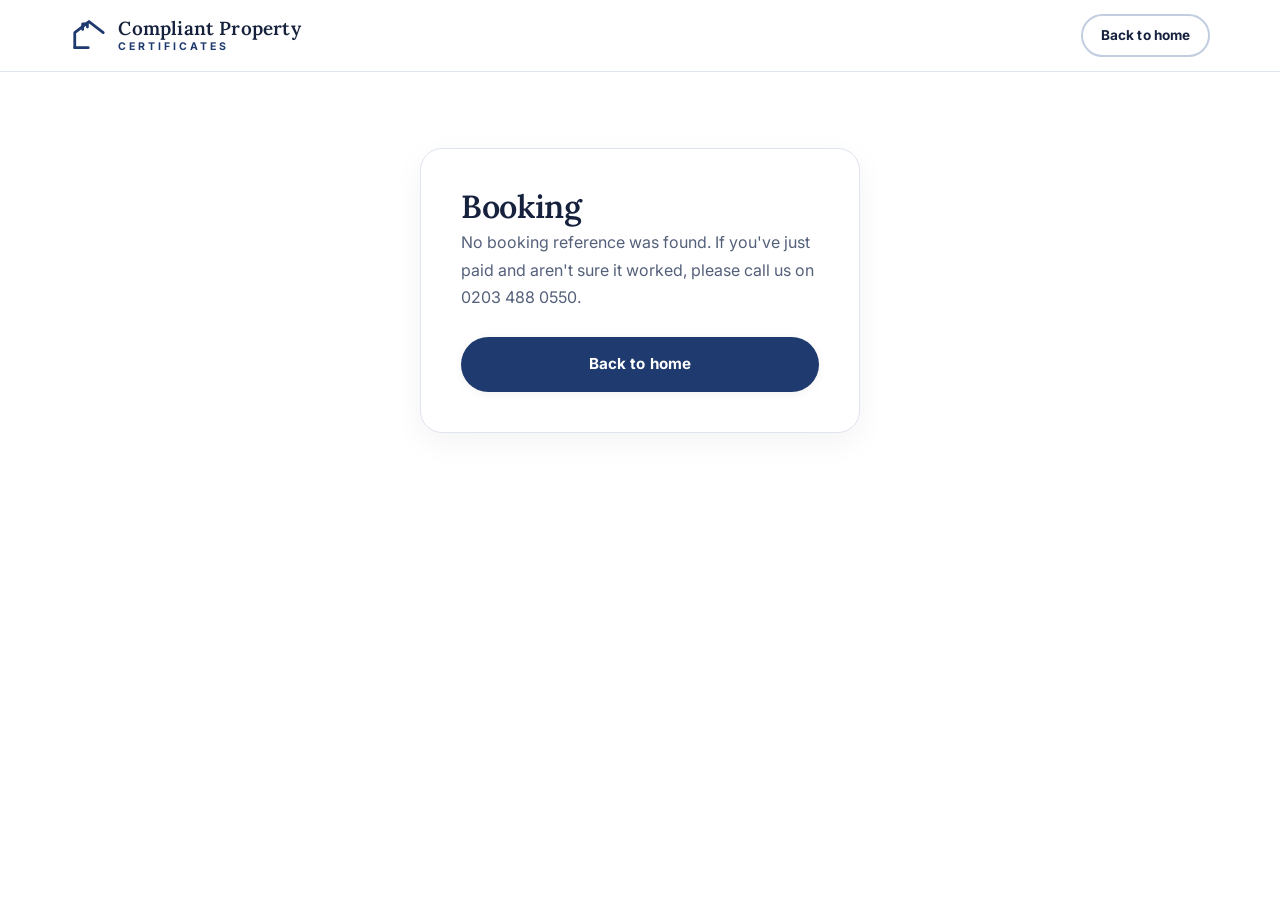
<file: success.html>
<!DOCTYPE html>
<html lang="en">
<head>
  <meta charset="UTF-8">
  <meta name="viewport" content="width=device-width, initial-scale=1.0">
  <title>Booking Confirmed | Compliant Property Certificates</title>
  <meta name="robots" content="noindex">

  <link rel="icon" type="image/svg+xml" href="data:image/svg+xml,%3Csvg xmlns='http://www.w3.org/2000/svg' viewBox='0 0 48 48'%3E%3Cpath d='M6 40V21L24 7l18 14' stroke='%231E3A6E' stroke-width='4' fill='none' stroke-linecap='round' stroke-linejoin='round'/%3E%3Cpath d='M16 17v-7h6v4' stroke='%231E3A6E' stroke-width='4' fill='none' stroke-linecap='round' stroke-linejoin='round'/%3E%3Cpath d='M6 40h17' stroke='%231E3A6E' stroke-width='4' fill='none' stroke-linecap='round' stroke-linejoin='round'/%3E%3C/svg%3E">

  <link rel="preconnect" href="https://fonts.googleapis.com">
  <link rel="preconnect" href="https://fonts.gstatic.com" crossorigin>
  <link href="https://fonts.googleapis.com/css2?family=Inter:wght@400;500;600;700;800&family=Lora:ital,wght@0,500;0,600;0,700;1,500&display=swap" rel="stylesheet">

  <link rel="stylesheet" href="css/style.css">
</head>
<body>

  <!-- ============ HEADER ============ -->
  <header class="site-header">
    <div class="container">
      <a href="index.html" class="logo">
        <svg viewBox="0 0 48 48" fill="none" xmlns="http://www.w3.org/2000/svg" aria-hidden="true">
          <path d="M6 40V21L24 7l18 14" stroke="#1E3A6E" stroke-width="3.5" stroke-linecap="round" stroke-linejoin="round"/>
          <path d="M16 17v-7h6v4" stroke="#1E3A6E" stroke-width="3.5" stroke-linecap="round" stroke-linejoin="round"/>
          <path d="M6 40h17" stroke="#1E3A6E" stroke-width="3.5" stroke-linecap="round" stroke-linejoin="round"/>
        </svg>
        <span class="logo-text">
          <span class="l1">Compliant Property</span>
          <span class="l2">Certificates</span>
        </span>
      </a>
      <div class="header-cta">
        <a href="index.html" class="btn btn-outline btn-sm">Back to home</a>
      </div>
    </div>
  </header>

  <main>
    <section class="auth-section">
      <div class="container">
        <div class="auth-card" id="booking-result">
          <p class="auth-sub">Confirming your booking…</p>
        </div>
      </div>
    </section>
  </main>

  <script src="js/main.js"></script>
  <script src="js/success.js"></script>
</body>
</html>
</file>
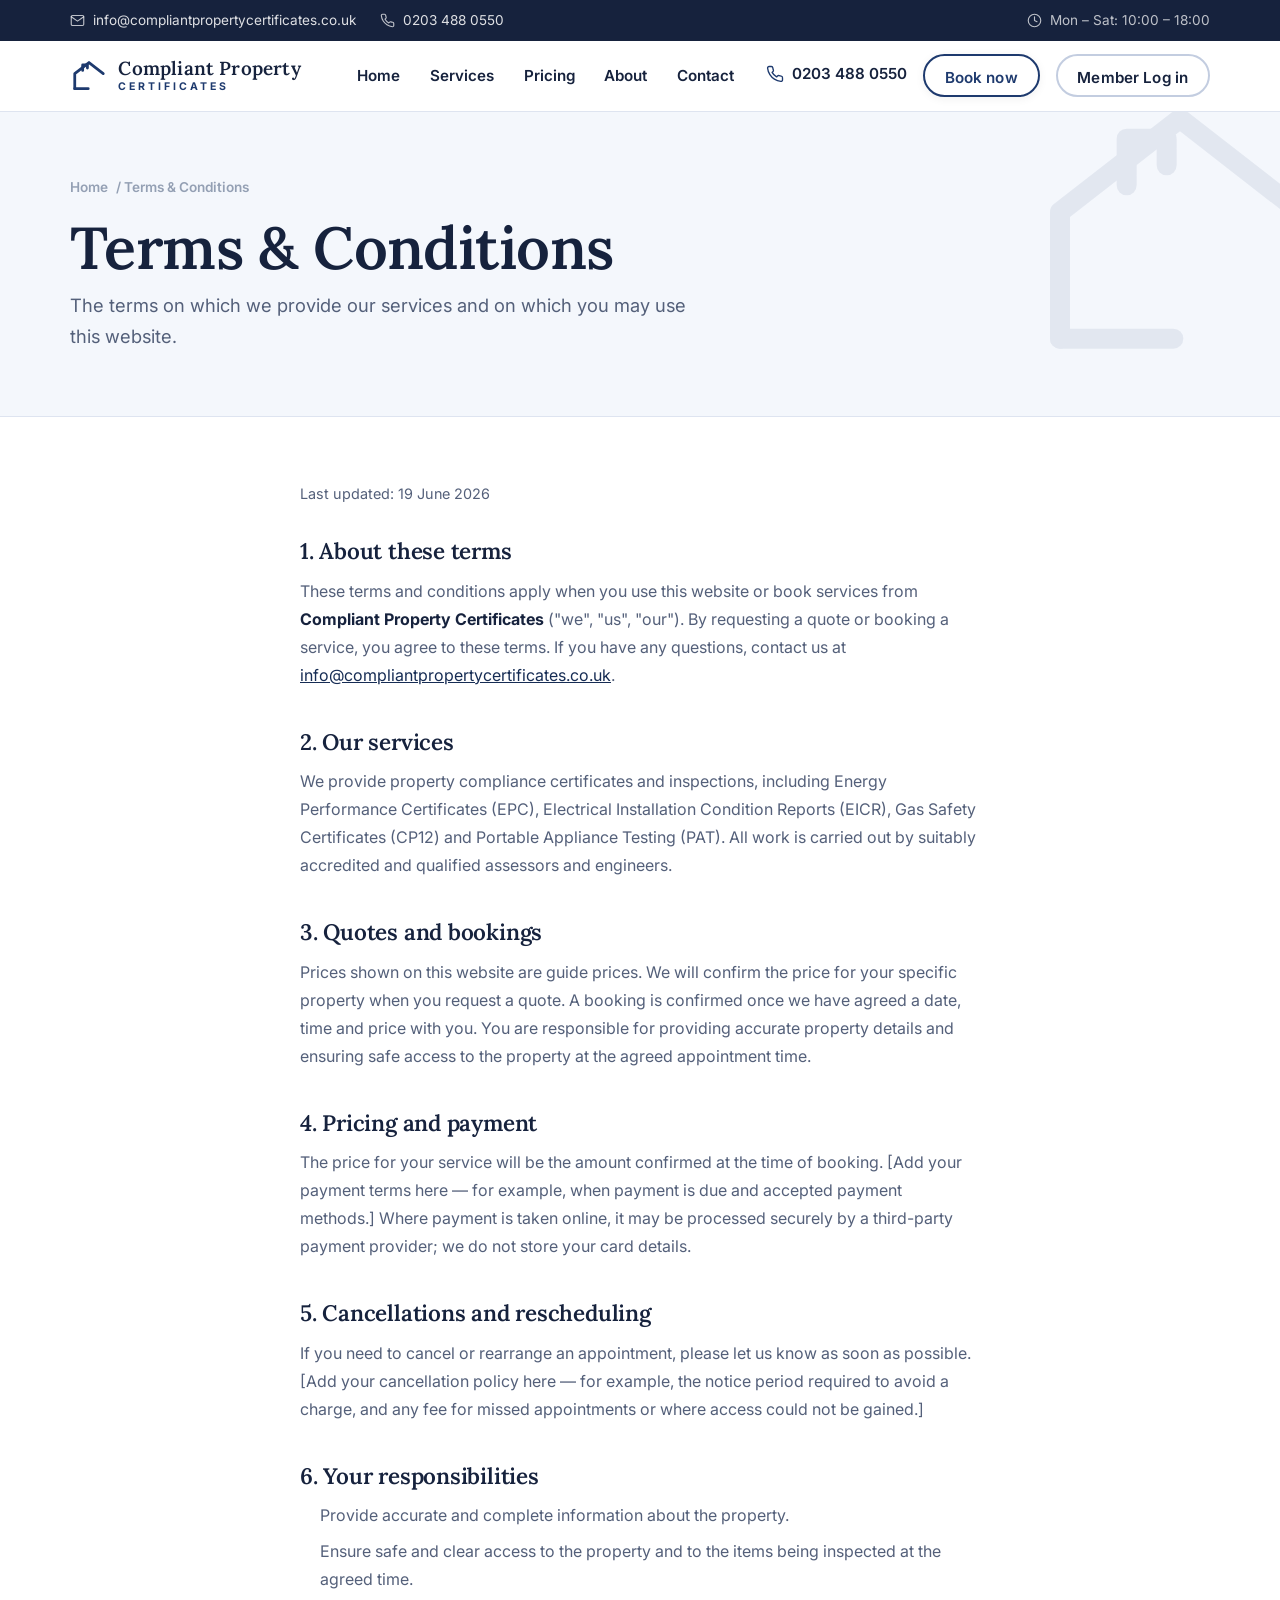
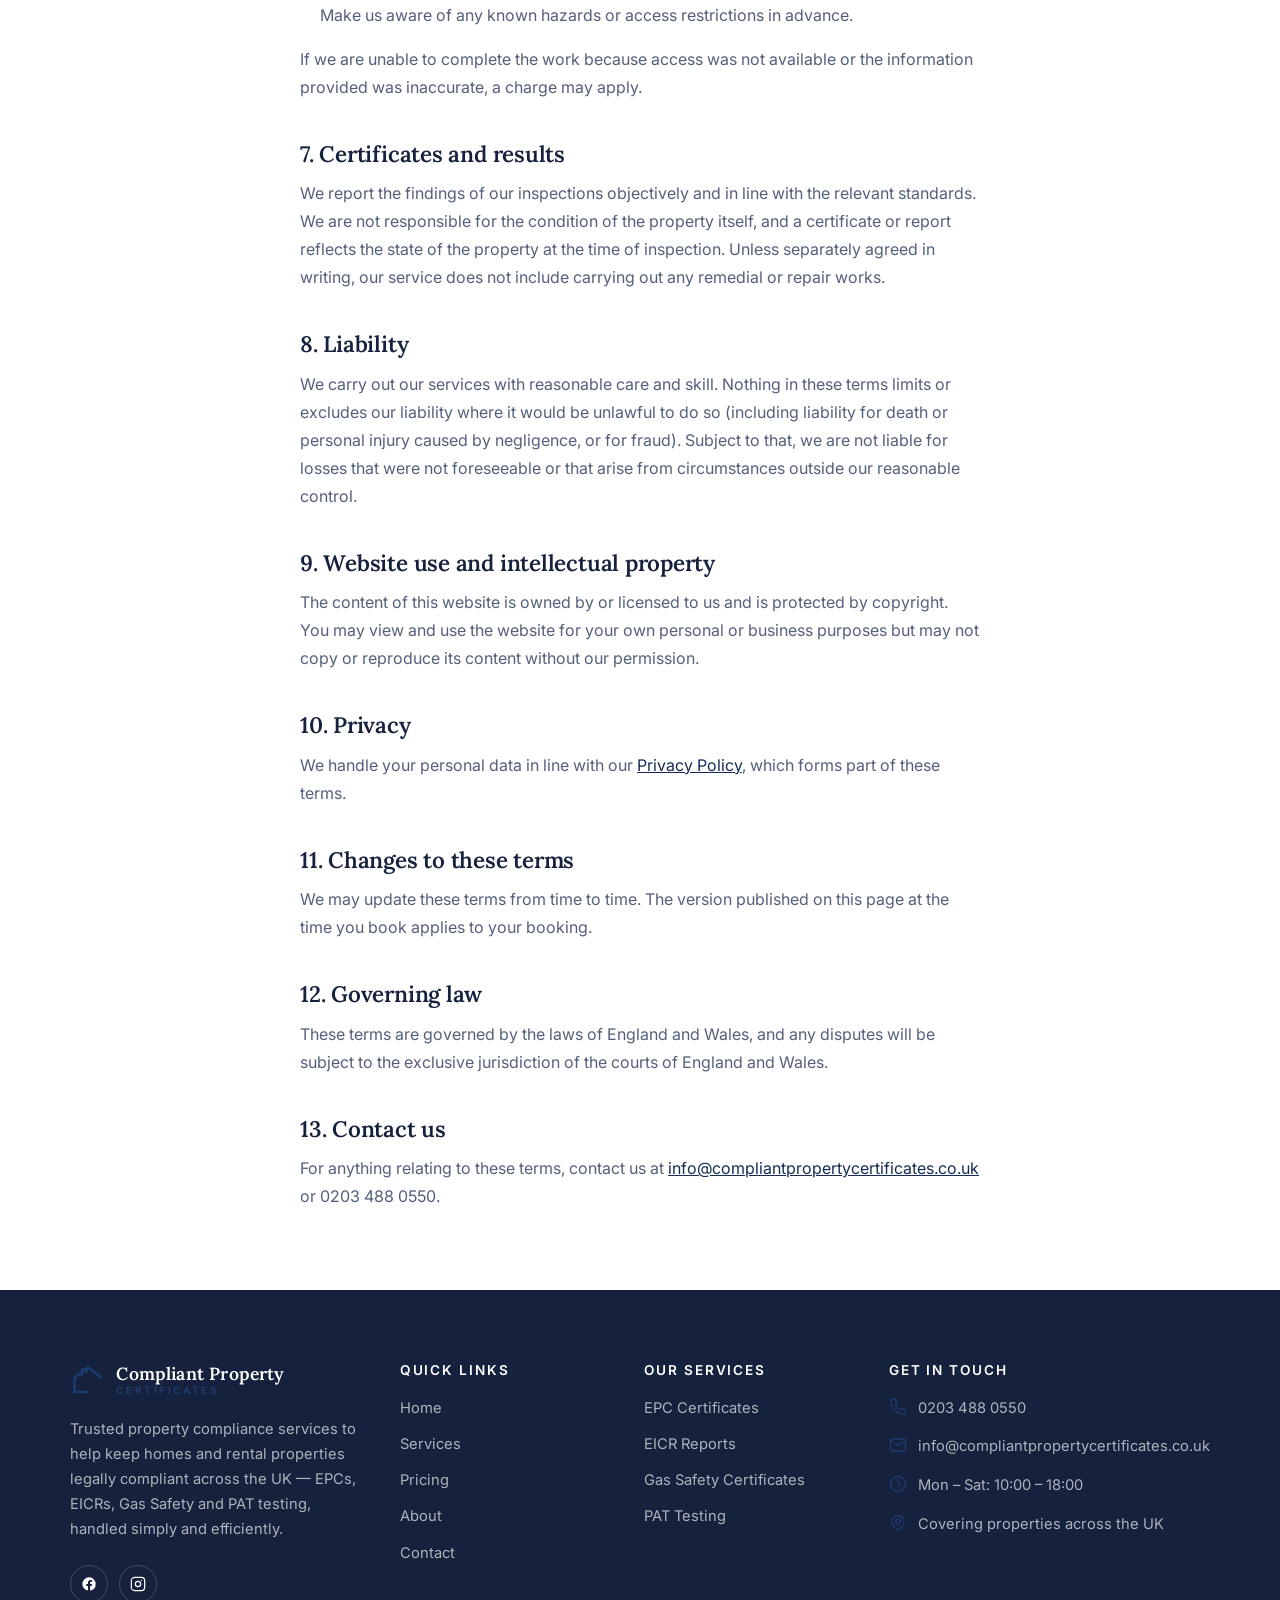
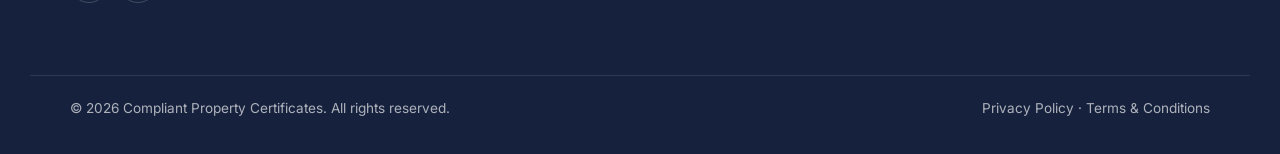
<file: terms.html>
<!DOCTYPE html>
<html lang="en">
<head>
  <meta charset="UTF-8">
  <meta name="viewport" content="width=device-width, initial-scale=1.0">
  <title>Terms &amp; Conditions | Compliant Property Certificates</title>
  <meta name="description" content="The terms and conditions for using Compliant Property Certificates and booking our property compliance services.">

  <link rel="icon" type="image/svg+xml" href="data:image/svg+xml,%3Csvg xmlns='http://www.w3.org/2000/svg' viewBox='0 0 48 48'%3E%3Cpath d='M6 40V21L24 7l18 14' stroke='%231E3A6E' stroke-width='4' fill='none' stroke-linecap='round' stroke-linejoin='round'/%3E%3Cpath d='M16 17v-7h6v4' stroke='%231E3A6E' stroke-width='4' fill='none' stroke-linecap='round' stroke-linejoin='round'/%3E%3Cpath d='M6 40h17' stroke='%231E3A6E' stroke-width='4' fill='none' stroke-linecap='round' stroke-linejoin='round'/%3E%3C/svg%3E">

  <link rel="preconnect" href="https://fonts.googleapis.com">
  <link rel="preconnect" href="https://fonts.gstatic.com" crossorigin>
  <link href="https://fonts.googleapis.com/css2?family=Inter:wght@400;500;600;700;800&family=Lora:ital,wght@0,500;0,600;0,700;1,500&display=swap" rel="stylesheet">

  <link rel="stylesheet" href="css/style.css">
</head>
<body>

  <!-- ============ TOP BAR ============ -->
  <div class="topbar">
    <div class="container">
      <ul class="topbar-links">
        <li>
          <svg viewBox="0 0 24 24" fill="none" stroke="currentColor" stroke-width="1.8" stroke-linecap="round" stroke-linejoin="round" width="15" height="15" aria-hidden="true"><rect x="2" y="4" width="20" height="16" rx="2"/><path d="m22 6-10 7L2 6"/></svg>
          <a href="mailto:info@compliantpropertycertificates.co.uk">info@compliantpropertycertificates.co.uk</a>
        </li>
        <li>
          <svg viewBox="0 0 24 24" fill="none" stroke="currentColor" stroke-width="1.8" stroke-linecap="round" stroke-linejoin="round" width="15" height="15" aria-hidden="true"><path d="M22 16.92v3a2 2 0 0 1-2.18 2 19.79 19.79 0 0 1-8.63-3.07 19.5 19.5 0 0 1-6-6 19.79 19.79 0 0 1-3.07-8.67A2 2 0 0 1 4.11 2h3a2 2 0 0 1 2 1.72c.127.96.361 1.903.7 2.81a2 2 0 0 1-.45 2.11L8.09 9.91a16 16 0 0 0 6 6l1.27-1.27a2 2 0 0 1 2.11-.45c.907.339 1.85.573 2.81.7A2 2 0 0 1 22 16.92Z"/></svg>
          <a href="tel:02034880550">0203 488 0550</a>
        </li>
      </ul>
      <div class="topbar-schedule">
        <svg viewBox="0 0 24 24" fill="none" stroke="currentColor" stroke-width="1.8" stroke-linecap="round" stroke-linejoin="round" width="15" height="15" aria-hidden="true"><circle cx="12" cy="12" r="10"/><path d="M12 6v6l4 2"/></svg>
        Mon – Sat: 10:00 – 18:00
      </div>
    </div>
  </div>

  <!-- ============ HEADER ============ -->
  <header class="site-header">
    <div class="container">
      <a href="index.html" class="logo">
        <svg viewBox="0 0 48 48" fill="none" xmlns="http://www.w3.org/2000/svg" aria-hidden="true">
          <path d="M6 40V21L24 7l18 14" stroke="#1E3A6E" stroke-width="3.5" stroke-linecap="round" stroke-linejoin="round"/>
          <path d="M16 17v-7h6v4" stroke="#1E3A6E" stroke-width="3.5" stroke-linecap="round" stroke-linejoin="round"/>
          <path d="M6 40h17" stroke="#1E3A6E" stroke-width="3.5" stroke-linecap="round" stroke-linejoin="round"/>
        </svg>
        <span class="logo-text">
          <span class="l1">Compliant Property</span>
          <span class="l2">Certificates</span>
        </span>
      </a>

      <nav class="main-nav" id="main-nav">
        <ul>
          <li><a href="index.html">Home</a></li>
          <li><a href="services.html">Services</a></li>
          <li><a href="pricing.html">Pricing</a></li>
          <li><a href="about.html">About</a></li>
          <li><a href="contact.html">Contact</a></li>
        </ul>
        <div class="header-cta">
          <a href="tel:02034880550" class="header-phone">
            <svg viewBox="0 0 24 24" fill="none" stroke="currentColor" stroke-width="1.8" stroke-linecap="round" stroke-linejoin="round" aria-hidden="true"><path d="M22 16.92v3a2 2 0 0 1-2.18 2 19.79 19.79 0 0 1-8.63-3.07 19.5 19.5 0 0 1-6-6 19.79 19.79 0 0 1-3.07-8.67A2 2 0 0 1 4.11 2h3a2 2 0 0 1 2 1.72c.127.96.361 1.903.7 2.81a2 2 0 0 1-.45 2.11L8.09 9.91a16 16 0 0 0 6 6l1.27-1.27a2 2 0 0 1 2.11-.45c.907.339 1.85.573 2.81.7A2 2 0 0 1 22 16.92Z"/></svg>
            0203 488 0550
          </a>
          <a href="contact.html#book" class="btn btn-primary btn-sm">Book now</a>
          <a href="login.html" class="btn btn-outline btn-sm">Member Log in</a>
        </div>
      </nav>

      <button class="nav-toggle" aria-label="Toggle navigation" aria-expanded="false" aria-controls="main-nav">
        <svg class="icon-menu" viewBox="0 0 24 24" fill="none" stroke="currentColor" stroke-width="2" stroke-linecap="round" stroke-linejoin="round" aria-hidden="true"><path d="M3 12h18M3 6h18M3 18h18"/></svg>
        <svg class="icon-close" viewBox="0 0 24 24" fill="none" stroke="currentColor" stroke-width="2" stroke-linecap="round" stroke-linejoin="round" aria-hidden="true"><path d="M18 6 6 18M6 6l12 12"/></svg>
      </button>
    </div>
  </header>

  <main>
    <!-- ============ PAGE HEADER ============ -->
    <div class="page-header">
      <svg class="roof-watermark" viewBox="0 0 48 48" fill="none" xmlns="http://www.w3.org/2000/svg" aria-hidden="true">
        <path d="M6 40V21L24 7l18 14" stroke="currentColor" stroke-width="3" stroke-linecap="round" stroke-linejoin="round"/>
        <path d="M16 17v-7h6v4" stroke="currentColor" stroke-width="3" stroke-linecap="round" stroke-linejoin="round"/>
        <path d="M6 40h17" stroke="currentColor" stroke-width="3" stroke-linecap="round" stroke-linejoin="round"/>
      </svg>
      <div class="container">
        <p class="breadcrumb"><a href="index.html">Home</a> / Terms &amp; Conditions</p>
        <h1>Terms &amp; Conditions</h1>
        <p class="lede" style="max-width: 620px;">The terms on which we provide our services and on which you may use this website.</p>
      </div>
    </div>

    <section class="legal">
      <div class="container-narrow">
        <p class="updated">Last updated: 19 June 2026</p>

        <h2>1. About these terms</h2>
        <p>These terms and conditions apply when you use this website or book services from <strong>Compliant Property Certificates</strong> ("we", "us", "our"). By requesting a quote or booking a service, you agree to these terms. If you have any questions, contact us at <a href="mailto:info@compliantpropertycertificates.co.uk">info@compliantpropertycertificates.co.uk</a>.</p>

        <h2>2. Our services</h2>
        <p>We provide property compliance certificates and inspections, including Energy Performance Certificates (EPC), Electrical Installation Condition Reports (EICR), Gas Safety Certificates (CP12) and Portable Appliance Testing (PAT). All work is carried out by suitably accredited and qualified assessors and engineers.</p>

        <h2>3. Quotes and bookings</h2>
        <p>Prices shown on this website are guide prices. We will confirm the price for your specific property when you request a quote. A booking is confirmed once we have agreed a date, time and price with you. You are responsible for providing accurate property details and ensuring safe access to the property at the agreed appointment time.</p>

        <h2>4. Pricing and payment</h2>
        <p>The price for your service will be the amount confirmed at the time of booking. [Add your payment terms here — for example, when payment is due and accepted payment methods.] Where payment is taken online, it may be processed securely by a third-party payment provider; we do not store your card details.</p>

        <h2>5. Cancellations and rescheduling</h2>
        <p>If you need to cancel or rearrange an appointment, please let us know as soon as possible. [Add your cancellation policy here — for example, the notice period required to avoid a charge, and any fee for missed appointments or where access could not be gained.]</p>

        <h2>6. Your responsibilities</h2>
        <ul>
          <li>Provide accurate and complete information about the property.</li>
          <li>Ensure safe and clear access to the property and to the items being inspected at the agreed time.</li>
          <li>Make us aware of any known hazards or access restrictions in advance.</li>
        </ul>
        <p>If we are unable to complete the work because access was not available or the information provided was inaccurate, a charge may apply.</p>

        <h2>7. Certificates and results</h2>
        <p>We report the findings of our inspections objectively and in line with the relevant standards. We are not responsible for the condition of the property itself, and a certificate or report reflects the state of the property at the time of inspection. Unless separately agreed in writing, our service does not include carrying out any remedial or repair works.</p>

        <h2>8. Liability</h2>
        <p>We carry out our services with reasonable care and skill. Nothing in these terms limits or excludes our liability where it would be unlawful to do so (including liability for death or personal injury caused by negligence, or for fraud). Subject to that, we are not liable for losses that were not foreseeable or that arise from circumstances outside our reasonable control.</p>

        <h2>9. Website use and intellectual property</h2>
        <p>The content of this website is owned by or licensed to us and is protected by copyright. You may view and use the website for your own personal or business purposes but may not copy or reproduce its content without our permission.</p>

        <h2>10. Privacy</h2>
        <p>We handle your personal data in line with our <a href="privacy.html">Privacy Policy</a>, which forms part of these terms.</p>

        <h2>11. Changes to these terms</h2>
        <p>We may update these terms from time to time. The version published on this page at the time you book applies to your booking.</p>

        <h2>12. Governing law</h2>
        <p>These terms are governed by the laws of England and Wales, and any disputes will be subject to the exclusive jurisdiction of the courts of England and Wales.</p>

        <h2>13. Contact us</h2>
        <p>For anything relating to these terms, contact us at <a href="mailto:info@compliantpropertycertificates.co.uk">info@compliantpropertycertificates.co.uk</a> or 0203 488 0550.</p>
      </div>
    </section>
  </main>

  <!-- ============ FOOTER ============ -->
  <footer class="site-footer">
    <div class="container footer-top">
      <div class="footer-about">
        <div class="footer-logo">
          <svg viewBox="0 0 48 48" fill="none" xmlns="http://www.w3.org/2000/svg" aria-hidden="true">
            <path d="M6 40V21L24 7l18 14" stroke="#1E3A6E" stroke-width="3.5" stroke-linecap="round" stroke-linejoin="round"/>
            <path d="M16 17v-7h6v4" stroke="#1E3A6E" stroke-width="3.5" stroke-linecap="round" stroke-linejoin="round"/>
            <path d="M6 40h17" stroke="#1E3A6E" stroke-width="3.5" stroke-linecap="round" stroke-linejoin="round"/>
          </svg>
          <span class="logo-text">
            <span class="l1">Compliant Property</span>
            <span class="l2">Certificates</span>
          </span>
        </div>
        <p>Trusted property compliance services to help keep homes and rental properties legally compliant across the UK — EPCs, EICRs, Gas Safety and PAT testing, handled simply and efficiently.</p>
        <div class="footer-social">
          <a href="#" aria-label="Facebook">
            <svg viewBox="0 0 24 24" fill="currentColor" aria-hidden="true"><path d="M22 12a10 10 0 1 0-11.5 9.87v-6.99H7.9v-2.88h2.6V9.84c0-2.57 1.53-3.99 3.87-3.99 1.12 0 2.3.2 2.3.2v2.53h-1.3c-1.27 0-1.67.79-1.67 1.6v1.92h2.85l-.46 2.88h-2.39v6.99A10 10 0 0 0 22 12Z"/></svg>
          </a>
          <a href="#" aria-label="Instagram">
            <svg viewBox="0 0 24 24" fill="none" stroke="currentColor" stroke-width="1.8" aria-hidden="true"><rect x="2" y="2" width="20" height="20" rx="5"/><circle cx="12" cy="12" r="4"/><circle cx="17.5" cy="6.5" r="1" fill="currentColor" stroke="none"/></svg>
          </a>
        </div>
      </div>

      <div>
        <h4>Quick Links</h4>
        <ul>
          <li><a href="index.html">Home</a></li>
          <li><a href="services.html">Services</a></li>
          <li><a href="pricing.html">Pricing</a></li>
          <li><a href="about.html">About</a></li>
          <li><a href="contact.html">Contact</a></li>
        </ul>
      </div>

      <div>
        <h4>Our Services</h4>
        <ul>
          <li><a href="services.html#epc">EPC Certificates</a></li>
          <li><a href="services.html#eicr">EICR Reports</a></li>
          <li><a href="services.html#gas-safety">Gas Safety Certificates</a></li>
          <li><a href="services.html#pat">PAT Testing</a></li>
        </ul>
      </div>

      <div>
        <h4>Get In Touch</h4>
        <div class="contact-line">
          <svg viewBox="0 0 24 24" fill="none" stroke="currentColor" stroke-width="1.8" stroke-linecap="round" stroke-linejoin="round" aria-hidden="true"><path d="M22 16.92v3a2 2 0 0 1-2.18 2 19.79 19.79 0 0 1-8.63-3.07 19.5 19.5 0 0 1-6-6 19.79 19.79 0 0 1-3.07-8.67A2 2 0 0 1 4.11 2h3a2 2 0 0 1 2 1.72c.127.96.361 1.903.7 2.81a2 2 0 0 1-.45 2.11L8.09 9.91a16 16 0 0 0 6 6l1.27-1.27a2 2 0 0 1 2.11-.45c.907.339 1.85.573 2.81.7A2 2 0 0 1 22 16.92Z"/></svg>
          <a href="tel:02034880550">0203 488 0550</a>
        </div>
        <div class="contact-line">
          <svg viewBox="0 0 24 24" fill="none" stroke="currentColor" stroke-width="1.8" stroke-linecap="round" stroke-linejoin="round" aria-hidden="true"><rect x="2" y="4" width="20" height="16" rx="2"/><path d="m22 6-10 7L2 6"/></svg>
          <a href="mailto:info@compliantpropertycertificates.co.uk">info@compliantpropertycertificates.co.uk</a>
        </div>
        <div class="contact-line">
          <svg viewBox="0 0 24 24" fill="none" stroke="currentColor" stroke-width="1.8" stroke-linecap="round" stroke-linejoin="round" aria-hidden="true"><circle cx="12" cy="12" r="10"/><path d="M12 6v6l4 2"/></svg>
          <span>Mon – Sat: 10:00 – 18:00</span>
        </div>
        <div class="contact-line">
          <svg viewBox="0 0 24 24" fill="none" stroke="currentColor" stroke-width="1.8" stroke-linecap="round" stroke-linejoin="round" aria-hidden="true"><path d="M20 10c0 6-8 12-8 12s-8-6-8-12a8 8 0 0 1 16 0Z"/><circle cx="12" cy="10" r="3"/></svg>
          <span>Covering properties across the UK</span>
        </div>
      </div>
    </div>

    <div class="container footer-bottom">
      <p>© <span class="current-year"></span> Compliant Property Certificates. All rights reserved.</p>
      <p><a href="privacy.html">Privacy Policy</a> · <a href="terms.html">Terms &amp; Conditions</a></p>
    </div>
  </footer>

  <script src="js/main.js"></script>
</body>
</html>
</file>
<file: css/style.css>
/* ===================================================================
   COMPLIANT PROPERTY CERTIFICATES — Design System
   Brand palette: navy #1E3A6E + cool dark ink
   (EPC rating bands stay green→red — that's the standard energy scale)
   Type: Lora (display/serif) + Inter (body/sans)
   =================================================================== */

:root {
  /* Brand navy */
  --navy: #1E3A6E;
  --navy-dark: #162C54;
  --navy-darker: #0F2040;
  --navy-pale: #E9EEF8;
  --navy-pale-2: #F4F7FC;

  /* Neutrals (cool, navy-tinted) */
  --ink: #16223D;
  --ink-soft: #54607A;
  --ink-faint: #94A0B4;
  --paper: #FFFFFF;
  --paper-warm: #F5F8FC;
  --border: #DEE4F0;
  --border-strong: #C3CDE0;

  /* EPC rating band colours (A = brand green, fading to red at G) */
  --epc-a: #3FAE76;
  --epc-b: #6FBE63;
  --epc-c: #ABCE4A;
  --epc-d: #ECD24A;
  --epc-e: #F0AC4A;
  --epc-f: #E8813F;
  --epc-g: #DD5847;

  /* Type */
  --font-display: "Lora", Georgia, "Times New Roman", serif;
  --font-body: "Inter", -apple-system, BlinkMacSystemFont, "Segoe UI", Roboto, sans-serif;

  /* Layout */
  --container: 1220px;
  --container-narrow: 760px;
  --radius-sm: 6px;
  --radius-md: 12px;
  --radius-lg: 22px;
  --shadow-sm: 0 2px 10px rgba(22, 35, 29, 0.06);
  --shadow-md: 0 12px 36px rgba(22, 35, 29, 0.10);
  --shadow-lg: 0 24px 60px rgba(22, 35, 29, 0.14);

  /* Spacing */
  --space-section: clamp(3.5rem, 7vw, 6.5rem);
}

/* ============ RESET ============ */
*, *::before, *::after { box-sizing: border-box; }

html {
  scroll-behavior: smooth;
  -webkit-text-size-adjust: 100%;
}

@media (prefers-reduced-motion: reduce) {
  html { scroll-behavior: auto; }
  *, *::before, *::after {
    animation-duration: 0.01ms !important;
    animation-iteration-count: 1 !important;
    transition-duration: 0.01ms !important;
    scroll-behavior: auto !important;
  }
}

body {
  margin: 0;
  font-family: var(--font-body);
  font-size: 16px;
  line-height: 1.7;
  color: var(--ink-soft);
  background: var(--paper);
  -webkit-font-smoothing: antialiased;
}

img { max-width: 100%; display: block; }

a { color: var(--navy-dark); text-decoration: none; }
a:hover { color: var(--navy-darker); }

ul, ol { margin: 0; padding: 0; }
li { list-style: none; }

button { font-family: inherit; }

/* Focus visibility */
a:focus-visible,
button:focus-visible,
input:focus-visible,
textarea:focus-visible,
select:focus-visible,
summary:focus-visible {
  outline: 2px solid var(--navy-dark);
  outline-offset: 3px;
  border-radius: 4px;
}

/* ============ TYPOGRAPHY ============ */
h1, h2, h3, h4 {
  font-family: var(--font-display);
  color: var(--ink);
  line-height: 1.18;
  font-weight: 600;
  margin: 0;
  letter-spacing: -0.01em;
}

h1 { font-size: clamp(2.4rem, 5vw, 3.7rem); line-height: 1.1; }
h2 { font-size: clamp(1.9rem, 3.6vw, 2.6rem); }
h3 { font-size: 1.3rem; }
h4 { font-size: 1.05rem; }

p { margin: 0 0 1em; }
p:last-child { margin-bottom: 0; }

.lede {
  font-size: 1.15rem;
  color: var(--ink-soft);
}

/* Eyebrow / tracked label — echoes the "CERTIFICATES" wordmark treatment */
.eyebrow {
  display: inline-flex;
  align-items: center;
  gap: 0.6em;
  font-family: var(--font-body);
  font-weight: 700;
  font-size: 0.78rem;
  letter-spacing: 0.22em;
  text-transform: uppercase;
  color: var(--navy-dark);
  margin: 0 0 0.9rem;
}

.eyebrow::before {
  content: "";
  display: inline-block;
  width: 1.6em;
  height: 2px;
  background: var(--navy);
  border-radius: 2px;
}

.section-head {
  max-width: 640px;
  margin: 0 0 3rem;
}

.section-head.center {
  margin-inline: auto;
  text-align: center;
}

.section-head h2 { margin-bottom: 0.7rem; }

/* ============ LAYOUT ============ */
.container {
  width: 100%;
  max-width: var(--container);
  margin-inline: auto;
  padding-inline: clamp(1.25rem, 4vw, 2.5rem);
}

.container-narrow {
  width: 100%;
  max-width: var(--container-narrow);
  margin-inline: auto;
  padding-inline: clamp(1.25rem, 4vw, 2.5rem);
}

section { padding-block: var(--space-section); }

.section-tight { padding-block: clamp(2.5rem, 5vw, 4rem); }

.bg-pale { background: var(--navy-pale-2); }
.bg-ink { background: var(--ink); color: rgba(255,255,255,0.78); }
.bg-ink h2, .bg-ink h3 { color: #fff; }

.grid {
  display: grid;
  gap: clamp(1.25rem, 3vw, 2rem);
}

@media (min-width: 760px) {
  .grid-2 { grid-template-columns: repeat(2, 1fr); }
  .grid-3 { grid-template-columns: repeat(3, 1fr); }
  .grid-4 { grid-template-columns: repeat(4, 1fr); }
}

.grid-auto { grid-template-columns: repeat(auto-fit, minmax(250px, 1fr)); }
@media (max-width: 600px) {
  .grid-auto { grid-template-columns: 1fr; }
}

.flex-between {
  display: flex;
  align-items: center;
  justify-content: space-between;
  gap: 1rem;
}

/* ============ BUTTONS ============ */
.btn {
  display: inline-flex;
  align-items: center;
  justify-content: center;
  gap: 0.5em;
  font-family: var(--font-body);
  font-weight: 700;
  font-size: 0.95rem;
  letter-spacing: 0.01em;
  padding: 0.85em 1.7em;
  border-radius: 999px;
  border: 2px solid transparent;
  cursor: pointer;
  transition: transform 0.15s ease, background 0.2s ease, color 0.2s ease, border-color 0.2s ease, box-shadow 0.2s ease;
  white-space: nowrap;
}

.btn-primary {
  background: var(--navy);
  color: #fff;
  box-shadow: var(--shadow-sm);
}
.btn-primary:hover {
  background: var(--navy-dark);
  color: #fff;
  transform: translateY(-2px);
  box-shadow: var(--shadow-md);
}

.btn-outline {
  background: transparent;
  border-color: var(--border-strong);
  color: var(--ink);
}
.btn-outline:hover {
  border-color: var(--navy);
  color: var(--navy-darker);
  transform: translateY(-2px);
}

.btn-on-dark {
  background: transparent;
  border-color: rgba(255,255,255,0.35);
  color: #fff;
}
.btn-on-dark:hover {
  border-color: #fff;
  background: rgba(255,255,255,0.08);
  color: #fff;
  transform: translateY(-2px);
}

.btn-light {
  background: #fff;
  color: var(--navy-darker);
}
.btn-light:hover {
  background: var(--ink);
  color: #fff;
  transform: translateY(-2px);
}

.btn-block { width: 100%; }
.btn-sm { padding: 0.6em 1.3em; font-size: 0.85rem; }

/* Header "Book now" is a white button (navy text + border) */
.header-cta .btn-primary {
  background: #fff;
  color: var(--navy);
  border-color: var(--navy);
}
.header-cta .btn-primary:hover {
  background: var(--navy);
  color: #fff;
  border-color: var(--navy);
}

/* ============ TOP BAR ============ */
.topbar {
  background: var(--ink);
  color: rgba(255,255,255,0.72);
  font-size: 0.85rem;
}
.topbar .container {
  display: flex;
  align-items: center;
  justify-content: space-between;
  flex-wrap: wrap;
  gap: 0.5rem;
  padding-block: 0.55rem;
}
.topbar a { color: rgba(255,255,255,0.86); }
.topbar a:hover { color: var(--navy); }
.topbar-links {
  display: flex;
  gap: 1.5rem;
  flex-wrap: wrap;
}
.topbar-links li { display: flex; align-items: center; gap: 0.5rem; }
.topbar-schedule {
  display: flex;
  align-items: center;
  gap: 0.5rem;
}

/* ============ HEADER / NAV ============ */
.site-header {
  position: sticky;
  top: 0;
  z-index: 100;
  background: rgba(255,255,255,0.92);
  backdrop-filter: blur(10px);
  border-bottom: 1px solid var(--border);
}

.site-header .container {
  display: flex;
  align-items: center;
  justify-content: space-between;
  gap: 1.5rem;
  padding-block: 0.85rem;
}

/* Logo lockup */
.logo {
  display: flex;
  align-items: center;
  gap: 0.65rem;
  flex-shrink: 0;
}
.logo svg { width: 38px; height: 38px; flex-shrink: 0; }
.logo-text {
  display: flex;
  flex-direction: column;
  line-height: 1.05;
}
.logo-text .l1 {
  font-family: var(--font-display);
  font-size: 1.18rem;
  font-weight: 600;
  color: var(--ink);
  letter-spacing: 0.01em;
}
.logo-text .l2 {
  font-family: var(--font-body);
  font-size: 0.66rem;
  font-weight: 700;
  letter-spacing: 0.28em;
  color: var(--navy);
  text-transform: uppercase;
  margin-top: 0.18em;
}

.main-nav {
  display: flex;
  align-items: center;
  gap: 2rem;
}
.main-nav ul {
  display: flex;
  align-items: center;
  gap: 1.85rem;
}
.main-nav a {
  font-weight: 600;
  font-size: 0.95rem;
  color: var(--ink);
  position: relative;
  padding-bottom: 4px;
}
.main-nav a:hover { color: var(--navy-dark); }
.main-nav a.active { color: var(--navy-dark); }
.main-nav a.active::after {
  content: "";
  position: absolute;
  left: 0; right: 0; bottom: -2px;
  height: 2px;
  background: var(--navy);
  border-radius: 2px;
}

.header-cta { display: flex; align-items: center; gap: 1rem; }
.header-phone {
  display: flex;
  align-items: center;
  gap: 0.5rem;
  font-weight: 700;
  color: var(--ink);
  font-size: 0.95rem;
  white-space: nowrap;
}
.header-phone svg { width: 18px; height: 18px; color: var(--navy); flex-shrink: 0; }

.nav-toggle {
  display: none;
  background: none;
  border: none;
  cursor: pointer;
  padding: 0.4rem;
  color: var(--ink);
}
.nav-toggle svg { width: 26px; height: 26px; }
.nav-toggle .icon-close { display: none; }
.nav-toggle[aria-expanded="true"] .icon-menu { display: none; }
.nav-toggle[aria-expanded="true"] .icon-close { display: block; }

@media (max-width: 1100px) {
  .main-nav {
    position: absolute;
    top: 100%;
    left: 0;
    right: 0;
    max-height: calc(100vh - 100%);
    background: var(--paper);
    flex-direction: column;
    align-items: flex-start;
    padding: 1.5rem clamp(1.25rem, 4vw, 2.5rem);
    transform: translateY(-8px);
    opacity: 0;
    visibility: hidden;
    pointer-events: none;
    transition: transform 0.2s ease, opacity 0.2s ease, visibility 0.2s ease;
    border-top: 1px solid var(--border);
    border-bottom: 1px solid var(--border);
    box-shadow: 0 12px 24px rgba(22,35,29,0.08);
    overflow-y: auto;
  }
  .main-nav.open { transform: translateY(0); opacity: 1; visibility: visible; pointer-events: auto; }
  .main-nav ul {
    flex-direction: column;
    align-items: flex-start;
    gap: 1.1rem;
    width: 100%;
  }
  .main-nav a { font-size: 1.05rem; display: block; }
  .header-cta { flex-direction: column; align-items: flex-start; gap: 1.25rem; margin-top: 1.5rem; width: 100%; }
  .header-cta .btn { width: 100%; }
  .nav-toggle { display: inline-flex; }
  .header-phone { display: none; }
  .main-nav .header-phone { display: flex; }
}

/* ============ HERO ============ */
.hero {
  padding-block: clamp(2.5rem, 6vw, 5rem);
  overflow: hidden;
}
.hero .container {
  display: grid;
  gap: clamp(2.5rem, 5vw, 4rem);
  align-items: center;
}
@media (min-width: 940px) {
  .hero .container {
    grid-template-columns: 1.05fr 0.95fr;
  }
}

.hero-content h1 { margin-bottom: 1.2rem; }
.hero-content .lede { max-width: 480px; margin-bottom: 1.8rem; }

.hero-actions {
  display: flex;
  flex-wrap: wrap;
  gap: 0.9rem;
  margin-bottom: 2.2rem;
}

.hero-trust {
  display: flex;
  flex-wrap: wrap;
  gap: 1.6rem;
  padding-top: 1.6rem;
  border-top: 1px solid var(--border);
}
.hero-trust .item {
  display: flex;
  align-items: center;
  gap: 0.6rem;
  font-size: 0.88rem;
  font-weight: 600;
  color: var(--ink-soft);
}
.hero-trust svg { width: 20px; height: 20px; color: var(--navy); flex-shrink: 0; }

/* ---- Signature element: EPC certificate card ---- */
.epc-card-wrap {
  position: relative;
  display: flex;
  justify-content: center;
}
.epc-card-wrap::before {
  content: "";
  position: absolute;
  width: 86%;
  height: 86%;
  top: 8%;
  left: 8%;
  background: var(--navy-pale);
  border-radius: var(--radius-lg);
  transform: rotate(-4deg);
  z-index: 0;
}
.epc-card {
  position: relative;
  z-index: 1;
  background: #fff;
  border-radius: var(--radius-lg);
  box-shadow: var(--shadow-lg);
  padding: clamp(1.4rem, 3vw, 2rem);
  width: 100%;
  max-width: 420px;
  transform: rotate(2.5deg);
  border: 1px solid var(--border);
}
.epc-card-head {
  display: flex;
  align-items: center;
  justify-content: space-between;
  gap: 0.75rem;
  padding-bottom: 1rem;
  border-bottom: 1px solid var(--border);
  margin-bottom: 1.2rem;
}
.epc-card-head .tag {
  font-family: var(--font-body);
  font-weight: 700;
  font-size: 0.68rem;
  letter-spacing: 0.18em;
  text-transform: uppercase;
  color: var(--ink-faint);
}
.epc-card-head .title {
  font-family: var(--font-display);
  font-weight: 600;
  font-size: 1.05rem;
  color: var(--ink);
}
.epc-card-head .ref {
  font-size: 0.7rem;
  color: var(--ink-faint);
  font-variant-numeric: tabular-nums;
}

.epc-scale { display: flex; flex-direction: column; gap: 5px; }
.epc-row {
  display: grid;
  grid-template-columns: 24px 1fr 38px;
  align-items: center;
  gap: 8px;
  height: 28px;
}
.epc-row .letter {
  font-family: var(--font-display);
  font-weight: 700;
  font-size: 0.95rem;
  color: var(--ink);
  text-align: center;
}
.epc-row .bar {
  height: 100%;
  border-radius: 4px 14px 14px 4px;
  display: flex;
  align-items: center;
  position: relative;
}
.epc-row .range {
  font-size: 0.72rem;
  font-weight: 700;
  color: var(--ink-faint);
  font-variant-numeric: tabular-nums;
}
.epc-row[data-band="a"] .bar { background: var(--epc-a); width: 38%; }
.epc-row[data-band="b"] .bar { background: var(--epc-b); width: 48%; }
.epc-row[data-band="c"] .bar { background: var(--epc-c); width: 58%; }
.epc-row[data-band="d"] .bar { background: var(--epc-d); width: 68%; }
.epc-row[data-band="e"] .bar { background: var(--epc-e); width: 78%; }
.epc-row[data-band="f"] .bar { background: var(--epc-f); width: 88%; }
.epc-row[data-band="g"] .bar { background: var(--epc-g); width: 98%; }

.epc-row.current { position: relative; }
.epc-row.current .bar::after {
  content: attr(data-value);
  position: absolute;
  right: 8px;
  top: 50%;
  transform: translateY(-50%);
  background: var(--ink);
  color: #fff;
  font-size: 0.7rem;
  font-weight: 700;
  padding: 0.15em 0.6em;
  border-radius: 999px;
  font-family: var(--font-body);
}

.epc-card-foot {
  margin-top: 1.2rem;
  padding-top: 1rem;
  border-top: 1px solid var(--border);
  display: flex;
  align-items: center;
  justify-content: space-between;
  gap: 0.75rem;
}
.epc-card-foot .label {
  font-size: 0.78rem;
  color: var(--ink-soft);
}
.epc-card-foot .score {
  font-family: var(--font-display);
  font-weight: 700;
  font-size: 1.5rem;
  color: var(--navy-dark);
}

/* ============ ICONS ============ */
.icon-tile {
  width: 52px;
  height: 52px;
  border-radius: var(--radius-md);
  background: var(--navy-pale);
  display: flex;
  align-items: center;
  justify-content: center;
  flex-shrink: 0;
  margin-bottom: 1.1rem;
}
.icon-tile svg { width: 26px; height: 26px; color: var(--navy-dark); }

/* ============ SERVICE / VALUE CARDS ============ */
.card {
  background: #fff;
  border: 1px solid var(--border);
  border-radius: var(--radius-lg);
  padding: clamp(1.5rem, 3vw, 2rem);
  transition: transform 0.2s ease, box-shadow 0.2s ease, border-color 0.2s ease;
}
.card:hover {
  transform: translateY(-4px);
  box-shadow: var(--shadow-md);
  border-color: var(--border-strong);
}
.card h3 { margin-bottom: 0.6rem; }
.card .price {
  font-family: var(--font-display);
  font-weight: 700;
  font-size: 1.7rem;
  color: var(--navy-dark);
  margin: 0.4rem 0 0.8rem;
}
.card .price span {
  font-family: var(--font-body);
  font-weight: 600;
  font-size: 0.95rem;
  color: var(--ink-faint);
}
.card .card-link {
  display: inline-flex;
  align-items: center;
  gap: 0.4rem;
  font-weight: 700;
  font-size: 0.92rem;
  margin-top: 1rem;
}
.card .card-link svg { width: 16px; height: 16px; transition: transform 0.2s ease; }
.card:hover .card-link svg { transform: translateX(3px); }

/* ============ PROCESS / STEPPER ============ */
.process-list {
  display: grid;
  gap: 1.75rem;
  counter-reset: step;
}
@media (min-width: 760px) {
  .process-list { grid-template-columns: repeat(5, 1fr); gap: 1.25rem; }
}
.process-step {
  position: relative;
  padding-top: 3.4rem;
}
.process-step::before {
  counter-increment: step;
  content: counter(step, decimal-leading-zero);
  position: absolute;
  top: 0; left: 0;
  font-family: var(--font-display);
  font-size: 1.4rem;
  font-weight: 700;
  color: var(--navy);
  border: 2px solid var(--navy-pale);
  border-radius: 999px;
  width: 2.6rem;
  height: 2.6rem;
  display: flex;
  align-items: center;
  justify-content: center;
}
.process-step h3 { font-size: 1.05rem; margin-bottom: 0.4rem; }
.process-step p { font-size: 0.92rem; }

/* connecting line on desktop */
@media (min-width: 760px) {
  .process-list { position: relative; }
  .process-step::after {
    content: "";
    position: absolute;
    top: 1.3rem;
    left: 2.95rem;
    width: calc(100% - 2.6rem);
    height: 2px;
    background: var(--border);
    z-index: -1;
  }
  .process-step:last-child::after { display: none; }
}

/* ============ STATS ============ */
.stats-grid {
  display: grid;
  grid-template-columns: repeat(2, 1fr);
  gap: 2rem;
}
@media (min-width: 760px) {
  .stats-grid { grid-template-columns: repeat(4, 1fr); }
}
.stat .num {
  font-family: var(--font-display);
  font-weight: 700;
  font-size: clamp(2rem, 4vw, 2.8rem);
  color: var(--navy);
  line-height: 1;
  margin-bottom: 0.4rem;
}
.stat .label {
  font-size: 0.88rem;
  color: rgba(255,255,255,0.7);
}

/* ============ BOOKING EMBED ============ */
.booking-embed {
  border: 1px solid var(--border);
  border-radius: var(--radius-lg);
  background: var(--navy-pale-2);
  min-height: 320px;
  display: flex;
  align-items: center;
  justify-content: center;
  padding: clamp(2rem, 5vw, 3rem);
}
.booking-placeholder {
  max-width: 440px;
  text-align: center;
  color: var(--ink-soft);
}
.booking-placeholder svg {
  width: 40px;
  height: 40px;
  color: var(--navy);
  margin-bottom: 1rem;
}
.booking-placeholder h3 {
  color: var(--ink);
  margin-bottom: 0.5rem;
}

/* ============ CTA BAND ============ */
.cta-band {
  background: var(--navy);
  border-radius: var(--radius-lg);
  padding: clamp(2rem, 5vw, 3.5rem);
  color: #fff;
  display: flex;
  flex-wrap: wrap;
  align-items: center;
  justify-content: space-between;
  gap: 1.5rem;
}
.cta-band h2 { color: #fff; margin-bottom: 0.4rem; }
.cta-band p { color: rgba(255,255,255,0.88); }
.cta-band .cta-actions { display: flex; gap: 0.9rem; flex-wrap: wrap; }

/* ============ FAQ ============ */
.faq-list { max-width: var(--container-narrow); margin: 0 auto; }
.faq-item {
  border-bottom: 1px solid var(--border);
}
.faq-item summary {
  display: flex;
  align-items: center;
  justify-content: space-between;
  gap: 1rem;
  padding: 1.4rem 0;
  font-family: var(--font-display);
  font-weight: 600;
  font-size: 1.05rem;
  color: var(--ink);
  cursor: pointer;
  list-style: none;
}
.faq-item summary::-webkit-details-marker { display: none; }
.faq-item summary .icon {
  flex-shrink: 0;
  width: 30px; height: 30px;
  border-radius: 50%;
  background: var(--navy-pale);
  display: flex; align-items: center; justify-content: center;
  position: relative;
}
.faq-item summary .icon::before,
.faq-item summary .icon::after {
  content: "";
  position: absolute;
  background: var(--navy-dark);
  border-radius: 1px;
}
.faq-item summary .icon::before { width: 12px; height: 2px; }
.faq-item summary .icon::after { width: 2px; height: 12px; transition: transform 0.2s ease; }
.faq-item[open] summary .icon::after { transform: rotate(90deg); }
.faq-item .faq-body {
  padding: 0 0 1.5rem;
  font-size: 0.97rem;
  max-width: 640px;
}

/* ============ FOOTER ============ */
.site-footer {
  background: var(--ink);
  color: rgba(255,255,255,0.65);
  font-size: 0.92rem;
}
.footer-top {
  padding-block: clamp(3rem, 6vw, 4.5rem);
  display: grid;
  gap: 2.5rem;
  grid-template-columns: 1fr;
}
@media (min-width: 760px) {
  .footer-top { grid-template-columns: 1.4fr 1fr 1fr 1.1fr; gap: 2rem; }
}
.footer-top h4 {
  color: #fff;
  font-size: 0.85rem;
  letter-spacing: 0.14em;
  text-transform: uppercase;
  font-family: var(--font-body);
  margin-bottom: 1.1rem;
}
.footer-top ul { display: flex; flex-direction: column; gap: 0.7rem; }
.footer-top a { color: rgba(255,255,255,0.65); }
.footer-top a:hover { color: var(--navy); }
.footer-about p { max-width: 320px; }
.footer-logo { display: flex; align-items: center; gap: 0.65rem; margin-bottom: 1.2rem; }
.footer-logo svg { width: 36px; height: 36px; }
.footer-logo .l1 { font-family: var(--font-display); font-size: 1.1rem; font-weight: 600; color: #fff; }
.footer-logo .l2 {
  font-size: 0.62rem; font-weight: 700; letter-spacing: 0.26em;
  color: var(--navy); text-transform: uppercase; margin-top: 0.18em;
}
.footer-social { display: flex; gap: 0.7rem; margin-top: 1.4rem; }
.footer-social a {
  width: 38px; height: 38px;
  border-radius: 50%;
  border: 1px solid rgba(255,255,255,0.18);
  display: flex; align-items: center; justify-content: center;
  transition: background 0.2s ease, border-color 0.2s ease;
}
.footer-social a:hover { background: var(--navy); border-color: var(--navy); }
.footer-social svg { width: 16px; height: 16px; color: #fff; }
.contact-line {
  display: flex; align-items: flex-start; gap: 0.7rem;
  margin-bottom: 0.85rem;
}
.contact-line svg { width: 18px; height: 18px; color: var(--navy); margin-top: 2px; flex-shrink: 0; }
.footer-bottom {
  border-top: 1px solid rgba(255,255,255,0.1);
  padding-block: 1.3rem;
  font-size: 0.85rem;
  display: flex;
  flex-wrap: wrap;
  justify-content: space-between;
  gap: 1rem;
}
.footer-bottom a { color: rgba(255,255,255,0.65); }

/* ============ PAGE HEADER (sub-pages) ============ */
.page-header {
  background: var(--navy-pale-2);
  border-bottom: 1px solid var(--border);
  padding-block: clamp(2.5rem, 6vw, 4rem);
  position: relative;
  overflow: hidden;
}
.page-header .container { position: relative; z-index: 1; }
.page-header h1 { margin-bottom: 0.6rem; }
.breadcrumb {
  display: flex;
  gap: 0.5rem;
  align-items: center;
  font-size: 0.85rem;
  font-weight: 600;
  color: var(--ink-faint);
  margin-bottom: 1rem;
}
.breadcrumb a { color: var(--ink-faint); }
.breadcrumb a:hover { color: var(--navy-dark); }

/* roofline watermark used on page headers / hero */
.roof-watermark {
  position: absolute;
  right: -60px;
  top: -40px;
  width: 320px;
  height: 320px;
  opacity: 0.08;
  color: var(--navy);
  pointer-events: none;
}

/* ============ FORMS ============ */
.form-grid { display: grid; gap: 1.1rem; }
@media (min-width: 640px) {
  .form-grid.cols-2 { grid-template-columns: 1fr 1fr; }
}
.field { display: flex; flex-direction: column; gap: 0.4rem; min-width: 0; }
.field label { font-weight: 700; font-size: 0.88rem; color: var(--ink); }
.field input,
.field select,
.field textarea {
  width: 100%;
  min-width: 0;
  box-sizing: border-box;
  font-family: var(--font-body);
  font-size: 1rem;
  padding: 0.8em 1em;
  border: 1.5px solid var(--border-strong);
  border-radius: var(--radius-sm);
  background: var(--paper);
  color: var(--ink);
  transition: border-color 0.2s ease;
}
.field input:focus,
.field select:focus,
.field textarea:focus {
  border-color: var(--navy);
  outline: none;
}
.field textarea { resize: vertical; min-height: 120px; }
.field-hint { font-size: 0.8rem; color: var(--ink-faint); }
.span-2 { grid-column: 1 / -1; }

/* ============ MISC ============ */
.tag-pill {
  display: inline-flex;
  align-items: center;
  gap: 0.4rem;
  background: var(--navy-pale);
  color: var(--navy-darker);
  font-weight: 700;
  font-size: 0.75rem;
  letter-spacing: 0.08em;
  text-transform: uppercase;
  padding: 0.35em 0.9em;
  border-radius: 999px;
}

.check-list { display: flex; flex-direction: column; gap: 0.7rem; }
.check-list li {
  display: flex;
  align-items: flex-start;
  gap: 0.7rem;
  font-size: 0.97rem;
  color: var(--ink-soft);
}
.check-list svg { width: 19px; height: 19px; color: var(--navy); flex-shrink: 0; margin-top: 2px; }

.divider {
  height: 1px;
  background: var(--border);
  border: none;
  margin: 0;
}

.text-center { text-align: center; }
.mt-0 { margin-top: 0 !important; }

/* simple fade-up animation on scroll */
.reveal {
  opacity: 0;
  transform: translateY(16px);
  transition: opacity 0.6s ease, transform 0.6s ease;
}
.reveal.in {
  opacity: 1;
  transform: translateY(0);
}

/* ============ SERVICE DETAIL SECTIONS (services page) ============ */
.service-detail .container {
  display: grid;
  gap: clamp(2rem, 5vw, 3.5rem);
  align-items: start;
}
@media (min-width: 860px) {
  .service-detail .container { grid-template-columns: 1.35fr 1fr; }
  .service-detail.flip .container { grid-template-columns: 1fr 1.35fr; }
  .service-detail.flip .price-card { order: -1; }
}
.service-text .check-list { margin-top: 1.4rem; }
.service-text h2 { margin-bottom: 0.9rem; }

.price-card {
  background: var(--navy-pale-2);
  border: 1px solid var(--border);
  border-radius: var(--radius-lg);
  padding: clamp(1.5rem, 3vw, 2.2rem);
  position: sticky;
  top: 96px;
}
.price-card .icon-tile { background: #fff; }
.price-card .from {
  font-size: 0.78rem;
  font-weight: 700;
  letter-spacing: 0.18em;
  text-transform: uppercase;
  color: var(--ink-faint);
}
.price-card .amount {
  font-family: var(--font-display);
  font-size: 2.5rem;
  font-weight: 700;
  color: var(--navy-dark);
  margin: 0.3rem 0 1.3rem;
  line-height: 1;
}
.price-card .amount span {
  font-size: 1rem;
  font-weight: 600;
  color: var(--ink-faint);
  font-family: var(--font-body);
}
.price-card .check-list { margin-bottom: 1.5rem; font-size: 0.92rem; }
.price-card .check-list li { color: var(--ink); }

/* Decorative icon panel used in place of photography */
.service-visual {
  background: var(--navy-pale);
  border-radius: var(--radius-lg);
  aspect-ratio: 4 / 3;
  display: flex;
  align-items: center;
  justify-content: center;
}
.service-visual svg { width: 30%; height: 30%; color: var(--navy-dark); }

.anchor-offset { scroll-margin-top: 90px; }

/* ============ PRICING TABLE (pricing page) ============ */
.pricing-card {
  background: #fff;
  border: 1px solid var(--border);
  border-radius: var(--radius-lg);
  padding: clamp(1.5rem, 3vw, 2.2rem);
  display: flex;
  flex-direction: column;
  transition: transform 0.2s ease, box-shadow 0.2s ease, border-color 0.2s ease;
}
.pricing-card:hover { transform: translateY(-4px); box-shadow: var(--shadow-md); border-color: var(--border-strong); }
.pricing-card.featured {
  border-color: var(--navy);
  box-shadow: var(--shadow-md);
  position: relative;
}
.pricing-card .badge {
  position: absolute;
  top: -13px;
  left: clamp(1.5rem, 3vw, 2.2rem);
  background: var(--navy);
  color: #fff;
  font-size: 0.7rem;
  font-weight: 700;
  letter-spacing: 0.14em;
  text-transform: uppercase;
  padding: 0.35em 0.9em;
  border-radius: 999px;
}
.pricing-card .amount {
  font-family: var(--font-display);
  font-weight: 700;
  font-size: 2.4rem;
  color: var(--ink);
  margin: 0.5rem 0 0.2rem;
  line-height: 1;
}
.pricing-card .amount span {
  font-size: 1rem;
  font-weight: 600;
  color: var(--ink-faint);
  font-family: var(--font-body);
}
.pricing-card .check-list { margin: 1.4rem 0; flex-grow: 1; }
.pricing-card .desc { font-size: 0.92rem; color: var(--ink-soft); margin-bottom: 0.4rem; }

.addon-row {
  display: flex;
  justify-content: space-between;
  align-items: center;
  gap: 1rem;
  padding: 1.1rem 0;
  border-bottom: 1px solid var(--border);
}
.addon-row:last-child { border-bottom: none; }
.addon-row .name { font-weight: 700; color: var(--ink); font-family: var(--font-display); font-size: 1.05rem; }
.addon-row .desc { font-size: 0.9rem; color: var(--ink-soft); margin-top: 0.2rem; }
.addon-row .price { font-family: var(--font-display); font-weight: 700; font-size: 1.2rem; color: var(--navy-dark); white-space: nowrap; }

.note-box {
  background: var(--navy-pale-2);
  border: 1px solid var(--border);
  border-radius: var(--radius-md);
  padding: 1.3rem 1.5rem;
  font-size: 0.92rem;
  display: flex;
  gap: 0.9rem;
  align-items: flex-start;
}
.note-box svg { width: 20px; height: 20px; color: var(--navy-dark); flex-shrink: 0; margin-top: 2px; }

/* ============ ABOUT PAGE ============ */
.value-list { display: grid; gap: 1.5rem; }
@media (min-width: 640px) { .value-list { grid-template-columns: repeat(2, 1fr); } }
.value-item { display: flex; gap: 1rem; align-items: flex-start; }
.value-item .icon-tile { margin-bottom: 0; }
.value-item h3 { font-size: 1.05rem; margin-bottom: 0.3rem; }
.value-item p { font-size: 0.92rem; }

.accred-grid {
  display: grid;
  grid-template-columns: repeat(2, 1fr);
  gap: 1rem;
}
@media (min-width: 640px) { .accred-grid { grid-template-columns: repeat(4, 1fr); } }
.accred-item {
  background: #fff;
  border: 1px solid var(--border);
  border-radius: var(--radius-md);
  padding: 1.4rem 1rem;
  text-align: center;
  font-weight: 700;
  font-size: 0.85rem;
  color: var(--ink);
  display: flex;
  flex-direction: column;
  align-items: center;
  gap: 0.6rem;
}
.accred-item svg { width: 28px; height: 28px; color: var(--navy-dark); }

/* ============ CONTACT PAGE ============ */
.contact-grid {
  display: grid;
  gap: clamp(2rem, 5vw, 3.5rem);
}
@media (min-width: 900px) {
  .contact-grid { grid-template-columns: 1fr 1.2fr; }
}
.contact-info-card {
  background: var(--ink);
  color: rgba(255,255,255,0.82);
  border-radius: var(--radius-lg);
  padding: clamp(1.75rem, 4vw, 2.5rem);
}
.contact-info-card h3 { color: #fff; margin-bottom: 1.4rem; }
.contact-info-card .contact-line { margin-bottom: 1.3rem; }
.contact-info-card .contact-line a,
.contact-info-card .contact-line span { color: rgba(255,255,255,0.82); overflow-wrap: anywhere; }
.contact-info-card .contact-line { display: flex; gap: 0.85rem; }
.contact-info-card .contact-line > div { min-width: 0; }
.contact-info-card hr { border-color: rgba(255,255,255,0.12); margin: 1.5rem 0; }

.map-frame {
  border-radius: var(--radius-lg);
  overflow: hidden;
  border: 1px solid var(--border);
  margin-top: 2rem;
}
.map-frame iframe { width: 100%; height: 320px; border: 0; display: block; }

.form-note {
  margin-top: 1rem;
  padding: 0.9rem 1.1rem;
  border-radius: var(--radius-sm);
  background: var(--navy-pale);
  color: var(--navy-darker);
  font-size: 0.9rem;
  font-weight: 600;
  display: none;
}
.form-note.show { display: block; }
.form-note.error { background: #fdecea; color: #b3261e; }

/* ============ AUTH / DASHBOARD ============ */
.auth-section { padding-block: clamp(2.5rem, 6vw, 5rem); }
.auth-card {
  max-width: 440px;
  margin: 0 auto;
  background: var(--paper);
  border: 1px solid var(--border);
  border-radius: var(--radius-lg);
  padding: clamp(1.75rem, 4vw, 2.5rem);
  box-shadow: 0 10px 30px rgba(22,35,29,0.05);
}
.auth-card h1 { font-size: clamp(1.6rem, 4vw, 2rem); margin-bottom: 0.3rem; }
.auth-sub { color: var(--ink-soft); margin-bottom: 1.6rem; }
.auth-card .field { margin-bottom: 1.1rem; }
.auth-help {
  margin-top: 1.4rem;
  padding-top: 1.2rem;
  border-top: 1px solid var(--border);
  font-size: 0.9rem;
  color: var(--ink-soft);
  text-align: center;
}

.app-header {
  position: sticky;
  top: 0;
  z-index: 100;
  background: var(--paper);
  border-bottom: 1px solid var(--border);
}
.app-header .container {
  display: flex;
  align-items: center;
  justify-content: space-between;
  gap: 1rem;
  padding-block: 0.85rem;
}
.app-user { display: flex; align-items: center; gap: 1rem; }
.app-who { font-size: 0.9rem; color: var(--ink-soft); }
.role-badge {
  display: inline-block;
  margin-left: 0.35rem;
  background: var(--navy-pale);
  color: var(--navy-darker);
  font-size: 0.72rem;
  font-weight: 700;
  text-transform: uppercase;
  letter-spacing: 0.04em;
  padding: 0.15rem 0.5rem;
  border-radius: 999px;
}
@media (max-width: 560px) {
  .app-who { display: none; }
}

/* ============ DASHBOARD ============ */
.dash-head {
  display: flex;
  align-items: flex-start;
  justify-content: space-between;
  gap: 1rem;
  flex-wrap: wrap;
  margin-bottom: 1.75rem;
}
.dash-head h1 { margin-bottom: 0.3rem; }
.dash-head .lede { margin-bottom: 0; }
.dash-actions { display: flex; gap: 0.6rem; flex-wrap: wrap; }

.member-row {
  display: flex;
  align-items: center;
  justify-content: space-between;
  gap: 0.75rem;
  padding: 0.75rem 0;
  border-top: 1px solid var(--border);
}
.member-row:first-of-type { border-top: 0; }
.member-name { font-weight: 600; color: var(--ink); }
.member-user { font-size: 0.82rem; color: var(--ink-soft); }

.dash-grid { display: grid; gap: 1.75rem; }
@media (min-width: 900px) {
  .dash-grid { grid-template-columns: 1.4fr 1fr; align-items: start; }
}

/* Calendar */
.calendar-wrap {
  border: 1px solid var(--border);
  border-radius: var(--radius-lg);
  background: var(--paper);
  padding: clamp(1rem, 3vw, 1.5rem);
}
.calendar-head {
  display: flex;
  align-items: center;
  justify-content: space-between;
  gap: 0.75rem;
  margin-bottom: 1rem;
}
.calendar-head h2 { margin: 0; font-size: 1.15rem; }
.cal-nav {
  width: 36px;
  height: 36px;
  border: 1px solid var(--border);
  border-radius: var(--radius-sm);
  background: var(--paper);
  color: var(--ink);
  font-size: 1.2rem;
  line-height: 1;
  cursor: pointer;
  display: inline-flex;
  align-items: center;
  justify-content: center;
}
.cal-nav:hover { background: var(--navy-pale-2); border-color: var(--navy); }
.calendar-dow,
.calendar-grid {
  display: grid;
  grid-template-columns: repeat(7, 1fr);
  gap: 4px;
}
.calendar-dow {
  margin-bottom: 4px;
}
.calendar-dow span {
  text-align: center;
  font-size: 0.7rem;
  font-weight: 700;
  text-transform: uppercase;
  letter-spacing: 0.04em;
  color: var(--ink-soft);
  padding-bottom: 0.25rem;
}
.cal-day {
  aspect-ratio: 1 / 1;
  border: 1px solid var(--border);
  border-radius: var(--radius-sm);
  padding: 0.3rem;
  display: flex;
  flex-direction: column;
  gap: 0.2rem;
  cursor: pointer;
  background: var(--paper);
  overflow: hidden;
}
.cal-day:hover { border-color: var(--navy); background: var(--navy-pale-2); }
.cal-day.other-month { background: var(--navy-pale-2); opacity: 0.5; cursor: default; }
.cal-day.other-month:hover { border-color: var(--border); }
.cal-day.today { border-color: var(--navy); box-shadow: inset 0 0 0 1px var(--navy); }
.cal-day.selected { background: var(--navy-pale); border-color: var(--navy-dark); }
.cal-daynum { font-size: 0.8rem; font-weight: 600; color: var(--ink); }
.cal-dots { display: flex; flex-wrap: wrap; gap: 3px; margin-top: auto; }
.cal-dot { width: 7px; height: 7px; border-radius: 50%; background: var(--navy); }

/* Job list */
.job-panel {
  border: 1px solid var(--border);
  border-radius: var(--radius-lg);
  background: var(--paper);
  padding: clamp(1rem, 3vw, 1.5rem);
}
.job-panel-head {
  display: flex;
  align-items: center;
  justify-content: space-between;
  gap: 0.75rem;
  margin-bottom: 1rem;
}
.job-panel-head h2 { margin: 0; font-size: 1.15rem; margin-right: auto; }
.list-toggle {
  display: inline-flex;
  border: 1px solid var(--border);
  border-radius: 999px;
  overflow: hidden;
}
.list-toggle button {
  border: 0;
  background: var(--paper);
  color: var(--ink-soft);
  font-family: var(--font-body);
  font-weight: 600;
  font-size: 0.8rem;
  padding: 0.35rem 0.85rem;
  cursor: pointer;
}
.list-toggle button.active { background: var(--navy); color: #fff; }
.job-row {
  display: flex;
  align-items: flex-start;
  gap: 0.85rem;
  padding: 0.85rem 0;
  border-top: 1px solid var(--border);
}
.job-row:first-of-type { border-top: 0; }
.job-when {
  flex-shrink: 0;
  text-align: center;
  min-width: 48px;
}
.job-when .d { font-size: 1.3rem; font-weight: 700; line-height: 1; color: var(--ink); font-family: var(--font-display); }
.job-when .m { font-size: 0.7rem; text-transform: uppercase; letter-spacing: 0.04em; color: var(--ink-soft); }
.job-when .t { font-size: 0.72rem; color: var(--navy-dark); font-weight: 600; margin-top: 0.15rem; }
.job-main { flex: 1; min-width: 0; }
.job-where { font-weight: 600; color: var(--ink); overflow-wrap: anywhere; }
.job-meta { font-size: 0.85rem; color: var(--ink-soft); margin-top: 0.15rem; }
.job-who { font-size: 0.78rem; color: var(--ink-soft); margin-top: 0.2rem; }
.job-del {
  flex-shrink: 0;
  background: none;
  border: 0;
  color: var(--ink-soft);
  cursor: pointer;
  padding: 0.25rem;
  border-radius: var(--radius-sm);
  line-height: 0;
}
.job-del:hover { color: #b3261e; background: #fdecea; }
.job-empty { color: var(--ink-soft); padding: 0.5rem 0; }

/* Service badges / colour coding (warm, on-brand — no blue) */
.svc {
  display: inline-block;
  font-size: 0.72rem;
  font-weight: 700;
  padding: 0.12rem 0.5rem;
  border-radius: 999px;
  margin-right: 0.4rem;
}
.svc-epc  { background: var(--navy-pale); color: var(--navy-darker); }
.svc-eicr { background: #fbf0d9; color: #8a5a00; }
.svc-gas  { background: #f7e6df; color: #8f3c20; }
.svc-pat  { background: #e7ecea; color: #44544c; }
.dot-epc  { background: var(--navy); }
.dot-eicr { background: #d99000; }
.dot-gas  { background: #c2603f; }
.dot-pat  { background: #5a6b63; }

/* Modal */
.modal-overlay {
  position: fixed;
  inset: 0;
  z-index: 200;
  background: rgba(22,35,29,0.45);
  display: flex;
  align-items: flex-start;
  justify-content: center;
  padding: clamp(1rem, 5vh, 3rem) 1rem;
  overflow-y: auto;
}
.modal-overlay[hidden] { display: none; }
.modal-card {
  position: relative;
  width: 100%;
  max-width: 480px;
  background: var(--paper);
  border-radius: var(--radius-lg);
  padding: clamp(1.5rem, 4vw, 2rem);
  box-shadow: 0 20px 50px rgba(22,35,29,0.25);
}
.modal-card h2 { margin-bottom: 1.2rem; }
.modal-close {
  position: absolute;
  top: 0.9rem;
  right: 0.9rem;
  background: none;
  border: 0;
  font-size: 1.2rem;
  line-height: 1;
  color: var(--ink-soft);
  cursor: pointer;
  padding: 0.3rem;
}
.modal-close:hover { color: var(--ink); }
.modal-card .field { margin-bottom: 1.1rem; }
.postcode-row { display: flex; gap: 0.5rem; }
.postcode-row input { flex: 1; }
.postcode-row .btn { flex-shrink: 0; }
.postcode-note { font-size: 0.82rem; margin-top: 0.35rem; min-height: 1em; }
.postcode-note.ok { color: var(--navy-dark); }
.postcode-note.err { color: #b3261e; }

/* ============ ONLINE BOOKING WIDGET ============ */
.booking-card {
  border: 1px solid var(--border);
  border-radius: var(--radius-lg);
  background: var(--paper);
  padding: clamp(1.5rem, 4vw, 2.25rem);
  box-shadow: 0 10px 30px rgba(22,35,29,0.05);
}
#booking-check .btn { margin-top: 0.25rem; }
.booking-msg { display: none; font-size: 0.92rem; margin-top: 1rem; padding: 0.85rem 1.1rem; border-radius: var(--radius-sm); }
.booking-msg.show { display: block; }
.booking-msg.err { background: #fdecea; color: #b3261e; }
.booking-price {
  background: var(--navy-pale);
  color: var(--navy-darker);
  border-radius: var(--radius-sm);
  padding: 0.9rem 1.1rem;
  font-size: 1.05rem;
  margin: 1.5rem 0;
}
.booking-price strong { font-size: 1.25rem; }
#booking-details { margin-top: 0.5rem; border-top: 1px solid var(--border); padding-top: 1.5rem; }
.booking-secure {
  display: flex;
  align-items: center;
  gap: 0.5rem;
  font-size: 0.82rem;
  color: var(--ink-soft);
  margin-top: 1rem;
}
.booking-secure svg { color: var(--navy); flex-shrink: 0; }

/* Booking confirmation (success page) */
.success-tick {
  width: 56px; height: 56px;
  border-radius: 50%;
  background: var(--navy-pale);
  color: var(--navy-dark);
  display: flex; align-items: center; justify-content: center;
  margin-bottom: 1.2rem;
}
.success-tick svg { width: 30px; height: 30px; }
.booking-summary { list-style: none; margin: 1.5rem 0; padding: 0; border-top: 1px solid var(--border); }
.booking-summary li {
  display: flex; justify-content: space-between; gap: 1rem;
  padding: 0.7rem 0; border-bottom: 1px solid var(--border);
}
.booking-summary span { color: var(--ink-soft); }
.booking-summary strong { color: var(--ink); text-align: right; }

/* ============ LEGAL PAGES ============ */
.legal { padding-block: clamp(2.5rem, 5vw, 4rem); }
.legal .updated { color: var(--ink-soft); font-size: 0.9rem; margin-bottom: 2rem; }
.legal h2 { margin-top: 2.5rem; margin-bottom: 0.75rem; font-size: 1.4rem; }
.legal h2:first-of-type { margin-top: 0; }
.legal h3 { margin-top: 1.5rem; margin-bottom: 0.5rem; font-size: 1.1rem; }
.legal p, .legal li { color: var(--ink-soft); line-height: 1.75; }
.legal p { margin-bottom: 1rem; }
.legal ul { margin: 0 0 1rem; padding-left: 1.25rem; }
.legal li { margin-bottom: 0.5rem; }
.legal strong { color: var(--ink); }
.legal a { color: var(--navy-dark); text-decoration: underline; }
</file>
